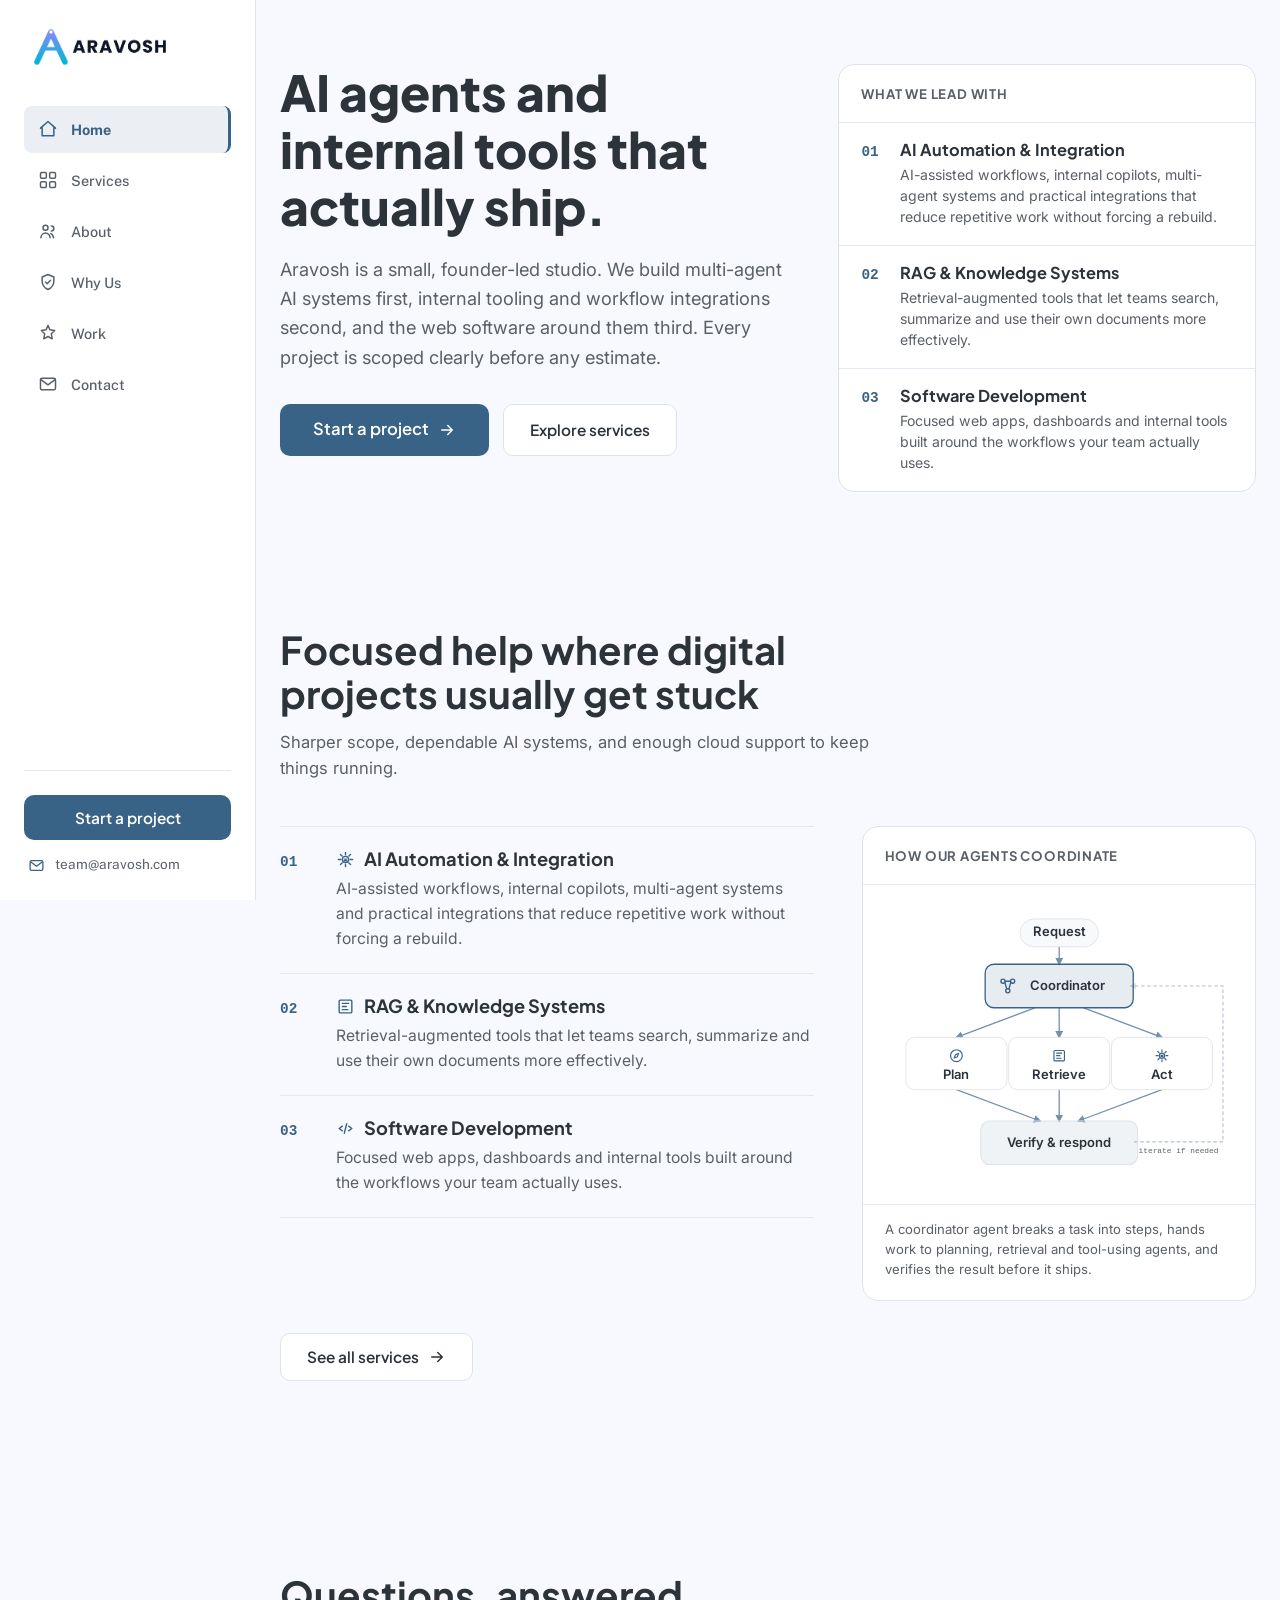
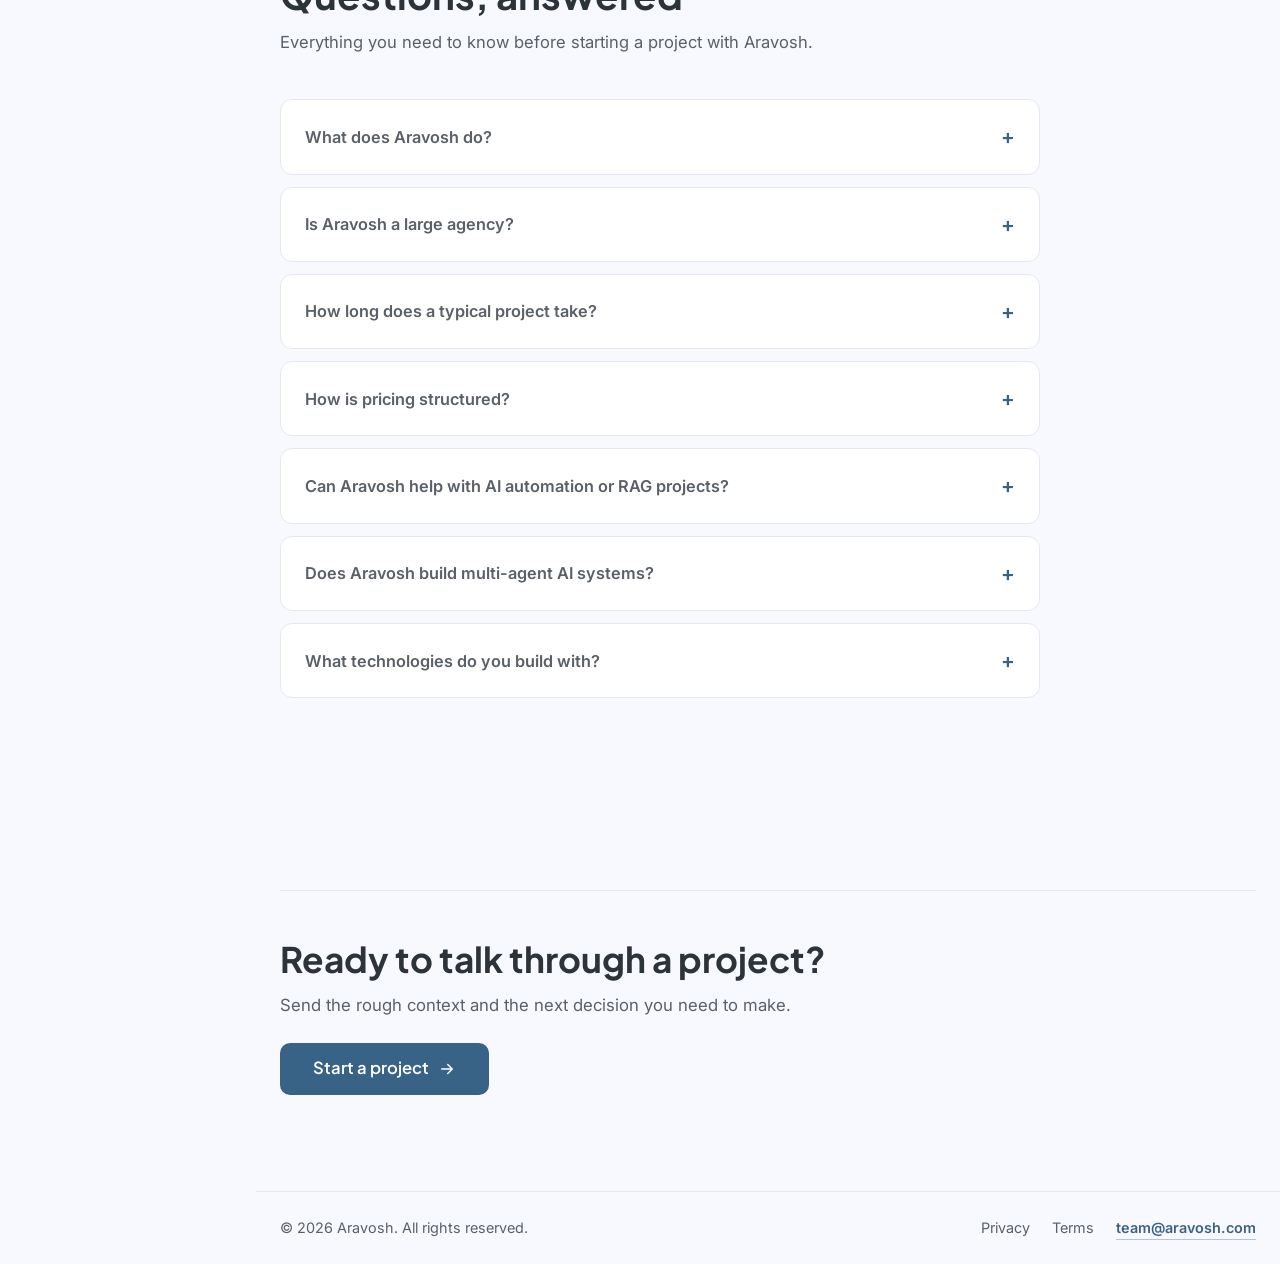
<file: index.html>
<!DOCTYPE html>
<html lang="en">
<head>
  <meta charset="UTF-8" />
  <meta name="viewport" content="width=device-width, initial-scale=1.0" />
  <title>Aravosh | Software, AI Automation & Digital Solutions</title>
  <meta name="description" content="Aravosh helps teams scope, design, build and launch practical web products, AI automations, multi-agent systems, dashboards and cloud-backed tools." />
  <meta name="robots" content="index, follow, max-image-preview:large" />
  <link rel="canonical" href="https://aravosh.com/" />
  <meta name="theme-color" content="#f8f9fe" />
  <meta name="color-scheme" content="light" />
  <meta name="google-site-verification" content="GOOGLE_SITE_VERIFICATION_TOKEN" />

  <link rel="icon" href="/assets/favicon.svg" type="image/svg+xml" />
  <link rel="icon" href="/assets/favicon-32.png" sizes="32x32" type="image/png" />
  <link rel="icon" href="/assets/favicon-48.png" sizes="48x48" type="image/png" />
  <link rel="icon" href="/assets/favicon-96.png" sizes="96x96" type="image/png" />
  <link rel="apple-touch-icon" href="/assets/apple-touch-icon.png" />
  <link rel="manifest" href="/assets/site.webmanifest" />

  <meta property="og:type" content="website" />
  <meta property="og:site_name" content="Aravosh" />
  <meta property="og:locale" content="en_US" />
  <meta property="og:title" content="Aravosh | Software, AI Automation & Digital Solutions" />
  <meta property="og:description" content="Aravosh helps teams scope, design, build and launch practical web products, AI automations, multi-agent systems, dashboards and cloud-backed tools." />
  <meta property="og:url" content="https://aravosh.com/" />
  <meta property="og:image" content="https://aravosh.com/assets/og-image.png" />
  <meta property="og:image:alt" content="Aravosh: technology and digital solutions" />
  <meta property="og:image:width" content="1200" />
  <meta property="og:image:height" content="630" />
  <meta name="twitter:card" content="summary_large_image" />
  <meta name="twitter:title" content="Aravosh | Software, AI Automation & Digital Solutions" />
  <meta name="twitter:description" content="Aravosh helps teams scope, design, build and launch practical web products, AI automations, multi-agent systems, dashboards and cloud-backed tools." />
  <meta name="twitter:image" content="https://aravosh.com/assets/og-image.png" />

  <link rel="preconnect" href="https://fonts.googleapis.com" />
  <link rel="preconnect" href="https://fonts.gstatic.com" crossorigin />
  <link href="https://fonts.googleapis.com/css2?family=Plus+Jakarta+Sans:wght@400;500;600;700;800;900&family=Inter:wght@400;450;500;600;700&family=Public+Sans:wght@400;500;600;700&display=swap" rel="stylesheet" />
  <link rel="stylesheet" href="/styles.css?v=20260621-4" />

  <script type="application/ld+json">
  {"@context":"https://schema.org","@graph":[{"@type":["Organization","ProfessionalService"],"@id":"https://aravosh.com/#org","name":"Aravosh","alternateName":"Aravosh Technologies","url":"https://aravosh.com/","logo":{"@type":"ImageObject","url":"https://aravosh.com/assets/light-logo.jpeg"},"image":"https://aravosh.com/assets/og-image.png","description":"Aravosh is an early-stage technology studio for practical software, AI automation, product design, cloud delivery and technical strategy.","disambiguatingDescription":"Aravosh is a technology studio brand, spelled A-R-A-V-O-S-H, and is not affiliated with any similarly named individual or consulting firm.","slogan":"Practical software, scoped honestly and built with care.","email":"team@aravosh.com","areaServed":"Remote","knowsAbout":["Software Development","Web Development","Product Design","UX","AI Automation","AI Integration","Multi-Agent Systems","AI Agents","Agent Orchestration","Retrieval-Augmented Generation","RAG","Cloud","DevOps","Technical Strategy"],"sameAs":["https://www.linkedin.com/company/aravosh","https://x.com/aravosh","https://www.instagram.com/aravosh"],"contactPoint":{"@type":"ContactPoint","email":"team@aravosh.com","contactType":"customer service","availableLanguage":"English"},"hasOfferCatalog":{"@type":"OfferCatalog","name":"Technology services","itemListElement":[{"@type":"Offer","itemOffered":{"@type":"Service","@id":"https://aravosh.com/services#ai","name":"AI Automation & Integration","description":"AI-assisted workflows, internal copilots, multi-agent systems and practical integrations that reduce repetitive work without forcing a rebuild.","provider":{"@id":"https://aravosh.com/#org"}}},{"@type":"Offer","itemOffered":{"@type":"Service","@id":"https://aravosh.com/services#rag","name":"RAG & Knowledge Systems","description":"Retrieval-augmented tools that let teams search, summarize and use their own documents more effectively.","provider":{"@id":"https://aravosh.com/#org"}}},{"@type":"Offer","itemOffered":{"@type":"Service","@id":"https://aravosh.com/services#dev","name":"Software Development","description":"Focused web apps, dashboards and internal tools built around the workflows your team actually uses.","provider":{"@id":"https://aravosh.com/#org"}}},{"@type":"Offer","itemOffered":{"@type":"Service","@id":"https://aravosh.com/services#design","name":"Product Design & UX","description":"Clear interfaces, prototypes and user flows before the build gets expensive.","provider":{"@id":"https://aravosh.com/#org"}}},{"@type":"Offer","itemOffered":{"@type":"Service","@id":"https://aravosh.com/services#cloud","name":"Cloud & DevOps","description":"Deployment, monitoring and automation for projects that need to be easier to run after launch.","provider":{"@id":"https://aravosh.com/#org"}}},{"@type":"Offer","itemOffered":{"@type":"Service","@id":"https://aravosh.com/services#strategy","name":"Consulting & Strategy","description":"Technical scoping, architecture reviews and practical roadmaps before you commit to a direction.","provider":{"@id":"https://aravosh.com/#org"}}}]}},{"@type":"WebSite","@id":"https://aravosh.com/#website","url":"https://aravosh.com/","name":"Aravosh","description":"Technology, AI automation and digital solutions for ambitious businesses.","publisher":{"@id":"https://aravosh.com/#org"},"inLanguage":"en"},{"@type":"WebPage","@id":"https://aravosh.com/#webpage","url":"https://aravosh.com/","name":"Aravosh | Software, AI Automation & Digital Solutions","description":"Aravosh helps teams scope, design, build and launch practical web products, AI automations, multi-agent systems, dashboards and cloud-backed tools.","isPartOf":{"@id":"https://aravosh.com/#website"},"about":{"@id":"https://aravosh.com/#org"},"inLanguage":"en"},{"@type":"FAQPage","@id":"https://aravosh.com/#faq","mainEntity":[{"@type":"Question","name":"What does Aravosh do?","acceptedAnswer":{"@type":"Answer","text":"Aravosh is an early-stage technology studio that builds practical software, AI automation, product design, cloud delivery and technical strategy for teams that need a clearly scoped project done well."}},{"@type":"Question","name":"Is Aravosh a large agency?","acceptedAnswer":{"@type":"Answer","text":"No. Aravosh is a small, early-stage studio, not a large agency with a long client roster. Projects get founder-led attention rather than being handed off to a big account team."}},{"@type":"Question","name":"How long does a typical project take?","acceptedAnswer":{"@type":"Answer","text":"It depends on scope: a small MVP can launch in under a month, a standard build typically runs two to three months, and larger engagements are scoped as ongoing, phased work."}},{"@type":"Question","name":"How is pricing structured?","acceptedAnswer":{"@type":"Answer","text":"There's no fixed price list. After an initial conversation about scope, timeline and constraints, we follow up with a clear, tailored estimate rather than a generic quote."}},{"@type":"Question","name":"Can Aravosh help with AI automation or RAG projects?","acceptedAnswer":{"@type":"Answer","text":"Yes. We build AI-assisted workflows, internal copilots and retrieval-augmented (RAG) tools that connect models to your documents, CRMs and internal processes."}},{"@type":"Question","name":"Does Aravosh build multi-agent AI systems?","acceptedAnswer":{"@type":"Answer","text":"Yes. We design and build multi-agent systems (coordinated AI agents that plan, hand off tasks and use tools together) for workflows like research, support triage and multi-step operations automation."}},{"@type":"Question","name":"What technologies do you build with?","acceptedAnswer":{"@type":"Answer","text":"Our core stack includes Next.js/React and TypeScript on the frontend, Node.js and Python/FastAPI on the backend, PostgreSQL, vector search and LLM integrations for AI work, and AWS with Docker, Kubernetes and Terraform for cloud and DevOps."}}]}]}
  </script>
</head>
<body>
  <div class="scroll-progress" id="progress" aria-hidden="true"></div>
  <a href="#main" class="skip-link">Skip to content</a>
  <div class="app">

    <aside class="sidebar" id="sidebar" aria-label="Primary">
      <div class="sidebar-head">
        <a href="/" class="brand" aria-label="Aravosh, home">
          <img src="/assets/light-logo.jpeg" alt="Aravosh" class="brand-logo" width="1500" height="390" />
        </a>
      </div>
      <nav class="side-nav" aria-label="Pages">
        <a href="/" class="active" aria-current="page">
          <svg class="side-ico" viewBox="0 0 24 24" aria-hidden="true"><path d="M3 11l9-8 9 8M5 10v10h14V10"/></svg>
          <span>Home</span>
        </a>
        <a href="/services">
          <svg class="side-ico" viewBox="0 0 24 24" aria-hidden="true"><rect x="3" y="3" width="7" height="7" rx="1.5"/><rect x="14" y="3" width="7" height="7" rx="1.5"/><rect x="3" y="14" width="7" height="7" rx="1.5"/><rect x="14" y="14" width="7" height="7" rx="1.5"/></svg>
          <span>Services</span>
        </a>
        <a href="/about">
          <svg class="side-ico" viewBox="0 0 24 24" aria-hidden="true"><circle cx="9" cy="8" r="3"/><path d="M3.5 20a5.5 5.5 0 0111 0M16 6a3 3 0 010 6M18.5 20a5.5 5.5 0 00-3-4.9"/></svg>
          <span>About</span>
        </a>
        <a href="/why">
          <svg class="side-ico" viewBox="0 0 24 24" aria-hidden="true"><path d="M12 3l7 3v5c0 4.5-3 8-7 10-4-2-7-5.5-7-10V6z"/><path d="M9 12l2 2 4-4"/></svg>
          <span>Why Us</span>
        </a>
        <a href="/work">
          <svg class="side-ico" viewBox="0 0 24 24" aria-hidden="true"><path d="M12 3l2.4 5.2L20 9l-4 4 1 6-5-2.8L7 19l1-6-4-4 5.6-.8z"/></svg>
          <span>Work</span>
        </a>
        <a href="/contact">
          <svg class="side-ico" viewBox="0 0 24 24" aria-hidden="true"><rect x="3" y="5" width="18" height="14" rx="2"/><path d="M4 7l8 6 8-6"/></svg>
          <span>Contact</span>
        </a>
      </nav>
      <div class="sidebar-foot">
        <a href="/contact" class="btn btn-primary btn-block">Start a project</a>
        <a href="mailto:team@aravosh.com" class="sidebar-mail">
          <svg class="side-ico" viewBox="0 0 24 24" aria-hidden="true"><rect x="3" y="5" width="18" height="14" rx="2"/><path d="M4 7l8 6 8-6"/></svg>
          team@aravosh.com
        </a>
      </div>
    </aside>
    <div class="content">

      <header class="topbar" data-header>
        <button class="nav-toggle" id="navToggle" aria-label="Open menu" aria-controls="sidebar" aria-expanded="false">
          <span></span><span></span><span></span>
        </button>
        <a href="/" class="brand brand-mobile" aria-label="Aravosh, home">
          <img src="/assets/light-logo.jpeg" alt="Aravosh" class="brand-logo" width="1500" height="390" />
        </a>
        <a href="/contact" class="btn btn-primary topbar-cta">Get in touch</a>
      </header>
      <main id="main">
        <section class="hero">
          <div class="container hero-inner hero-split">
            <div class="hero-copy">
              <h1>AI agents and internal tools that actually ship.</h1>
              <p class="hero-sub">Aravosh is a small, founder-led studio. We build multi-agent AI systems first, internal tooling and workflow integrations second, and the web software around them third. Every project is scoped clearly before any estimate.</p>
              <div class="hero-actions">
                <a href="/contact" class="btn btn-primary btn-cta">Start a project <svg class="icon" viewBox="0 0 24 24" aria-hidden="true"><path d="M5 12h14M13 6l6 6-6 6"/></svg></a>
                <a href="/services" class="btn btn-ghost">Explore services</a>
              </div>
            </div>
            <div class="priority-panel" aria-label="What Aravosh works on, in priority order">
              <div class="priority-panel-head">What we lead with</div>
              <div class="priority-row">
                <span class="priority-rank">01</span>
                <div>
                  <h3>AI Automation &amp; Integration</h3>
                  <p>AI-assisted workflows, internal copilots, multi-agent systems and practical integrations that reduce repetitive work without forcing a rebuild.</p>
                </div>
              </div>
              <div class="priority-row">
                <span class="priority-rank">02</span>
                <div>
                  <h3>RAG &amp; Knowledge Systems</h3>
                  <p>Retrieval-augmented tools that let teams search, summarize and use their own documents more effectively.</p>
                </div>
              </div>
              <div class="priority-row">
                <span class="priority-rank">03</span>
                <div>
                  <h3>Software Development</h3>
                  <p>Focused web apps, dashboards and internal tools built around the workflows your team actually uses.</p>
                </div>
              </div>
            </div>
          </div>
        </section>
        <section class="section">
          <div class="container">
            <header class="section-head">
              <h2>Focused help where digital projects usually get stuck</h2>
              <p>Sharper scope, dependable AI systems, and enough cloud support to keep things running.</p>
            </header>
            <div class="service-split">
              <div class="service-list">
          <div class="service-row">
            <span class="service-rank" aria-hidden="true">01</span>
            <div>
              <h3><svg viewBox="0 0 24 24" aria-hidden="true"><path d="M12 3v3M12 18v3M3 12h3M18 12h3M5.6 5.6l2.1 2.1M16.3 16.3l2.1 2.1M18.4 5.6l-2.1 2.1M7.7 16.3l-2.1 2.1"/><circle cx="12" cy="12" r="4"/><path d="M10.5 11.5h3M10.5 13.5h3"/></svg> AI Automation &amp; Integration</h3>
              <p>AI-assisted workflows, internal copilots, multi-agent systems and practical integrations that reduce repetitive work without forcing a rebuild.</p>
            </div>
          </div>
          <div class="service-row">
            <span class="service-rank" aria-hidden="true">02</span>
            <div>
              <h3><svg viewBox="0 0 24 24" aria-hidden="true"><path d="M4 5.5C4 4.7 4.7 4 5.5 4h13c.8 0 1.5.7 1.5 1.5v13c0 .8-.7 1.5-1.5 1.5h-13C4.7 20 4 19.3 4 18.5z"/><path d="M8 8h8M8 12h5M8 16h7"/></svg> RAG &amp; Knowledge Systems</h3>
              <p>Retrieval-augmented tools that let teams search, summarize and use their own documents more effectively.</p>
            </div>
          </div>
          <div class="service-row">
            <span class="service-rank" aria-hidden="true">03</span>
            <div>
              <h3><svg viewBox="0 0 24 24" aria-hidden="true"><path d="M8 9l-4 3 4 3M16 9l4 3-4 3M13.5 6l-3 12"/></svg> Software Development</h3>
              <p>Focused web apps, dashboards and internal tools built around the workflows your team actually uses.</p>
            </div>
          </div>
        </div>
              <figure class="priority-panel agent-diagram">
            <div class="priority-panel-head">How our agents coordinate</div>
            <div class="agent-diagram-body">
              <svg viewBox="0 0 400 320" aria-hidden="true">
                <defs>
                  <marker id="diagramArrow" viewBox="0 0 10 10" refX="8" refY="5" markerWidth="6" markerHeight="6" orient="auto-start-reverse">
                    <path d="M0,0 L10,5 L0,10 z" fill="var(--accent)" />
                  </marker>
                  <marker id="diagramArrowSoft" viewBox="0 0 10 10" refX="8" refY="5" markerWidth="6" markerHeight="6" orient="auto-start-reverse">
                    <path d="M0,0 L10,5 L0,10 z" fill="var(--accent)" opacity="0.5" />
                  </marker>
                </defs>

                <path d="M200,48 L200,68" class="diagram-edge" marker-end="url(#diagramArrow)" />
                <path d="M172,118 L82,152" class="diagram-edge" marker-end="url(#diagramArrow)" />
                <path d="M200,118 L200,152" class="diagram-edge" marker-end="url(#diagramArrow)" />
                <path d="M228,118 L318,152" class="diagram-edge" marker-end="url(#diagramArrow)" />
                <path d="M82,212 L178,248" class="diagram-edge" marker-end="url(#diagramArrow)" />
                <path d="M200,212 L200,248" class="diagram-edge" marker-end="url(#diagramArrow)" />
                <path d="M318,212 L222,248" class="diagram-edge" marker-end="url(#diagramArrow)" />
                <polyline points="286,272 388,272 388,93 282,93" class="diagram-edge-feedback" marker-end="url(#diagramArrowSoft)" />
                <text x="337" y="285" class="diagram-tag" text-anchor="middle">iterate if needed</text>

                <rect x="155" y="16" width="90" height="32" rx="16" class="diagram-node diagram-node-request" />
                <text x="200" y="36" class="diagram-label" text-anchor="middle">Request</text>

                <rect x="115" y="68" width="170" height="50" rx="10" class="diagram-node diagram-node-primary" />
                <svg x="130" y="82" width="22" height="22" viewBox="0 0 24 24" class="diagram-icon"><circle cx="6" cy="6" r="2.6"/><circle cx="18" cy="6" r="2.6"/><circle cx="12" cy="18" r="2.6"/><path d="M8.3 7.4L10.4 15M15.7 7.4L13.6 15M8.6 6H15.4"/></svg>
                <text x="210" y="98" class="diagram-label" text-anchor="middle">Coordinator</text>

                <rect x="24" y="152" width="116" height="60" rx="10" class="diagram-node" />
                <svg x="73" y="164" width="18" height="18" viewBox="0 0 24 24" class="diagram-icon"><circle cx="12" cy="12" r="9"/><path d="M15.5 8.5l-2 5-5 2 2-5z"/></svg>
                <text x="82" y="200" class="diagram-label" text-anchor="middle">Plan</text>

                <rect x="142" y="152" width="116" height="60" rx="10" class="diagram-node" />
                <svg x="191" y="164" width="18" height="18" viewBox="0 0 24 24" class="diagram-icon"><path d="M4 5.5C4 4.7 4.7 4 5.5 4h13c.8 0 1.5.7 1.5 1.5v13c0 .8-.7 1.5-1.5 1.5h-13C4.7 20 4 19.3 4 18.5z"/><path d="M8 8h8M8 12h5M8 16h7"/></svg>
                <text x="200" y="200" class="diagram-label" text-anchor="middle">Retrieve</text>

                <rect x="260" y="152" width="116" height="60" rx="10" class="diagram-node" />
                <svg x="309" y="164" width="18" height="18" viewBox="0 0 24 24" class="diagram-icon"><path d="M12 3v3M12 18v3M3 12h3M18 12h3M5.6 5.6l2.1 2.1M16.3 16.3l2.1 2.1M18.4 5.6l-2.1 2.1M7.7 16.3l-2.1 2.1"/><circle cx="12" cy="12" r="4"/><path d="M10.5 11.5h3M10.5 13.5h3"/></svg>
                <text x="318" y="200" class="diagram-label" text-anchor="middle">Act</text>

                <rect x="110" y="248" width="180" height="50" rx="10" class="diagram-node diagram-node-verify" />
                <text x="200" y="278" class="diagram-label" text-anchor="middle">Verify &amp; respond</text>
              </svg>
            </div>
            <figcaption class="agent-diagram-caption">A coordinator agent breaks a task into steps, hands work to planning, retrieval and tool-using agents, and verifies the result before it ships.</figcaption>
          </figure>
            </div>
            <div class="center-row">
              <a href="/services" class="btn btn-ghost">See all services <svg class="icon" viewBox="0 0 24 24" aria-hidden="true"><path d="M5 12h14M13 6l6 6-6 6"/></svg></a>
            </div>
          </div>
        </section>
        <section class="section faq-section">
          <div class="container">
            <header class="section-head">
              <h2>Questions, answered</h2>
              <p>Everything you need to know before starting a project with Aravosh.</p>
            </header>
            <div class="faq-list">
              <details class="faq-item">
                <summary>What does Aravosh do?</summary>
                <p>Aravosh is an early-stage technology studio that builds practical software, AI automation, product design, cloud delivery and technical strategy for teams that need a clearly scoped project done well.</p>
              </details>
              <details class="faq-item">
                <summary>Is Aravosh a large agency?</summary>
                <p>No. Aravosh is a small, early-stage studio, not a large agency with a long client roster. Projects get founder-led attention rather than being handed off to a big account team.</p>
              </details>
              <details class="faq-item">
                <summary>How long does a typical project take?</summary>
                <p>It depends on scope: a small MVP can launch in under a month, a standard build typically runs two to three months, and larger engagements are scoped as ongoing, phased work.</p>
              </details>
              <details class="faq-item">
                <summary>How is pricing structured?</summary>
                <p>There's no fixed price list. After an initial conversation about scope, timeline and constraints, we follow up with a clear, tailored estimate rather than a generic quote.</p>
              </details>
              <details class="faq-item">
                <summary>Can Aravosh help with AI automation or RAG projects?</summary>
                <p>Yes. We build AI-assisted workflows, internal copilots and retrieval-augmented (RAG) tools that connect models to your documents, CRMs and internal processes.</p>
              </details>
              <details class="faq-item">
                <summary>Does Aravosh build multi-agent AI systems?</summary>
                <p>Yes. We design and build multi-agent systems (coordinated AI agents that plan, hand off tasks and use tools together) for workflows like research, support triage and multi-step operations automation.</p>
              </details>
              <details class="faq-item">
                <summary>What technologies do you build with?</summary>
                <p>Our core stack includes Next.js/React and TypeScript on the frontend, Node.js and Python/FastAPI on the backend, PostgreSQL, vector search and LLM integrations for AI work, and AWS with Docker, Kubernetes and Terraform for cloud and DevOps.</p>
              </details>
            </div>
          </div>
        </section>
        <div class="container">
          <section class="section">
          <div class="cta">
            <h2>Ready to talk through a project?</h2>
            <p>Send the rough context and the next decision you need to make.</p>
            <a href="/contact" class="btn btn-primary btn-cta">Start a project
              <svg class="icon" viewBox="0 0 24 24" aria-hidden="true"><path d="M5 12h14M13 6l6 6-6 6"/></svg></a>
          </div>
        </section>
        </div>
      </main>

      <footer class="app-footer">
        <span>&copy; <span id="year"></span> Aravosh. All rights reserved.</span>
        <nav class="footer-legal" aria-label="Legal">
          <a href="/privacy">Privacy</a>
          <a href="/terms">Terms</a>
          <a href="mailto:team@aravosh.com" class="email-link">team@aravosh.com</a>
        </nav>
      </footer>
    </div>
  </div>
  <div class="sidebar-backdrop" id="backdrop" hidden></div>
  <script src="/script.js" defer></script>
</body>
</html>
</file>
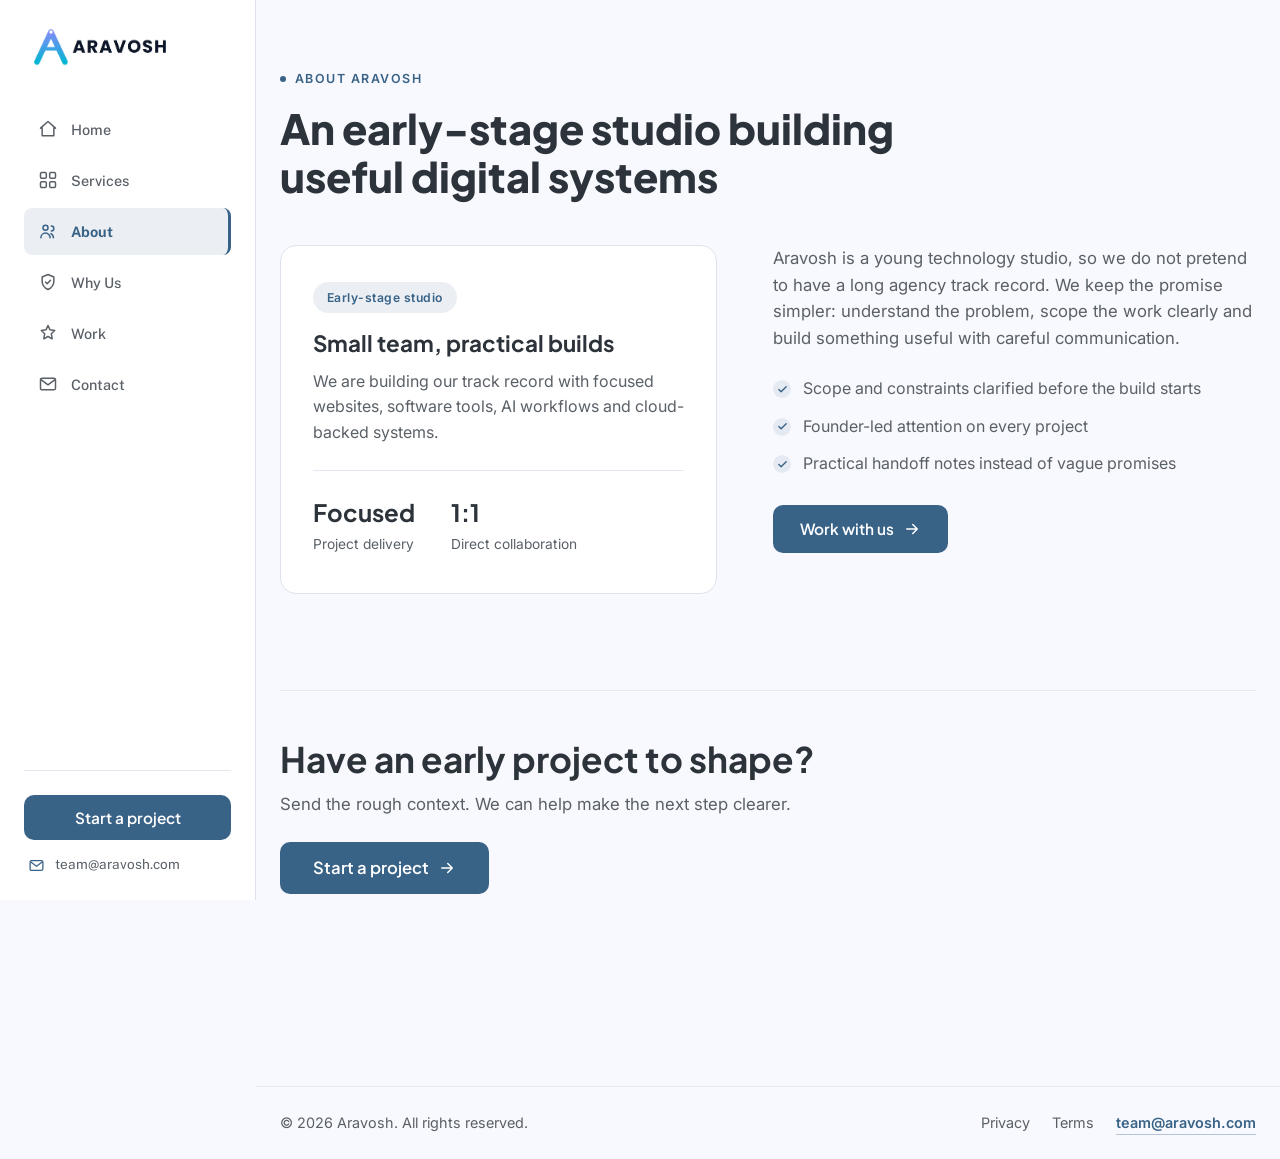
<file: about.html>
<!DOCTYPE html>
<html lang="en">
<head>
  <meta charset="UTF-8" />
  <meta name="viewport" content="width=device-width, initial-scale=1.0" />
  <title>About | Aravosh</title>
  <meta name="description" content="Aravosh is an early-stage technology studio building practical software, AI workflows and digital systems." />
  <meta name="robots" content="index, follow, max-image-preview:large" />
  <link rel="canonical" href="https://aravosh.com/about" />
  <meta name="theme-color" content="#f8f9fe" />
  <meta name="color-scheme" content="light" />
  <meta name="google-site-verification" content="GOOGLE_SITE_VERIFICATION_TOKEN" />

  <link rel="icon" href="/assets/favicon.svg" type="image/svg+xml" />
  <link rel="icon" href="/assets/favicon-32.png" sizes="32x32" type="image/png" />
  <link rel="icon" href="/assets/favicon-48.png" sizes="48x48" type="image/png" />
  <link rel="icon" href="/assets/favicon-96.png" sizes="96x96" type="image/png" />
  <link rel="apple-touch-icon" href="/assets/apple-touch-icon.png" />
  <link rel="manifest" href="/assets/site.webmanifest" />

  <meta property="og:type" content="website" />
  <meta property="og:site_name" content="Aravosh" />
  <meta property="og:locale" content="en_US" />
  <meta property="og:title" content="About | Aravosh" />
  <meta property="og:description" content="Aravosh is an early-stage technology studio building practical software, AI workflows and digital systems." />
  <meta property="og:url" content="https://aravosh.com/about" />
  <meta property="og:image" content="https://aravosh.com/assets/og-image.png" />
  <meta property="og:image:alt" content="Aravosh: technology and digital solutions" />
  <meta property="og:image:width" content="1200" />
  <meta property="og:image:height" content="630" />
  <meta name="twitter:card" content="summary_large_image" />
  <meta name="twitter:title" content="About | Aravosh" />
  <meta name="twitter:description" content="Aravosh is an early-stage technology studio building practical software, AI workflows and digital systems." />
  <meta name="twitter:image" content="https://aravosh.com/assets/og-image.png" />

  <link rel="preconnect" href="https://fonts.googleapis.com" />
  <link rel="preconnect" href="https://fonts.gstatic.com" crossorigin />
  <link href="https://fonts.googleapis.com/css2?family=Plus+Jakarta+Sans:wght@400;500;600;700;800;900&family=Inter:wght@400;450;500;600;700&family=Public+Sans:wght@400;500;600;700&display=swap" rel="stylesheet" />
  <link rel="stylesheet" href="/styles.css?v=20260621-4" />

  <script type="application/ld+json">
  {"@context":"https://schema.org","@graph":[{"@type":["Organization","ProfessionalService"],"@id":"https://aravosh.com/#org","name":"Aravosh","alternateName":"Aravosh Technologies","url":"https://aravosh.com/","logo":{"@type":"ImageObject","url":"https://aravosh.com/assets/light-logo.jpeg"},"image":"https://aravosh.com/assets/og-image.png","description":"Aravosh is an early-stage technology studio for practical software, AI automation, product design, cloud delivery and technical strategy.","disambiguatingDescription":"Aravosh is a technology studio brand, spelled A-R-A-V-O-S-H, and is not affiliated with any similarly named individual or consulting firm.","slogan":"Practical software, scoped honestly and built with care.","email":"team@aravosh.com","areaServed":"Remote","knowsAbout":["Software Development","Web Development","Product Design","UX","AI Automation","AI Integration","Multi-Agent Systems","AI Agents","Agent Orchestration","Retrieval-Augmented Generation","RAG","Cloud","DevOps","Technical Strategy"],"sameAs":["https://www.linkedin.com/company/aravosh","https://x.com/aravosh","https://www.instagram.com/aravosh"],"contactPoint":{"@type":"ContactPoint","email":"team@aravosh.com","contactType":"customer service","availableLanguage":"English"},"hasOfferCatalog":{"@type":"OfferCatalog","name":"Technology services","itemListElement":[{"@type":"Offer","itemOffered":{"@type":"Service","@id":"https://aravosh.com/services#ai","name":"AI Automation & Integration","description":"AI-assisted workflows, internal copilots, multi-agent systems and practical integrations that reduce repetitive work without forcing a rebuild.","provider":{"@id":"https://aravosh.com/#org"}}},{"@type":"Offer","itemOffered":{"@type":"Service","@id":"https://aravosh.com/services#rag","name":"RAG & Knowledge Systems","description":"Retrieval-augmented tools that let teams search, summarize and use their own documents more effectively.","provider":{"@id":"https://aravosh.com/#org"}}},{"@type":"Offer","itemOffered":{"@type":"Service","@id":"https://aravosh.com/services#dev","name":"Software Development","description":"Focused web apps, dashboards and internal tools built around the workflows your team actually uses.","provider":{"@id":"https://aravosh.com/#org"}}},{"@type":"Offer","itemOffered":{"@type":"Service","@id":"https://aravosh.com/services#design","name":"Product Design & UX","description":"Clear interfaces, prototypes and user flows before the build gets expensive.","provider":{"@id":"https://aravosh.com/#org"}}},{"@type":"Offer","itemOffered":{"@type":"Service","@id":"https://aravosh.com/services#cloud","name":"Cloud & DevOps","description":"Deployment, monitoring and automation for projects that need to be easier to run after launch.","provider":{"@id":"https://aravosh.com/#org"}}},{"@type":"Offer","itemOffered":{"@type":"Service","@id":"https://aravosh.com/services#strategy","name":"Consulting & Strategy","description":"Technical scoping, architecture reviews and practical roadmaps before you commit to a direction.","provider":{"@id":"https://aravosh.com/#org"}}}]}},{"@type":"WebSite","@id":"https://aravosh.com/#website","url":"https://aravosh.com/","name":"Aravosh","description":"Technology, AI automation and digital solutions for ambitious businesses.","publisher":{"@id":"https://aravosh.com/#org"},"inLanguage":"en"},{"@type":"WebPage","@id":"https://aravosh.com/about#webpage","url":"https://aravosh.com/about","name":"About | Aravosh","description":"Aravosh is an early-stage technology studio building practical software, AI workflows and digital systems.","isPartOf":{"@id":"https://aravosh.com/#website"},"about":{"@id":"https://aravosh.com/#org"},"inLanguage":"en"},{"@type":"BreadcrumbList","itemListElement":[{"@type":"ListItem","position":1,"name":"Home","item":"https://aravosh.com/"},{"@type":"ListItem","position":2,"name":"About","item":"https://aravosh.com/about"}]}]}
  </script>
</head>
<body>
  <div class="scroll-progress" id="progress" aria-hidden="true"></div>
  <a href="#main" class="skip-link">Skip to content</a>
  <div class="app">

    <aside class="sidebar" id="sidebar" aria-label="Primary">
      <div class="sidebar-head">
        <a href="/" class="brand" aria-label="Aravosh, home">
          <img src="/assets/light-logo.jpeg" alt="Aravosh" class="brand-logo" width="1500" height="390" />
        </a>
      </div>
      <nav class="side-nav" aria-label="Pages">
        <a href="/">
          <svg class="side-ico" viewBox="0 0 24 24" aria-hidden="true"><path d="M3 11l9-8 9 8M5 10v10h14V10"/></svg>
          <span>Home</span>
        </a>
        <a href="/services">
          <svg class="side-ico" viewBox="0 0 24 24" aria-hidden="true"><rect x="3" y="3" width="7" height="7" rx="1.5"/><rect x="14" y="3" width="7" height="7" rx="1.5"/><rect x="3" y="14" width="7" height="7" rx="1.5"/><rect x="14" y="14" width="7" height="7" rx="1.5"/></svg>
          <span>Services</span>
        </a>
        <a href="/about" class="active" aria-current="page">
          <svg class="side-ico" viewBox="0 0 24 24" aria-hidden="true"><circle cx="9" cy="8" r="3"/><path d="M3.5 20a5.5 5.5 0 0111 0M16 6a3 3 0 010 6M18.5 20a5.5 5.5 0 00-3-4.9"/></svg>
          <span>About</span>
        </a>
        <a href="/why">
          <svg class="side-ico" viewBox="0 0 24 24" aria-hidden="true"><path d="M12 3l7 3v5c0 4.5-3 8-7 10-4-2-7-5.5-7-10V6z"/><path d="M9 12l2 2 4-4"/></svg>
          <span>Why Us</span>
        </a>
        <a href="/work">
          <svg class="side-ico" viewBox="0 0 24 24" aria-hidden="true"><path d="M12 3l2.4 5.2L20 9l-4 4 1 6-5-2.8L7 19l1-6-4-4 5.6-.8z"/></svg>
          <span>Work</span>
        </a>
        <a href="/contact">
          <svg class="side-ico" viewBox="0 0 24 24" aria-hidden="true"><rect x="3" y="5" width="18" height="14" rx="2"/><path d="M4 7l8 6 8-6"/></svg>
          <span>Contact</span>
        </a>
      </nav>
      <div class="sidebar-foot">
        <a href="/contact" class="btn btn-primary btn-block">Start a project</a>
        <a href="mailto:team@aravosh.com" class="sidebar-mail">
          <svg class="side-ico" viewBox="0 0 24 24" aria-hidden="true"><rect x="3" y="5" width="18" height="14" rx="2"/><path d="M4 7l8 6 8-6"/></svg>
          team@aravosh.com
        </a>
      </div>
    </aside>
    <div class="content">

      <header class="topbar" data-header>
        <button class="nav-toggle" id="navToggle" aria-label="Open menu" aria-controls="sidebar" aria-expanded="false">
          <span></span><span></span><span></span>
        </button>
        <a href="/" class="brand brand-mobile" aria-label="Aravosh, home">
          <img src="/assets/light-logo.jpeg" alt="Aravosh" class="brand-logo" width="1500" height="390" />
        </a>
        <a href="/contact" class="btn btn-primary topbar-cta">Get in touch</a>
      </header>
      <main id="main">
        <div class="page container">
          <header class="page-head">
          <span class="eyebrow"><span class="eyebrow-dot"></span> About Aravosh</span>
          <h1>An early-stage studio building useful digital systems</h1>
          
        </header>
          <div class="about-inner">
            <div class="about-media">
              <div class="about-card">
                <span class="about-chip">Early-stage studio</span>
                <h3>Small team, practical builds</h3>
                <p>We are building our track record with focused websites, software tools, AI workflows and cloud-backed systems.</p>
                <div class="about-card-stats">
                  <div><strong>Focused</strong><span>Project delivery</span></div>
                  <div><strong>1:1</strong><span>Direct collaboration</span></div>
                </div>
              </div>
            </div>
            <div class="about-text">
              <p>Aravosh is a young technology studio, so we do not pretend to have a long agency track record. We keep the promise simpler: understand the problem, scope the work clearly and build something useful with careful communication.</p>
              <ul class="check-list">
                <li>Scope and constraints clarified before the build starts</li>
                <li>Founder-led attention on every project</li>
                <li>Practical handoff notes instead of vague promises</li>
              </ul>
              <a href="/contact" class="btn btn-primary">Work with us <svg class="icon" viewBox="0 0 24 24" aria-hidden="true"><path d="M5 12h14M13 6l6 6-6 6"/></svg></a>
            </div>
          </div>
          <section class="section">
          <div class="cta">
            <h2>Have an early project to shape?</h2>
            <p>Send the rough context. We can help make the next step clearer.</p>
            <a href="/contact" class="btn btn-primary btn-cta">Start a project
              <svg class="icon" viewBox="0 0 24 24" aria-hidden="true"><path d="M5 12h14M13 6l6 6-6 6"/></svg></a>
          </div>
        </section>
        </div>
      </main>

      <footer class="app-footer">
        <span>&copy; <span id="year"></span> Aravosh. All rights reserved.</span>
        <nav class="footer-legal" aria-label="Legal">
          <a href="/privacy">Privacy</a>
          <a href="/terms">Terms</a>
          <a href="mailto:team@aravosh.com" class="email-link">team@aravosh.com</a>
        </nav>
      </footer>
    </div>
  </div>
  <div class="sidebar-backdrop" id="backdrop" hidden></div>
  <script src="/script.js" defer></script>
</body>
</html>
</file>
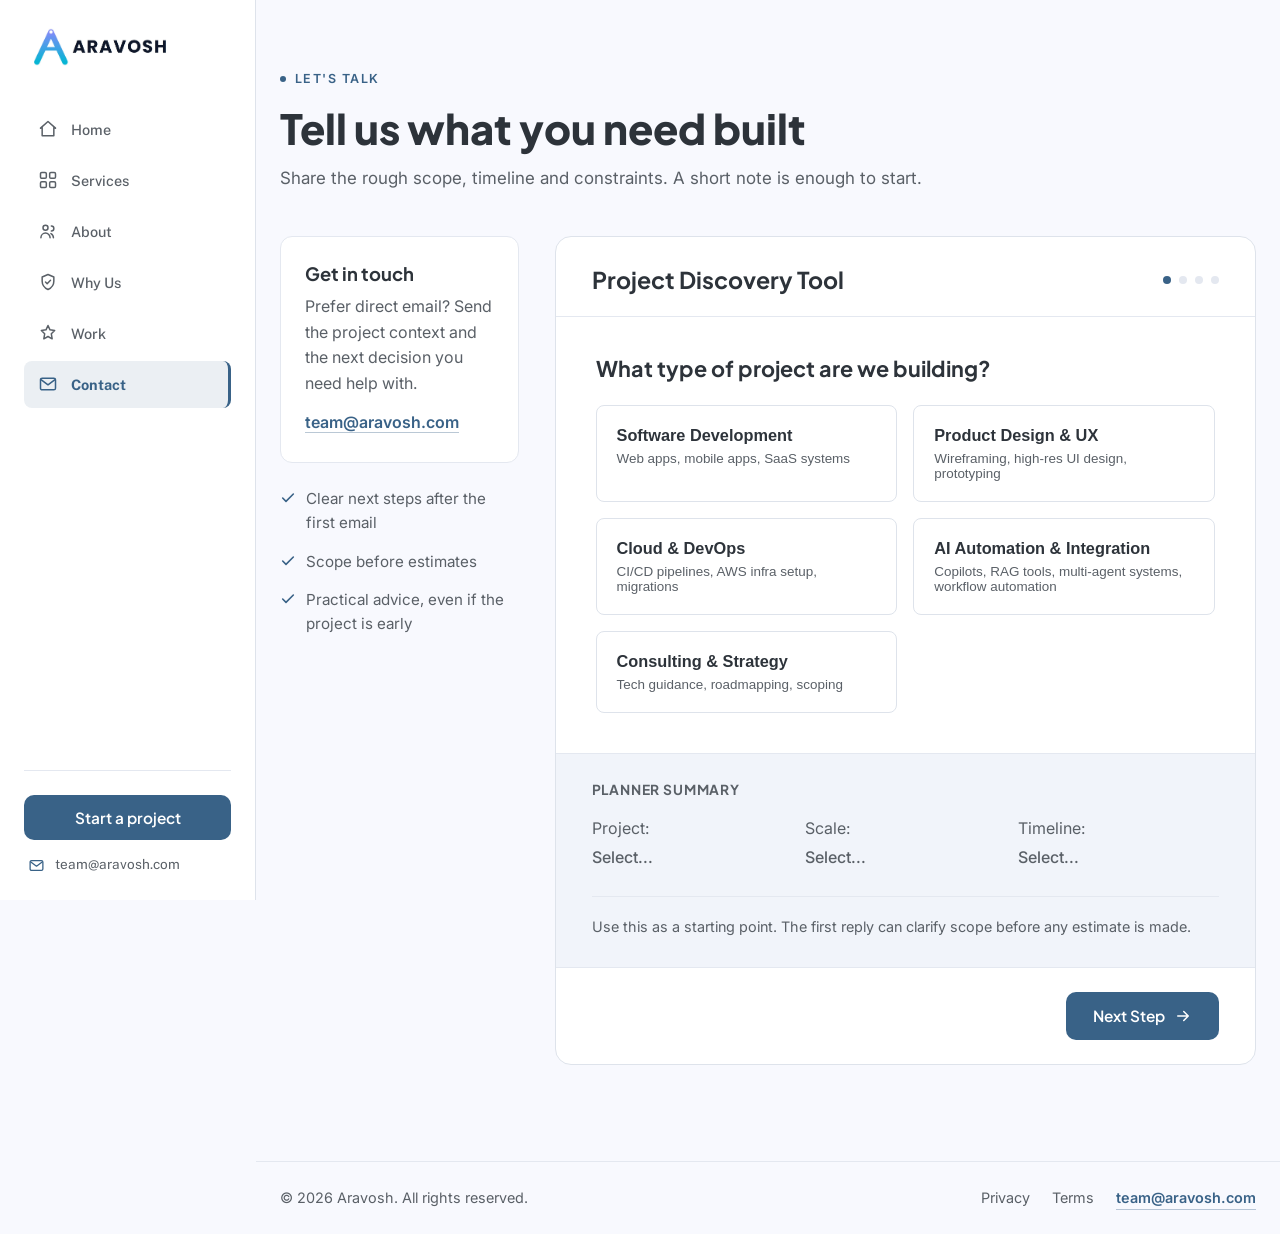
<file: contact.html>
<!DOCTYPE html>
<html lang="en">
<head>
  <meta charset="UTF-8" />
  <meta name="viewport" content="width=device-width, initial-scale=1.0" />
  <title>Contact | Aravosh</title>
  <meta name="description" content="Tell Aravosh what you need built, automated, integrated, scoped or cleaned up." />
  <meta name="robots" content="index, follow, max-image-preview:large" />
  <link rel="canonical" href="https://aravosh.com/contact" />
  <meta name="theme-color" content="#f8f9fe" />
  <meta name="color-scheme" content="light" />
  <meta name="google-site-verification" content="GOOGLE_SITE_VERIFICATION_TOKEN" />

  <link rel="icon" href="/assets/favicon.svg" type="image/svg+xml" />
  <link rel="icon" href="/assets/favicon-32.png" sizes="32x32" type="image/png" />
  <link rel="icon" href="/assets/favicon-48.png" sizes="48x48" type="image/png" />
  <link rel="icon" href="/assets/favicon-96.png" sizes="96x96" type="image/png" />
  <link rel="apple-touch-icon" href="/assets/apple-touch-icon.png" />
  <link rel="manifest" href="/assets/site.webmanifest" />

  <meta property="og:type" content="website" />
  <meta property="og:site_name" content="Aravosh" />
  <meta property="og:locale" content="en_US" />
  <meta property="og:title" content="Contact | Aravosh" />
  <meta property="og:description" content="Tell Aravosh what you need built, automated, integrated, scoped or cleaned up." />
  <meta property="og:url" content="https://aravosh.com/contact" />
  <meta property="og:image" content="https://aravosh.com/assets/og-image.png" />
  <meta property="og:image:alt" content="Aravosh: technology and digital solutions" />
  <meta property="og:image:width" content="1200" />
  <meta property="og:image:height" content="630" />
  <meta name="twitter:card" content="summary_large_image" />
  <meta name="twitter:title" content="Contact | Aravosh" />
  <meta name="twitter:description" content="Tell Aravosh what you need built, automated, integrated, scoped or cleaned up." />
  <meta name="twitter:image" content="https://aravosh.com/assets/og-image.png" />

  <link rel="preconnect" href="https://fonts.googleapis.com" />
  <link rel="preconnect" href="https://fonts.gstatic.com" crossorigin />
  <link href="https://fonts.googleapis.com/css2?family=Plus+Jakarta+Sans:wght@400;500;600;700;800;900&family=Inter:wght@400;450;500;600;700&family=Public+Sans:wght@400;500;600;700&display=swap" rel="stylesheet" />
  <link rel="stylesheet" href="/styles.css?v=20260621-4" />

  <script type="application/ld+json">
  {"@context":"https://schema.org","@graph":[{"@type":["Organization","ProfessionalService"],"@id":"https://aravosh.com/#org","name":"Aravosh","alternateName":"Aravosh Technologies","url":"https://aravosh.com/","logo":{"@type":"ImageObject","url":"https://aravosh.com/assets/light-logo.jpeg"},"image":"https://aravosh.com/assets/og-image.png","description":"Aravosh is an early-stage technology studio for practical software, AI automation, product design, cloud delivery and technical strategy.","disambiguatingDescription":"Aravosh is a technology studio brand, spelled A-R-A-V-O-S-H, and is not affiliated with any similarly named individual or consulting firm.","slogan":"Practical software, scoped honestly and built with care.","email":"team@aravosh.com","areaServed":"Remote","knowsAbout":["Software Development","Web Development","Product Design","UX","AI Automation","AI Integration","Multi-Agent Systems","AI Agents","Agent Orchestration","Retrieval-Augmented Generation","RAG","Cloud","DevOps","Technical Strategy"],"sameAs":["https://www.linkedin.com/company/aravosh","https://x.com/aravosh","https://www.instagram.com/aravosh"],"contactPoint":{"@type":"ContactPoint","email":"team@aravosh.com","contactType":"customer service","availableLanguage":"English"},"hasOfferCatalog":{"@type":"OfferCatalog","name":"Technology services","itemListElement":[{"@type":"Offer","itemOffered":{"@type":"Service","@id":"https://aravosh.com/services#ai","name":"AI Automation & Integration","description":"AI-assisted workflows, internal copilots, multi-agent systems and practical integrations that reduce repetitive work without forcing a rebuild.","provider":{"@id":"https://aravosh.com/#org"}}},{"@type":"Offer","itemOffered":{"@type":"Service","@id":"https://aravosh.com/services#rag","name":"RAG & Knowledge Systems","description":"Retrieval-augmented tools that let teams search, summarize and use their own documents more effectively.","provider":{"@id":"https://aravosh.com/#org"}}},{"@type":"Offer","itemOffered":{"@type":"Service","@id":"https://aravosh.com/services#dev","name":"Software Development","description":"Focused web apps, dashboards and internal tools built around the workflows your team actually uses.","provider":{"@id":"https://aravosh.com/#org"}}},{"@type":"Offer","itemOffered":{"@type":"Service","@id":"https://aravosh.com/services#design","name":"Product Design & UX","description":"Clear interfaces, prototypes and user flows before the build gets expensive.","provider":{"@id":"https://aravosh.com/#org"}}},{"@type":"Offer","itemOffered":{"@type":"Service","@id":"https://aravosh.com/services#cloud","name":"Cloud & DevOps","description":"Deployment, monitoring and automation for projects that need to be easier to run after launch.","provider":{"@id":"https://aravosh.com/#org"}}},{"@type":"Offer","itemOffered":{"@type":"Service","@id":"https://aravosh.com/services#strategy","name":"Consulting & Strategy","description":"Technical scoping, architecture reviews and practical roadmaps before you commit to a direction.","provider":{"@id":"https://aravosh.com/#org"}}}]}},{"@type":"WebSite","@id":"https://aravosh.com/#website","url":"https://aravosh.com/","name":"Aravosh","description":"Technology, AI automation and digital solutions for ambitious businesses.","publisher":{"@id":"https://aravosh.com/#org"},"inLanguage":"en"},{"@type":"WebPage","@id":"https://aravosh.com/contact#webpage","url":"https://aravosh.com/contact","name":"Contact | Aravosh","description":"Tell Aravosh what you need built, automated, integrated, scoped or cleaned up.","isPartOf":{"@id":"https://aravosh.com/#website"},"about":{"@id":"https://aravosh.com/#org"},"inLanguage":"en"},{"@type":"BreadcrumbList","itemListElement":[{"@type":"ListItem","position":1,"name":"Home","item":"https://aravosh.com/"},{"@type":"ListItem","position":2,"name":"Contact","item":"https://aravosh.com/contact"}]}]}
  </script>
</head>
<body>
  <div class="scroll-progress" id="progress" aria-hidden="true"></div>
  <a href="#main" class="skip-link">Skip to content</a>
  <div class="app">

    <aside class="sidebar" id="sidebar" aria-label="Primary">
      <div class="sidebar-head">
        <a href="/" class="brand" aria-label="Aravosh, home">
          <img src="/assets/light-logo.jpeg" alt="Aravosh" class="brand-logo" width="1500" height="390" />
        </a>
      </div>
      <nav class="side-nav" aria-label="Pages">
        <a href="/">
          <svg class="side-ico" viewBox="0 0 24 24" aria-hidden="true"><path d="M3 11l9-8 9 8M5 10v10h14V10"/></svg>
          <span>Home</span>
        </a>
        <a href="/services">
          <svg class="side-ico" viewBox="0 0 24 24" aria-hidden="true"><rect x="3" y="3" width="7" height="7" rx="1.5"/><rect x="14" y="3" width="7" height="7" rx="1.5"/><rect x="3" y="14" width="7" height="7" rx="1.5"/><rect x="14" y="14" width="7" height="7" rx="1.5"/></svg>
          <span>Services</span>
        </a>
        <a href="/about">
          <svg class="side-ico" viewBox="0 0 24 24" aria-hidden="true"><circle cx="9" cy="8" r="3"/><path d="M3.5 20a5.5 5.5 0 0111 0M16 6a3 3 0 010 6M18.5 20a5.5 5.5 0 00-3-4.9"/></svg>
          <span>About</span>
        </a>
        <a href="/why">
          <svg class="side-ico" viewBox="0 0 24 24" aria-hidden="true"><path d="M12 3l7 3v5c0 4.5-3 8-7 10-4-2-7-5.5-7-10V6z"/><path d="M9 12l2 2 4-4"/></svg>
          <span>Why Us</span>
        </a>
        <a href="/work">
          <svg class="side-ico" viewBox="0 0 24 24" aria-hidden="true"><path d="M12 3l2.4 5.2L20 9l-4 4 1 6-5-2.8L7 19l1-6-4-4 5.6-.8z"/></svg>
          <span>Work</span>
        </a>
        <a href="/contact" class="active" aria-current="page">
          <svg class="side-ico" viewBox="0 0 24 24" aria-hidden="true"><rect x="3" y="5" width="18" height="14" rx="2"/><path d="M4 7l8 6 8-6"/></svg>
          <span>Contact</span>
        </a>
      </nav>
      <div class="sidebar-foot">
        <a href="/contact" class="btn btn-primary btn-block">Start a project</a>
        <a href="mailto:team@aravosh.com" class="sidebar-mail">
          <svg class="side-ico" viewBox="0 0 24 24" aria-hidden="true"><rect x="3" y="5" width="18" height="14" rx="2"/><path d="M4 7l8 6 8-6"/></svg>
          team@aravosh.com
        </a>
      </div>
    </aside>
    <div class="content">

      <header class="topbar" data-header>
        <button class="nav-toggle" id="navToggle" aria-label="Open menu" aria-controls="sidebar" aria-expanded="false">
          <span></span><span></span><span></span>
        </button>
        <a href="/" class="brand brand-mobile" aria-label="Aravosh, home">
          <img src="/assets/light-logo.jpeg" alt="Aravosh" class="brand-logo" width="1500" height="390" />
        </a>
        <a href="/contact" class="btn btn-primary topbar-cta">Get in touch</a>
      </header>
      <main id="main">
        <div class="page container">
          <header class="page-head">
          <span class="eyebrow"><span class="eyebrow-dot"></span> Let's talk</span>
          <h1>Tell us what you need built</h1>
          <p>Share the rough scope, timeline and constraints. A short note is enough to start.</p>
        </header>
          <div class="contact-grid">
            <aside class="contact-info">
              <div class="info-card">
                <h3>Get in touch</h3>
                <p>Prefer direct email? Send the project context and the next decision you need help with.</p>
                <a href="mailto:team@aravosh.com" class="email-link">team@aravosh.com</a>
              </div>
              <ul class="info-list">
                <li><svg viewBox="0 0 24 24" aria-hidden="true"><path d="M20 6L9 17l-5-5"/></svg> Clear next steps after the first email</li>
                <li><svg viewBox="0 0 24 24" aria-hidden="true"><path d="M20 6L9 17l-5-5"/></svg> Scope before estimates</li>
                <li><svg viewBox="0 0 24 24" aria-hidden="true"><path d="M20 6L9 17l-5-5"/></svg> Practical advice, even if the project is early</li>
              </ul>
            </aside>
            
            <div class="contact-form-wrap">
              <!-- Interactive Planner Stepper -->
              <div class="planner-card" id="projectPlanner">
                <div class="planner-header">
                  <h3>Project Discovery Tool</h3>
                  <div class="planner-steps">
                    <div class="planner-step-dot active" data-dot="1"></div>
                    <div class="planner-step-dot" data-dot="2"></div>
                    <div class="planner-step-dot" data-dot="3"></div>
                    <div class="planner-step-dot" data-dot="4"></div>
                  </div>
                </div>
                
                <div class="planner-body">
                  <div class="planner-panels">
                    <!-- Step 1 -->
                    <div class="planner-panel active" data-step="1">
                      <h4>What type of project are we building?</h4>
                      <div class="planner-options">
                        <button type="button" class="planner-option-btn" data-value="dev" aria-pressed="false">
                          <span>Software Development</span>
                          <small>Web apps, mobile apps, SaaS systems</small>
                        </button>
                        <button type="button" class="planner-option-btn" data-value="design" aria-pressed="false">
                          <span>Product Design &amp; UX</span>
                          <small>Wireframing, high-res UI design, prototyping</small>
                        </button>
                        <button type="button" class="planner-option-btn" data-value="cloud" aria-pressed="false">
                          <span>Cloud &amp; DevOps</span>
                          <small>CI/CD pipelines, AWS infra setup, migrations</small>
                        </button>
                        <button type="button" class="planner-option-btn" data-value="ai" aria-pressed="false">
                          <span>AI Automation &amp; Integration</span>
                          <small>Copilots, RAG tools, multi-agent systems, workflow automation</small>
                        </button>
                        <button type="button" class="planner-option-btn" data-value="strategy" aria-pressed="false">
                          <span>Consulting &amp; Strategy</span>
                          <small>Tech guidance, roadmapping, scoping</small>
                        </button>
                      </div>
                    </div>
                    
                    <!-- Step 2 -->
                    <div class="planner-panel" data-step="2">
                      <h4>What is the scale of the engagement?</h4>
                      <div class="planner-options">
                        <button type="button" class="planner-option-btn" data-value="mvp" aria-pressed="false">
                          <span>MVP / Small Scale</span>
                          <small>Basic launch, single platform, essential features</small>
                        </button>
                        <button type="button" class="planner-option-btn" data-value="medium" aria-pressed="false">
                          <span>Multi-feature Build</span>
                          <small>Several workflows, integrations or dashboards</small>
                        </button>
                        <button type="button" class="planner-option-btn" data-value="enterprise" aria-pressed="false">
                          <span>Enterprise / Full Stack</span>
                          <small>Scalable systems, high security, advanced workflows</small>
                        </button>
                      </div>
                    </div>
                    
                    <!-- Step 3 -->
                    <div class="planner-panel" data-step="3">
                      <h4>What is your target timeline?</h4>
                      <div class="planner-options">
                        <button type="button" class="planner-option-btn" data-value="fast" aria-pressed="false">
                          <span>Fast-Track</span>
                          <small>Urgent launch, less than 1 month</small>
                        </button>
                        <button type="button" class="planner-option-btn" data-value="standard" aria-pressed="false">
                          <span>Standard Delivery</span>
                          <small>Typical cycle, 2 to 3 months</small>
                        </button>
                        <button type="button" class="planner-option-btn" data-value="flexible" aria-pressed="false">
                          <span>Flexible</span>
                          <small>Ongoing engagement, adaptive phases</small>
                        </button>
                      </div>
                    </div>
                    
                    <!-- Step 4 -->
                    <div class="planner-panel" data-step="4">
                      <h4>Let's wrap up your request</h4>
                      <form id="contactForm" class="form" action="https://api.web3forms.com/submit" method="POST" novalidate>
                        <input type="hidden" name="access_key" value="41492813-7c57-4220-a958-fddb3a9dc7a1" />
                        <input type="hidden" name="subject" value="New enquiry from the Aravosh website" />
                        <input type="hidden" name="from_name" value="Aravosh Website" />
                        <input type="hidden" id="plannerDetails" name="planner_details" value="" />
                        <input type="checkbox" name="botcheck" class="hp" tabindex="-1" autocomplete="off" aria-hidden="true" />
                        
                        <div class="field">
                          <label for="name">Name <span class="req" aria-hidden="true">*</span></label>
                          <input id="name" name="name" type="text" autocomplete="name" required aria-required="true" aria-describedby="err-name" placeholder="Jane Doe…" />
                          <p class="field-error" id="err-name">Please enter your name.</p>
                        </div>
                        <div class="field">
                          <label for="email">Email <span class="req" aria-hidden="true">*</span></label>
                          <input id="email" name="email" type="email" autocomplete="email" spellcheck="false" required aria-required="true" aria-describedby="err-email" placeholder="jane@company.com…" />
                          <p class="field-error" id="err-email">Please enter a valid email address.</p>
                        </div>
                        <div class="field">
                          <label for="message">Anything else we should know? <span class="req" aria-hidden="true">*</span></label>
                          <textarea id="message" name="message" rows="3" required aria-required="true" aria-describedby="err-message" placeholder="Current site, dashboard, AI workflow, migration…"></textarea>
                          <p class="field-error" id="err-message">Please add a short note about your project.</p>
                        </div>
                        <div class="form-status" id="formStatus" role="status" aria-live="polite"></div>
                      </form>
                    </div>
                  </div>
                  
                  <!-- Summary Sidebar Widget -->
                  <div class="planner-summary-panel">
                    <div class="summary-widget">
                      <h4>Planner Summary</h4>
                      <div class="summary-list">
                        <div class="summary-item">
                          <span>Project:</span>
                          <strong id="sumService">Select...</strong>
                        </div>
                        <div class="summary-item">
                          <span>Scale:</span>
                          <strong id="sumScale">Select...</strong>
                        </div>
                        <div class="summary-item">
                          <span>Timeline:</span>
                          <strong id="sumTimeline">Select...</strong>
                        </div>
                      </div>
                    </div>
                    <p class="summary-note">Use this as a starting point. The first reply can clarify scope before any estimate is made.</p>
                  </div>
                </div>
                <p class="planner-step-error" id="plannerStepError" role="alert"></p>

                <div class="planner-footer">
                  <button type="button" class="btn btn-ghost" id="plannerBack">Back</button>
                  <div class="planner-nav">
                    <button type="button" class="btn btn-primary" id="plannerNext">Next Step <svg class="icon" viewBox="0 0 24 24" aria-hidden="true"><path d="M5 12h14M13 6l6 6-6 6"/></svg></button>
                    <button type="submit" form="contactForm" class="btn btn-primary" id="plannerSubmit" style="display:none">
                      <span class="btn-label">Submit Inquiry</span>
                      <svg class="icon" viewBox="0 0 24 24" aria-hidden="true"><path d="M5 12h14M13 6l6 6-6 6"/></svg>
                    </button>
                  </div>
                </div>
              </div>
            </div>
          </div>
        </div>
      </main>

      <footer class="app-footer">
        <span>&copy; <span id="year"></span> Aravosh. All rights reserved.</span>
        <nav class="footer-legal" aria-label="Legal">
          <a href="/privacy">Privacy</a>
          <a href="/terms">Terms</a>
          <a href="mailto:team@aravosh.com" class="email-link">team@aravosh.com</a>
        </nav>
      </footer>
    </div>
  </div>
  <div class="sidebar-backdrop" id="backdrop" hidden></div>
  <script src="/script.js" defer></script>
</body>
</html>
</file>
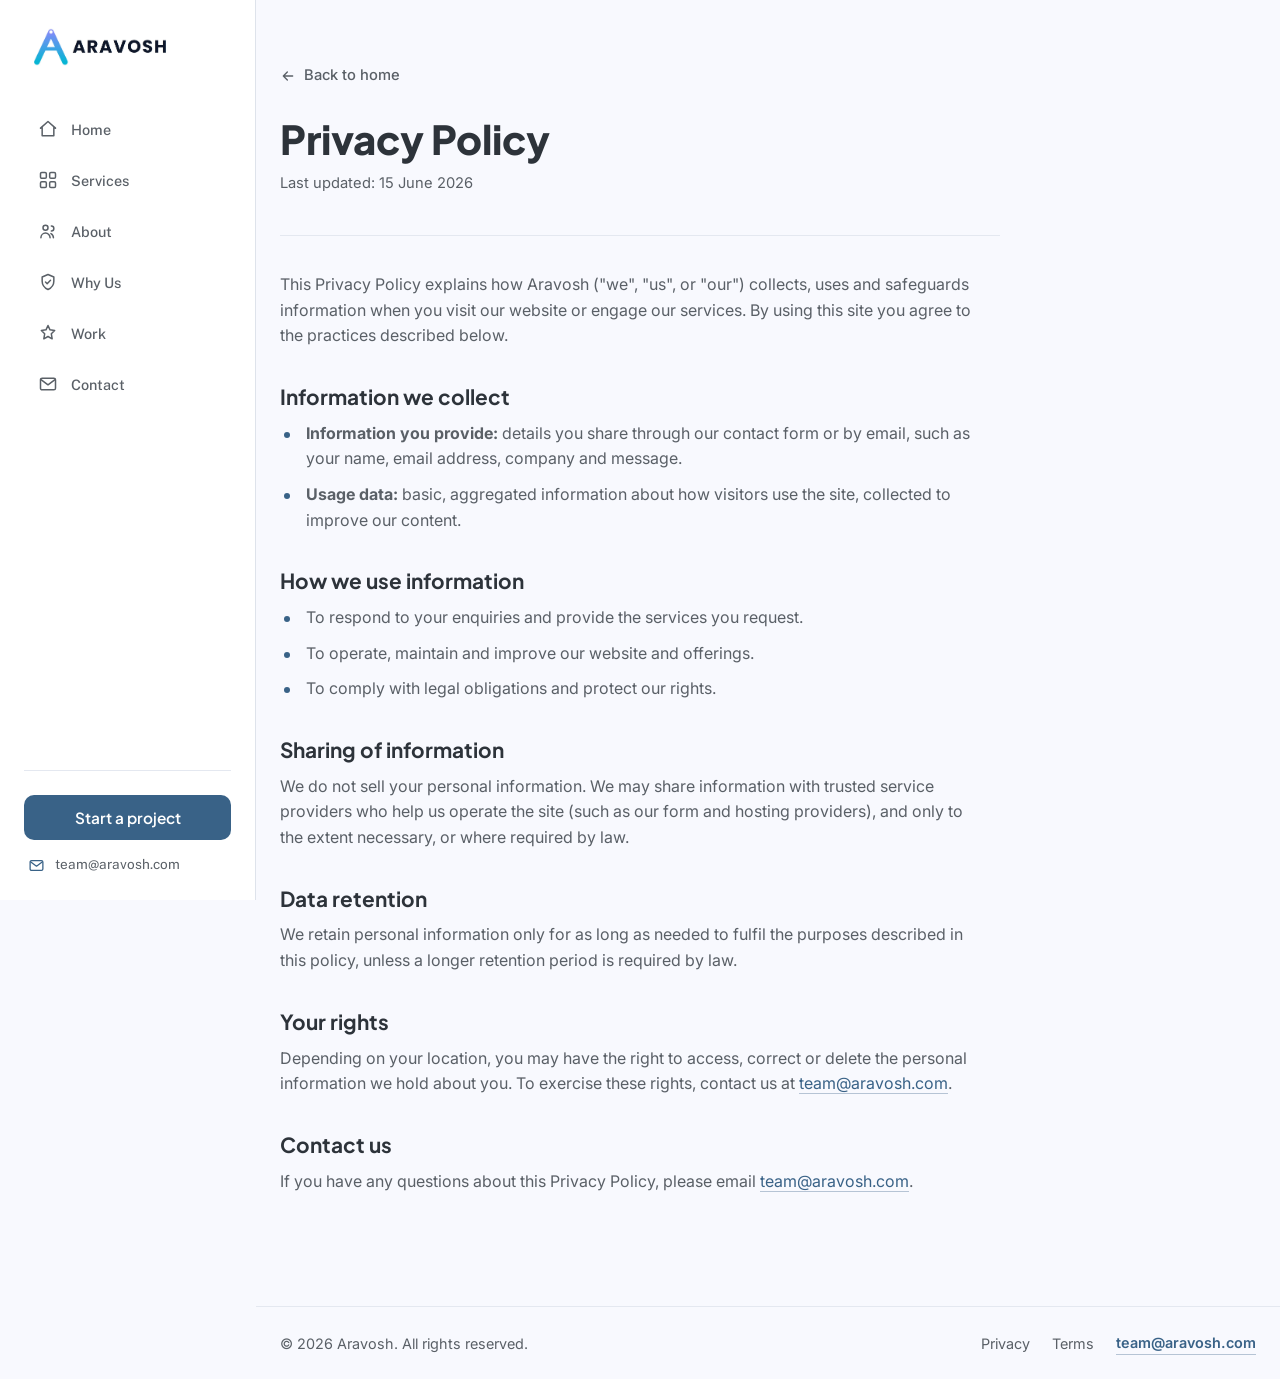
<file: privacy.html>
<!DOCTYPE html>
<html lang="en">
<head>
  <meta charset="UTF-8" />
  <meta name="viewport" content="width=device-width, initial-scale=1.0" />
  <title>Privacy Policy | Aravosh</title>
  <meta name="description" content="How Aravosh collects, uses and protects your information." />
  <meta name="robots" content="index, follow, max-image-preview:large" />
  <link rel="canonical" href="https://aravosh.com/privacy" />
  <meta name="theme-color" content="#f8f9fe" />
  <meta name="color-scheme" content="light" />
  <meta name="google-site-verification" content="GOOGLE_SITE_VERIFICATION_TOKEN" />

  <link rel="icon" href="/assets/favicon.svg" type="image/svg+xml" />
  <link rel="icon" href="/assets/favicon-32.png" sizes="32x32" type="image/png" />
  <link rel="icon" href="/assets/favicon-48.png" sizes="48x48" type="image/png" />
  <link rel="icon" href="/assets/favicon-96.png" sizes="96x96" type="image/png" />
  <link rel="apple-touch-icon" href="/assets/apple-touch-icon.png" />
  <link rel="manifest" href="/assets/site.webmanifest" />

  <meta property="og:type" content="website" />
  <meta property="og:site_name" content="Aravosh" />
  <meta property="og:locale" content="en_US" />
  <meta property="og:title" content="Privacy Policy | Aravosh" />
  <meta property="og:description" content="How Aravosh collects, uses and protects your information." />
  <meta property="og:url" content="https://aravosh.com/privacy" />
  <meta property="og:image" content="https://aravosh.com/assets/og-image.png" />
  <meta property="og:image:alt" content="Aravosh: technology and digital solutions" />
  <meta property="og:image:width" content="1200" />
  <meta property="og:image:height" content="630" />
  <meta name="twitter:card" content="summary_large_image" />
  <meta name="twitter:title" content="Privacy Policy | Aravosh" />
  <meta name="twitter:description" content="How Aravosh collects, uses and protects your information." />
  <meta name="twitter:image" content="https://aravosh.com/assets/og-image.png" />

  <link rel="preconnect" href="https://fonts.googleapis.com" />
  <link rel="preconnect" href="https://fonts.gstatic.com" crossorigin />
  <link href="https://fonts.googleapis.com/css2?family=Plus+Jakarta+Sans:wght@400;500;600;700;800;900&family=Inter:wght@400;450;500;600;700&family=Public+Sans:wght@400;500;600;700&display=swap" rel="stylesheet" />
  <link rel="stylesheet" href="/styles.css?v=20260621-4" />

  <script type="application/ld+json">
  {"@context":"https://schema.org","@graph":[{"@type":["Organization","ProfessionalService"],"@id":"https://aravosh.com/#org","name":"Aravosh","alternateName":"Aravosh Technologies","url":"https://aravosh.com/","logo":{"@type":"ImageObject","url":"https://aravosh.com/assets/light-logo.jpeg"},"image":"https://aravosh.com/assets/og-image.png","description":"Aravosh is an early-stage technology studio for practical software, AI automation, product design, cloud delivery and technical strategy.","disambiguatingDescription":"Aravosh is a technology studio brand, spelled A-R-A-V-O-S-H, and is not affiliated with any similarly named individual or consulting firm.","slogan":"Practical software, scoped honestly and built with care.","email":"team@aravosh.com","areaServed":"Remote","knowsAbout":["Software Development","Web Development","Product Design","UX","AI Automation","AI Integration","Multi-Agent Systems","AI Agents","Agent Orchestration","Retrieval-Augmented Generation","RAG","Cloud","DevOps","Technical Strategy"],"sameAs":["https://www.linkedin.com/company/aravosh","https://x.com/aravosh","https://www.instagram.com/aravosh"],"contactPoint":{"@type":"ContactPoint","email":"team@aravosh.com","contactType":"customer service","availableLanguage":"English"},"hasOfferCatalog":{"@type":"OfferCatalog","name":"Technology services","itemListElement":[{"@type":"Offer","itemOffered":{"@type":"Service","@id":"https://aravosh.com/services#ai","name":"AI Automation & Integration","description":"AI-assisted workflows, internal copilots, multi-agent systems and practical integrations that reduce repetitive work without forcing a rebuild.","provider":{"@id":"https://aravosh.com/#org"}}},{"@type":"Offer","itemOffered":{"@type":"Service","@id":"https://aravosh.com/services#rag","name":"RAG & Knowledge Systems","description":"Retrieval-augmented tools that let teams search, summarize and use their own documents more effectively.","provider":{"@id":"https://aravosh.com/#org"}}},{"@type":"Offer","itemOffered":{"@type":"Service","@id":"https://aravosh.com/services#dev","name":"Software Development","description":"Focused web apps, dashboards and internal tools built around the workflows your team actually uses.","provider":{"@id":"https://aravosh.com/#org"}}},{"@type":"Offer","itemOffered":{"@type":"Service","@id":"https://aravosh.com/services#design","name":"Product Design & UX","description":"Clear interfaces, prototypes and user flows before the build gets expensive.","provider":{"@id":"https://aravosh.com/#org"}}},{"@type":"Offer","itemOffered":{"@type":"Service","@id":"https://aravosh.com/services#cloud","name":"Cloud & DevOps","description":"Deployment, monitoring and automation for projects that need to be easier to run after launch.","provider":{"@id":"https://aravosh.com/#org"}}},{"@type":"Offer","itemOffered":{"@type":"Service","@id":"https://aravosh.com/services#strategy","name":"Consulting & Strategy","description":"Technical scoping, architecture reviews and practical roadmaps before you commit to a direction.","provider":{"@id":"https://aravosh.com/#org"}}}]}},{"@type":"WebSite","@id":"https://aravosh.com/#website","url":"https://aravosh.com/","name":"Aravosh","description":"Technology, AI automation and digital solutions for ambitious businesses.","publisher":{"@id":"https://aravosh.com/#org"},"inLanguage":"en"},{"@type":"WebPage","@id":"https://aravosh.com/privacy#webpage","url":"https://aravosh.com/privacy","name":"Privacy Policy | Aravosh","description":"How Aravosh collects, uses and protects your information.","isPartOf":{"@id":"https://aravosh.com/#website"},"about":{"@id":"https://aravosh.com/#org"},"inLanguage":"en"},{"@type":"BreadcrumbList","itemListElement":[{"@type":"ListItem","position":1,"name":"Home","item":"https://aravosh.com/"},{"@type":"ListItem","position":2,"name":"Privacy Policy","item":"https://aravosh.com/privacy"}]}]}
  </script>
</head>
<body>
  <div class="scroll-progress" id="progress" aria-hidden="true"></div>
  <a href="#main" class="skip-link">Skip to content</a>
  <div class="app">

    <aside class="sidebar" id="sidebar" aria-label="Primary">
      <div class="sidebar-head">
        <a href="/" class="brand" aria-label="Aravosh, home">
          <img src="/assets/light-logo.jpeg" alt="Aravosh" class="brand-logo" width="1500" height="390" />
        </a>
      </div>
      <nav class="side-nav" aria-label="Pages">
        <a href="/">
          <svg class="side-ico" viewBox="0 0 24 24" aria-hidden="true"><path d="M3 11l9-8 9 8M5 10v10h14V10"/></svg>
          <span>Home</span>
        </a>
        <a href="/services">
          <svg class="side-ico" viewBox="0 0 24 24" aria-hidden="true"><rect x="3" y="3" width="7" height="7" rx="1.5"/><rect x="14" y="3" width="7" height="7" rx="1.5"/><rect x="3" y="14" width="7" height="7" rx="1.5"/><rect x="14" y="14" width="7" height="7" rx="1.5"/></svg>
          <span>Services</span>
        </a>
        <a href="/about">
          <svg class="side-ico" viewBox="0 0 24 24" aria-hidden="true"><circle cx="9" cy="8" r="3"/><path d="M3.5 20a5.5 5.5 0 0111 0M16 6a3 3 0 010 6M18.5 20a5.5 5.5 0 00-3-4.9"/></svg>
          <span>About</span>
        </a>
        <a href="/why">
          <svg class="side-ico" viewBox="0 0 24 24" aria-hidden="true"><path d="M12 3l7 3v5c0 4.5-3 8-7 10-4-2-7-5.5-7-10V6z"/><path d="M9 12l2 2 4-4"/></svg>
          <span>Why Us</span>
        </a>
        <a href="/work">
          <svg class="side-ico" viewBox="0 0 24 24" aria-hidden="true"><path d="M12 3l2.4 5.2L20 9l-4 4 1 6-5-2.8L7 19l1-6-4-4 5.6-.8z"/></svg>
          <span>Work</span>
        </a>
        <a href="/contact">
          <svg class="side-ico" viewBox="0 0 24 24" aria-hidden="true"><rect x="3" y="5" width="18" height="14" rx="2"/><path d="M4 7l8 6 8-6"/></svg>
          <span>Contact</span>
        </a>
      </nav>
      <div class="sidebar-foot">
        <a href="/contact" class="btn btn-primary btn-block">Start a project</a>
        <a href="mailto:team@aravosh.com" class="sidebar-mail">
          <svg class="side-ico" viewBox="0 0 24 24" aria-hidden="true"><rect x="3" y="5" width="18" height="14" rx="2"/><path d="M4 7l8 6 8-6"/></svg>
          team@aravosh.com
        </a>
      </div>
    </aside>
    <div class="content">

      <header class="topbar" data-header>
        <button class="nav-toggle" id="navToggle" aria-label="Open menu" aria-controls="sidebar" aria-expanded="false">
          <span></span><span></span><span></span>
        </button>
        <a href="/" class="brand brand-mobile" aria-label="Aravosh, home">
          <img src="/assets/light-logo.jpeg" alt="Aravosh" class="brand-logo" width="1500" height="390" />
        </a>
        <a href="/contact" class="btn btn-primary topbar-cta">Get in touch</a>
      </header>
      <main id="main">
        <div class="page container">
          <a href="/" class="back-link"><svg class="icon" viewBox="0 0 24 24" aria-hidden="true"><path d="M19 12H5M11 6l-6 6 6 6"/></svg> Back to home</a>
          <article class="legal">
            <header class="legal-header"><h1>Privacy Policy</h1><p class="legal-meta">Last updated: 15 June 2026</p></header>
            <p>This Privacy Policy explains how Aravosh ("we", "us", or "our") collects, uses and safeguards information when you visit our website or engage our services. By using this site you agree to the practices described below.</p>
            <h2>Information we collect</h2>
            <ul><li><strong>Information you provide:</strong> details you share through our contact form or by email, such as your name, email address, company and message.</li><li><strong>Usage data:</strong> basic, aggregated information about how visitors use the site, collected to improve our content.</li></ul>
            <h2>How we use information</h2>
            <ul><li>To respond to your enquiries and provide the services you request.</li><li>To operate, maintain and improve our website and offerings.</li><li>To comply with legal obligations and protect our rights.</li></ul>
            <h2>Sharing of information</h2>
            <p>We do not sell your personal information. We may share information with trusted service providers who help us operate the site (such as our form and hosting providers), and only to the extent necessary, or where required by law.</p>
            <h2>Data retention</h2>
            <p>We retain personal information only for as long as needed to fulfil the purposes described in this policy, unless a longer retention period is required by law.</p>
            <h2>Your rights</h2>
            <p>Depending on your location, you may have the right to access, correct or delete the personal information we hold about you. To exercise these rights, contact us at <a href="mailto:team@aravosh.com">team@aravosh.com</a>.</p>
            <h2>Contact us</h2>
            <p>If you have any questions about this Privacy Policy, please email <a href="mailto:team@aravosh.com">team@aravosh.com</a>.</p>
          </article>
        </div>
      </main>

      <footer class="app-footer">
        <span>&copy; <span id="year"></span> Aravosh. All rights reserved.</span>
        <nav class="footer-legal" aria-label="Legal">
          <a href="/privacy">Privacy</a>
          <a href="/terms">Terms</a>
          <a href="mailto:team@aravosh.com" class="email-link">team@aravosh.com</a>
        </nav>
      </footer>
    </div>
  </div>
  <div class="sidebar-backdrop" id="backdrop" hidden></div>
  <script src="/script.js" defer></script>
</body>
</html>
</file>
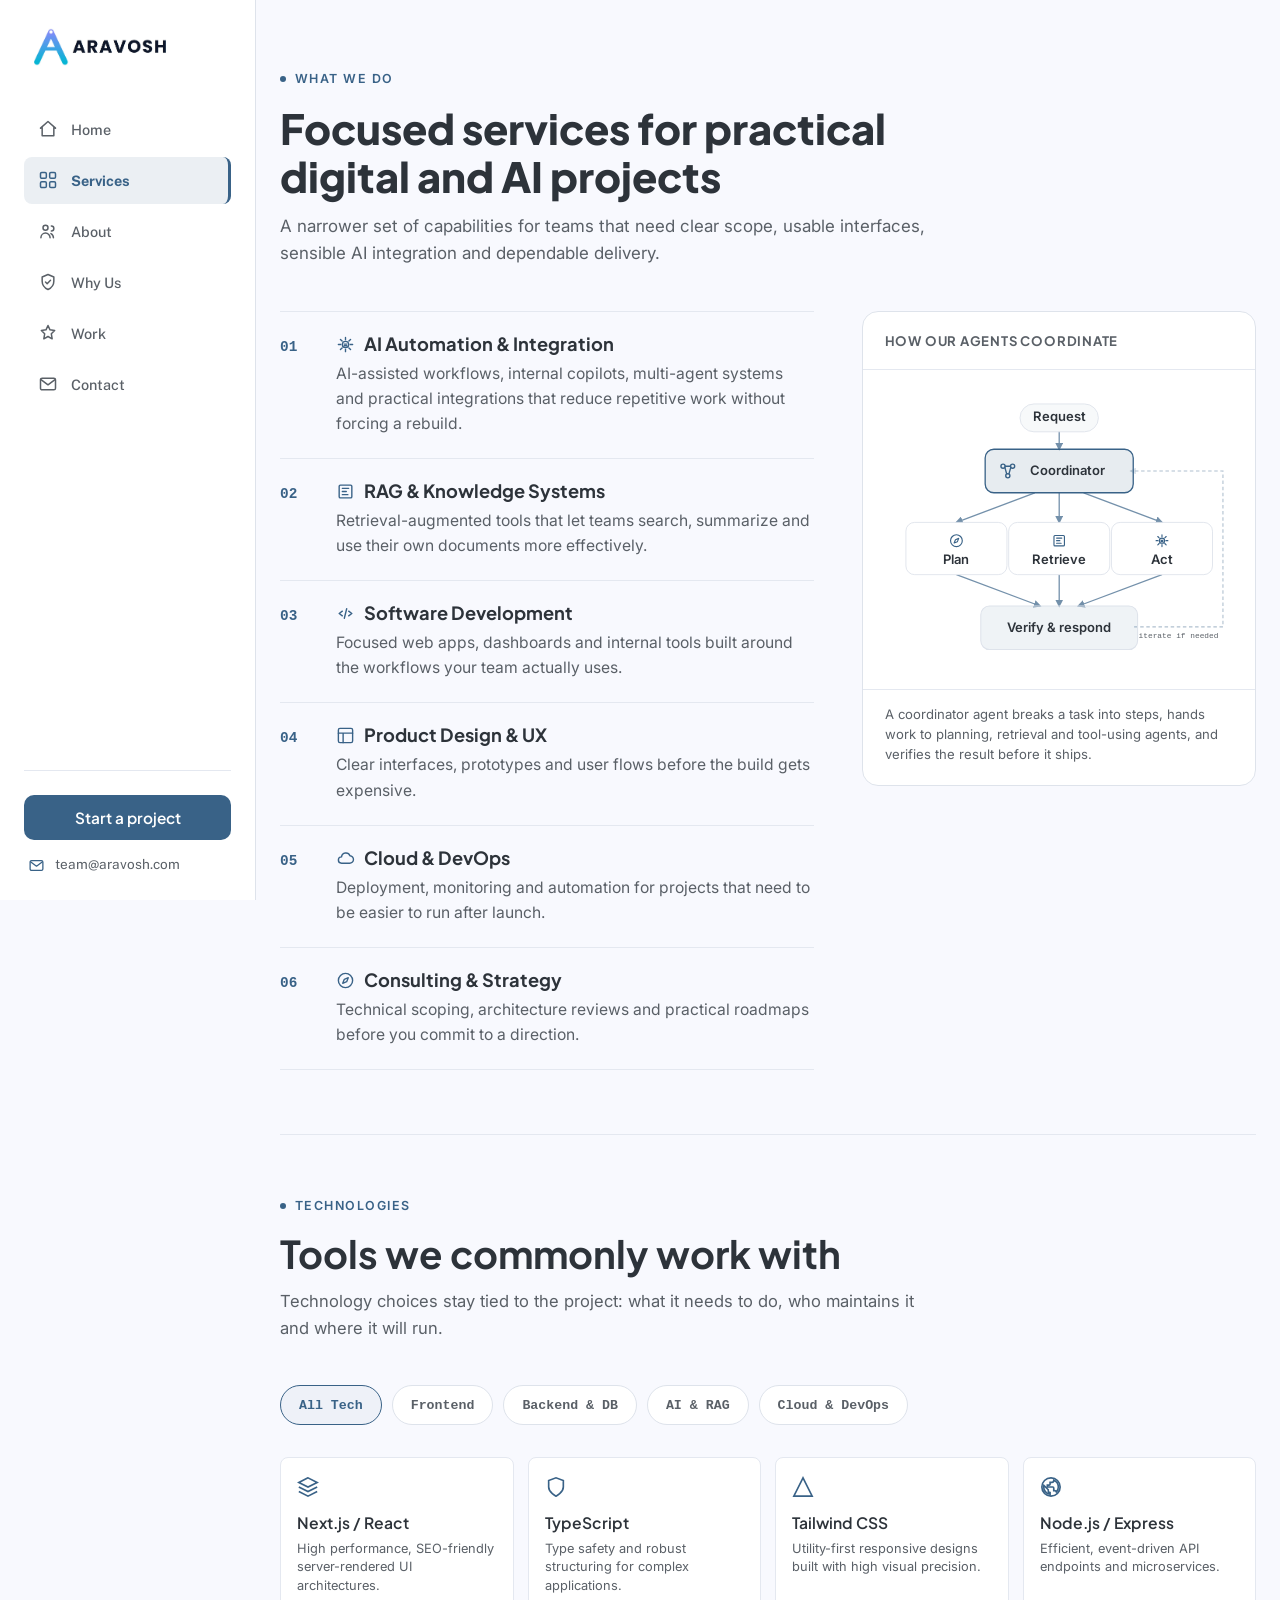
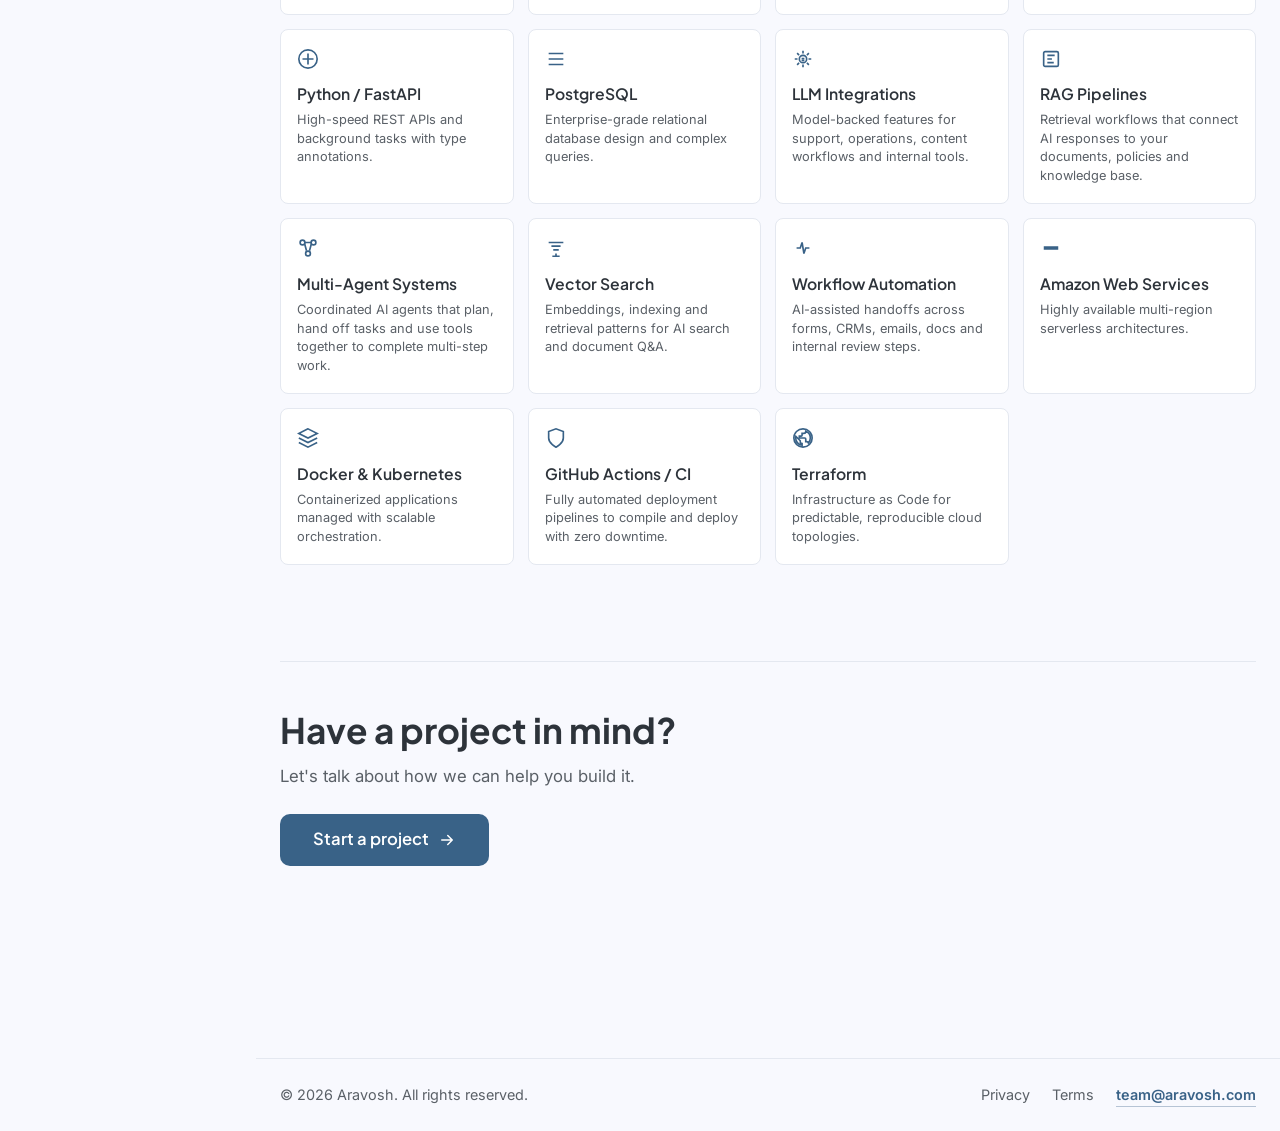
<file: services.html>
<!DOCTYPE html>
<html lang="en">
<head>
  <meta charset="UTF-8" />
  <meta name="viewport" content="width=device-width, initial-scale=1.0" />
  <title>Services | Aravosh</title>
  <meta name="description" content="Software development, AI automation, multi-agent systems, product design, cloud delivery and technical strategy from Aravosh." />
  <meta name="robots" content="index, follow, max-image-preview:large" />
  <link rel="canonical" href="https://aravosh.com/services" />
  <meta name="theme-color" content="#f8f9fe" />
  <meta name="color-scheme" content="light" />
  <meta name="google-site-verification" content="GOOGLE_SITE_VERIFICATION_TOKEN" />

  <link rel="icon" href="/assets/favicon.svg" type="image/svg+xml" />
  <link rel="icon" href="/assets/favicon-32.png" sizes="32x32" type="image/png" />
  <link rel="icon" href="/assets/favicon-48.png" sizes="48x48" type="image/png" />
  <link rel="icon" href="/assets/favicon-96.png" sizes="96x96" type="image/png" />
  <link rel="apple-touch-icon" href="/assets/apple-touch-icon.png" />
  <link rel="manifest" href="/assets/site.webmanifest" />

  <meta property="og:type" content="website" />
  <meta property="og:site_name" content="Aravosh" />
  <meta property="og:locale" content="en_US" />
  <meta property="og:title" content="Services | Aravosh" />
  <meta property="og:description" content="Software development, AI automation, multi-agent systems, product design, cloud delivery and technical strategy from Aravosh." />
  <meta property="og:url" content="https://aravosh.com/services" />
  <meta property="og:image" content="https://aravosh.com/assets/og-image.png" />
  <meta property="og:image:alt" content="Aravosh: technology and digital solutions" />
  <meta property="og:image:width" content="1200" />
  <meta property="og:image:height" content="630" />
  <meta name="twitter:card" content="summary_large_image" />
  <meta name="twitter:title" content="Services | Aravosh" />
  <meta name="twitter:description" content="Software development, AI automation, multi-agent systems, product design, cloud delivery and technical strategy from Aravosh." />
  <meta name="twitter:image" content="https://aravosh.com/assets/og-image.png" />

  <link rel="preconnect" href="https://fonts.googleapis.com" />
  <link rel="preconnect" href="https://fonts.gstatic.com" crossorigin />
  <link href="https://fonts.googleapis.com/css2?family=Plus+Jakarta+Sans:wght@400;500;600;700;800;900&family=Inter:wght@400;450;500;600;700&family=Public+Sans:wght@400;500;600;700&display=swap" rel="stylesheet" />
  <link rel="stylesheet" href="/styles.css?v=20260621-4" />

  <script type="application/ld+json">
  {"@context":"https://schema.org","@graph":[{"@type":["Organization","ProfessionalService"],"@id":"https://aravosh.com/#org","name":"Aravosh","alternateName":"Aravosh Technologies","url":"https://aravosh.com/","logo":{"@type":"ImageObject","url":"https://aravosh.com/assets/light-logo.jpeg"},"image":"https://aravosh.com/assets/og-image.png","description":"Aravosh is an early-stage technology studio for practical software, AI automation, product design, cloud delivery and technical strategy.","disambiguatingDescription":"Aravosh is a technology studio brand, spelled A-R-A-V-O-S-H, and is not affiliated with any similarly named individual or consulting firm.","slogan":"Practical software, scoped honestly and built with care.","email":"team@aravosh.com","areaServed":"Remote","knowsAbout":["Software Development","Web Development","Product Design","UX","AI Automation","AI Integration","Multi-Agent Systems","AI Agents","Agent Orchestration","Retrieval-Augmented Generation","RAG","Cloud","DevOps","Technical Strategy"],"sameAs":["https://www.linkedin.com/company/aravosh","https://x.com/aravosh","https://www.instagram.com/aravosh"],"contactPoint":{"@type":"ContactPoint","email":"team@aravosh.com","contactType":"customer service","availableLanguage":"English"},"hasOfferCatalog":{"@type":"OfferCatalog","name":"Technology services","itemListElement":[{"@type":"Offer","itemOffered":{"@type":"Service","@id":"https://aravosh.com/services#ai","name":"AI Automation & Integration","description":"AI-assisted workflows, internal copilots, multi-agent systems and practical integrations that reduce repetitive work without forcing a rebuild.","provider":{"@id":"https://aravosh.com/#org"}}},{"@type":"Offer","itemOffered":{"@type":"Service","@id":"https://aravosh.com/services#rag","name":"RAG & Knowledge Systems","description":"Retrieval-augmented tools that let teams search, summarize and use their own documents more effectively.","provider":{"@id":"https://aravosh.com/#org"}}},{"@type":"Offer","itemOffered":{"@type":"Service","@id":"https://aravosh.com/services#dev","name":"Software Development","description":"Focused web apps, dashboards and internal tools built around the workflows your team actually uses.","provider":{"@id":"https://aravosh.com/#org"}}},{"@type":"Offer","itemOffered":{"@type":"Service","@id":"https://aravosh.com/services#design","name":"Product Design & UX","description":"Clear interfaces, prototypes and user flows before the build gets expensive.","provider":{"@id":"https://aravosh.com/#org"}}},{"@type":"Offer","itemOffered":{"@type":"Service","@id":"https://aravosh.com/services#cloud","name":"Cloud & DevOps","description":"Deployment, monitoring and automation for projects that need to be easier to run after launch.","provider":{"@id":"https://aravosh.com/#org"}}},{"@type":"Offer","itemOffered":{"@type":"Service","@id":"https://aravosh.com/services#strategy","name":"Consulting & Strategy","description":"Technical scoping, architecture reviews and practical roadmaps before you commit to a direction.","provider":{"@id":"https://aravosh.com/#org"}}}]}},{"@type":"WebSite","@id":"https://aravosh.com/#website","url":"https://aravosh.com/","name":"Aravosh","description":"Technology, AI automation and digital solutions for ambitious businesses.","publisher":{"@id":"https://aravosh.com/#org"},"inLanguage":"en"},{"@type":"WebPage","@id":"https://aravosh.com/services#webpage","url":"https://aravosh.com/services","name":"Services | Aravosh","description":"Software development, AI automation, multi-agent systems, product design, cloud delivery and technical strategy from Aravosh.","isPartOf":{"@id":"https://aravosh.com/#website"},"about":{"@id":"https://aravosh.com/#org"},"inLanguage":"en"},{"@type":"BreadcrumbList","itemListElement":[{"@type":"ListItem","position":1,"name":"Home","item":"https://aravosh.com/"},{"@type":"ListItem","position":2,"name":"Services","item":"https://aravosh.com/services"}]}]}
  </script>
</head>
<body>
  <div class="scroll-progress" id="progress" aria-hidden="true"></div>
  <a href="#main" class="skip-link">Skip to content</a>
  <div class="app">

    <aside class="sidebar" id="sidebar" aria-label="Primary">
      <div class="sidebar-head">
        <a href="/" class="brand" aria-label="Aravosh, home">
          <img src="/assets/light-logo.jpeg" alt="Aravosh" class="brand-logo" width="1500" height="390" />
        </a>
      </div>
      <nav class="side-nav" aria-label="Pages">
        <a href="/">
          <svg class="side-ico" viewBox="0 0 24 24" aria-hidden="true"><path d="M3 11l9-8 9 8M5 10v10h14V10"/></svg>
          <span>Home</span>
        </a>
        <a href="/services" class="active" aria-current="page">
          <svg class="side-ico" viewBox="0 0 24 24" aria-hidden="true"><rect x="3" y="3" width="7" height="7" rx="1.5"/><rect x="14" y="3" width="7" height="7" rx="1.5"/><rect x="3" y="14" width="7" height="7" rx="1.5"/><rect x="14" y="14" width="7" height="7" rx="1.5"/></svg>
          <span>Services</span>
        </a>
        <a href="/about">
          <svg class="side-ico" viewBox="0 0 24 24" aria-hidden="true"><circle cx="9" cy="8" r="3"/><path d="M3.5 20a5.5 5.5 0 0111 0M16 6a3 3 0 010 6M18.5 20a5.5 5.5 0 00-3-4.9"/></svg>
          <span>About</span>
        </a>
        <a href="/why">
          <svg class="side-ico" viewBox="0 0 24 24" aria-hidden="true"><path d="M12 3l7 3v5c0 4.5-3 8-7 10-4-2-7-5.5-7-10V6z"/><path d="M9 12l2 2 4-4"/></svg>
          <span>Why Us</span>
        </a>
        <a href="/work">
          <svg class="side-ico" viewBox="0 0 24 24" aria-hidden="true"><path d="M12 3l2.4 5.2L20 9l-4 4 1 6-5-2.8L7 19l1-6-4-4 5.6-.8z"/></svg>
          <span>Work</span>
        </a>
        <a href="/contact">
          <svg class="side-ico" viewBox="0 0 24 24" aria-hidden="true"><rect x="3" y="5" width="18" height="14" rx="2"/><path d="M4 7l8 6 8-6"/></svg>
          <span>Contact</span>
        </a>
      </nav>
      <div class="sidebar-foot">
        <a href="/contact" class="btn btn-primary btn-block">Start a project</a>
        <a href="mailto:team@aravosh.com" class="sidebar-mail">
          <svg class="side-ico" viewBox="0 0 24 24" aria-hidden="true"><rect x="3" y="5" width="18" height="14" rx="2"/><path d="M4 7l8 6 8-6"/></svg>
          team@aravosh.com
        </a>
      </div>
    </aside>
    <div class="content">

      <header class="topbar" data-header>
        <button class="nav-toggle" id="navToggle" aria-label="Open menu" aria-controls="sidebar" aria-expanded="false">
          <span></span><span></span><span></span>
        </button>
        <a href="/" class="brand brand-mobile" aria-label="Aravosh, home">
          <img src="/assets/light-logo.jpeg" alt="Aravosh" class="brand-logo" width="1500" height="390" />
        </a>
        <a href="/contact" class="btn btn-primary topbar-cta">Get in touch</a>
      </header>
      <main id="main">
        <div class="page container">
          <header class="page-head">
          <span class="eyebrow"><span class="eyebrow-dot"></span> What we do</span>
          <h1>Focused services for practical digital and AI projects</h1>
          <p>A narrower set of capabilities for teams that need clear scope, usable interfaces, sensible AI integration and dependable delivery.</p>
        </header>
          <div class="service-split">
            <div class="service-list">
          <div class="service-row">
            <span class="service-rank" aria-hidden="true">01</span>
            <div>
              <h3><svg viewBox="0 0 24 24" aria-hidden="true"><path d="M12 3v3M12 18v3M3 12h3M18 12h3M5.6 5.6l2.1 2.1M16.3 16.3l2.1 2.1M18.4 5.6l-2.1 2.1M7.7 16.3l-2.1 2.1"/><circle cx="12" cy="12" r="4"/><path d="M10.5 11.5h3M10.5 13.5h3"/></svg> AI Automation &amp; Integration</h3>
              <p>AI-assisted workflows, internal copilots, multi-agent systems and practical integrations that reduce repetitive work without forcing a rebuild.</p>
            </div>
          </div>
          <div class="service-row">
            <span class="service-rank" aria-hidden="true">02</span>
            <div>
              <h3><svg viewBox="0 0 24 24" aria-hidden="true"><path d="M4 5.5C4 4.7 4.7 4 5.5 4h13c.8 0 1.5.7 1.5 1.5v13c0 .8-.7 1.5-1.5 1.5h-13C4.7 20 4 19.3 4 18.5z"/><path d="M8 8h8M8 12h5M8 16h7"/></svg> RAG &amp; Knowledge Systems</h3>
              <p>Retrieval-augmented tools that let teams search, summarize and use their own documents more effectively.</p>
            </div>
          </div>
          <div class="service-row">
            <span class="service-rank" aria-hidden="true">03</span>
            <div>
              <h3><svg viewBox="0 0 24 24" aria-hidden="true"><path d="M8 9l-4 3 4 3M16 9l4 3-4 3M13.5 6l-3 12"/></svg> Software Development</h3>
              <p>Focused web apps, dashboards and internal tools built around the workflows your team actually uses.</p>
            </div>
          </div>
          <div class="service-row">
            <span class="service-rank" aria-hidden="true">04</span>
            <div>
              <h3><svg viewBox="0 0 24 24" aria-hidden="true"><rect x="3" y="3" width="18" height="18" rx="2"/><path d="M3 9h18M9 21V9"/></svg> Product Design &amp; UX</h3>
              <p>Clear interfaces, prototypes and user flows before the build gets expensive.</p>
            </div>
          </div>
          <div class="service-row">
            <span class="service-rank" aria-hidden="true">05</span>
            <div>
              <h3><svg viewBox="0 0 24 24" aria-hidden="true"><path d="M7 18a4 4 0 010-8 5.5 5.5 0 0110.6-1.5A4 4 0 1117 18H7z"/></svg> Cloud &amp; DevOps</h3>
              <p>Deployment, monitoring and automation for projects that need to be easier to run after launch.</p>
            </div>
          </div>
          <div class="service-row">
            <span class="service-rank" aria-hidden="true">06</span>
            <div>
              <h3><svg viewBox="0 0 24 24" aria-hidden="true"><circle cx="12" cy="12" r="9"/><path d="M15.5 8.5l-2 5-5 2 2-5z"/></svg> Consulting &amp; Strategy</h3>
              <p>Technical scoping, architecture reviews and practical roadmaps before you commit to a direction.</p>
            </div>
          </div>
        </div>
            <figure class="priority-panel agent-diagram">
            <div class="priority-panel-head">How our agents coordinate</div>
            <div class="agent-diagram-body">
              <svg viewBox="0 0 400 320" aria-hidden="true">
                <defs>
                  <marker id="diagramArrow" viewBox="0 0 10 10" refX="8" refY="5" markerWidth="6" markerHeight="6" orient="auto-start-reverse">
                    <path d="M0,0 L10,5 L0,10 z" fill="var(--accent)" />
                  </marker>
                  <marker id="diagramArrowSoft" viewBox="0 0 10 10" refX="8" refY="5" markerWidth="6" markerHeight="6" orient="auto-start-reverse">
                    <path d="M0,0 L10,5 L0,10 z" fill="var(--accent)" opacity="0.5" />
                  </marker>
                </defs>

                <path d="M200,48 L200,68" class="diagram-edge" marker-end="url(#diagramArrow)" />
                <path d="M172,118 L82,152" class="diagram-edge" marker-end="url(#diagramArrow)" />
                <path d="M200,118 L200,152" class="diagram-edge" marker-end="url(#diagramArrow)" />
                <path d="M228,118 L318,152" class="diagram-edge" marker-end="url(#diagramArrow)" />
                <path d="M82,212 L178,248" class="diagram-edge" marker-end="url(#diagramArrow)" />
                <path d="M200,212 L200,248" class="diagram-edge" marker-end="url(#diagramArrow)" />
                <path d="M318,212 L222,248" class="diagram-edge" marker-end="url(#diagramArrow)" />
                <polyline points="286,272 388,272 388,93 282,93" class="diagram-edge-feedback" marker-end="url(#diagramArrowSoft)" />
                <text x="337" y="285" class="diagram-tag" text-anchor="middle">iterate if needed</text>

                <rect x="155" y="16" width="90" height="32" rx="16" class="diagram-node diagram-node-request" />
                <text x="200" y="36" class="diagram-label" text-anchor="middle">Request</text>

                <rect x="115" y="68" width="170" height="50" rx="10" class="diagram-node diagram-node-primary" />
                <svg x="130" y="82" width="22" height="22" viewBox="0 0 24 24" class="diagram-icon"><circle cx="6" cy="6" r="2.6"/><circle cx="18" cy="6" r="2.6"/><circle cx="12" cy="18" r="2.6"/><path d="M8.3 7.4L10.4 15M15.7 7.4L13.6 15M8.6 6H15.4"/></svg>
                <text x="210" y="98" class="diagram-label" text-anchor="middle">Coordinator</text>

                <rect x="24" y="152" width="116" height="60" rx="10" class="diagram-node" />
                <svg x="73" y="164" width="18" height="18" viewBox="0 0 24 24" class="diagram-icon"><circle cx="12" cy="12" r="9"/><path d="M15.5 8.5l-2 5-5 2 2-5z"/></svg>
                <text x="82" y="200" class="diagram-label" text-anchor="middle">Plan</text>

                <rect x="142" y="152" width="116" height="60" rx="10" class="diagram-node" />
                <svg x="191" y="164" width="18" height="18" viewBox="0 0 24 24" class="diagram-icon"><path d="M4 5.5C4 4.7 4.7 4 5.5 4h13c.8 0 1.5.7 1.5 1.5v13c0 .8-.7 1.5-1.5 1.5h-13C4.7 20 4 19.3 4 18.5z"/><path d="M8 8h8M8 12h5M8 16h7"/></svg>
                <text x="200" y="200" class="diagram-label" text-anchor="middle">Retrieve</text>

                <rect x="260" y="152" width="116" height="60" rx="10" class="diagram-node" />
                <svg x="309" y="164" width="18" height="18" viewBox="0 0 24 24" class="diagram-icon"><path d="M12 3v3M12 18v3M3 12h3M18 12h3M5.6 5.6l2.1 2.1M16.3 16.3l2.1 2.1M18.4 5.6l-2.1 2.1M7.7 16.3l-2.1 2.1"/><circle cx="12" cy="12" r="4"/><path d="M10.5 11.5h3M10.5 13.5h3"/></svg>
                <text x="318" y="200" class="diagram-label" text-anchor="middle">Act</text>

                <rect x="110" y="248" width="180" height="50" rx="10" class="diagram-node diagram-node-verify" />
                <text x="200" y="278" class="diagram-label" text-anchor="middle">Verify &amp; respond</text>
              </svg>
            </div>
            <figcaption class="agent-diagram-caption">A coordinator agent breaks a task into steps, hands work to planning, retrieval and tool-using agents, and verifies the result before it ships.</figcaption>
          </figure>
          </div>

          <div class="tech-matrix">
            <header class="section-head">
              <span class="eyebrow"><span class="eyebrow-dot"></span> Technologies</span>
              <h2>Tools we commonly work with</h2>
              <p>Technology choices stay tied to the project: what it needs to do, who maintains it and where it will run.</p>
            </header>
            <div class="tech-tabs" role="group" aria-label="Filter technologies">
              <button class="tech-tab active" data-category="all" aria-pressed="true">All Tech</button>
              <button class="tech-tab" data-category="frontend" aria-pressed="false">Frontend</button>
              <button class="tech-tab" data-category="backend" aria-pressed="false">Backend & DB</button>
              <button class="tech-tab" data-category="ai" aria-pressed="false">AI & RAG</button>
              <button class="tech-tab" data-category="cloud" aria-pressed="false">Cloud & DevOps</button>
            </div>
            <div class="tech-grid">
              <!-- Frontend -->
              <div class="tech-card" data-category="frontend">
                <div class="tech-icon-wrap">
                  <svg viewBox="0 0 24 24"><path d="M12 2L2 7l10 5 10-5-10-5zM2 17l10 5 10-5M2 12l10 5 10-5"/></svg>
                </div>
                <h4>Next.js / React</h4>
                <div class="tech-tooltip">High performance, SEO-friendly server-rendered UI architectures.</div>
              </div>
              <div class="tech-card" data-category="frontend">
                <div class="tech-icon-wrap">
                  <svg viewBox="0 0 24 24"><path d="M12 22s8-4 8-10V5l-8-3-8 3v7c0 6 8 10 8 10z"/></svg>
                </div>
                <h4>TypeScript</h4>
                <div class="tech-tooltip">Type safety and robust structuring for complex applications.</div>
              </div>
              <div class="tech-card" data-category="frontend">
                <div class="tech-icon-wrap">
                  <svg viewBox="0 0 24 24"><path d="M12 2L2 22h20L12 2z"/></svg>
                </div>
                <h4>Tailwind CSS</h4>
                <div class="tech-tooltip">Utility-first responsive designs built with high visual precision.</div>
              </div>
              
              <!-- Backend & DB -->
              <div class="tech-card" data-category="backend">
                <div class="tech-icon-wrap">
                  <svg viewBox="0 0 24 24"><path d="M12 2C6.48 2 2 6.48 2 12s4.48 10 10 10 10-4.48 10-10S17.52 2 12 2zm-1 17.93c-3.95-.49-7-3.85-7-7.93 0-.62.08-1.21.21-1.79L9 15v1c0 1.1.9 2 2 2v1.93zm6.9-2.54c-.26-.81-1-1.39-1.9-1.39h-1v-3c0-.55-.45-1-1-1H8v-2h2c.55 0 1-.45 1-1V7h2c1.1 0 2-.9 2-2v-.41c2.93 1.19 5 4.06 5 7.41 0 2.08-.8 3.97-2.1 5.39z"/></svg>
                </div>
                <h4>Node.js / Express</h4>
                <div class="tech-tooltip">Efficient, event-driven API endpoints and microservices.</div>
              </div>
              <div class="tech-card" data-category="backend">
                <div class="tech-icon-wrap">
                  <svg viewBox="0 0 24 24"><path d="M12 22c5.523 0 10-4.477 10-10S17.523 2 12 2 2 6.477 2 12s4.477 10 10 10z"/><path d="M12 6v12M6 12h12"/></svg>
                </div>
                <h4>Python / FastAPI</h4>
                <div class="tech-tooltip">High-speed REST APIs and background tasks with type annotations.</div>
              </div>
              <div class="tech-card" data-category="backend">
                <div class="tech-icon-wrap">
                  <svg viewBox="0 0 24 24"><path d="M4 6h16M4 12h16M4 18h16"/></svg>
                </div>
                <h4>PostgreSQL</h4>
                <div class="tech-tooltip">Enterprise-grade relational database design and complex queries.</div>
              </div>
              
              <!-- AI & RAG -->
              <div class="tech-card" data-category="ai">
                <div class="tech-icon-wrap">
                  <svg viewBox="0 0 24 24"><path d="M12 3v3M12 18v3M3 12h3M18 12h3M5.6 5.6l2.1 2.1M16.3 16.3l2.1 2.1M18.4 5.6l-2.1 2.1M7.7 16.3l-2.1 2.1"/><circle cx="12" cy="12" r="4"/><path d="M10.5 11.5h3M10.5 13.5h3"/></svg>
                </div>
                <h4>LLM Integrations</h4>
                <div class="tech-tooltip">Model-backed features for support, operations, content workflows and internal tools.</div>
              </div>
              <div class="tech-card" data-category="ai">
                <div class="tech-icon-wrap">
                  <svg viewBox="0 0 24 24"><path d="M4 5.5C4 4.7 4.7 4 5.5 4h13c.8 0 1.5.7 1.5 1.5v13c0 .8-.7 1.5-1.5 1.5h-13C4.7 20 4 19.3 4 18.5z"/><path d="M8 8h8M8 12h5M8 16h7"/></svg>
                </div>
                <h4>RAG Pipelines</h4>
                <div class="tech-tooltip">Retrieval workflows that connect AI responses to your documents, policies and knowledge base.</div>
              </div>
              <div class="tech-card" data-category="ai">
                <div class="tech-icon-wrap">
                  <svg viewBox="0 0 24 24"><circle cx="6" cy="6" r="2.6"/><circle cx="18" cy="6" r="2.6"/><circle cx="12" cy="18" r="2.6"/><path d="M8.3 7.4L10.4 15M15.7 7.4L13.6 15M8.6 6H15.4"/></svg>
                </div>
                <h4>Multi-Agent Systems</h4>
                <div class="tech-tooltip">Coordinated AI agents that plan, hand off tasks and use tools together to complete multi-step work.</div>
              </div>
              <div class="tech-card" data-category="ai backend">
                <div class="tech-icon-wrap">
                  <svg viewBox="0 0 24 24"><path d="M4 6h16M7 10h10M9 14h6M12 18v3M8 21h8"/></svg>
                </div>
                <h4>Vector Search</h4>
                <div class="tech-tooltip">Embeddings, indexing and retrieval patterns for AI search and document Q&amp;A.</div>
              </div>
              <div class="tech-card" data-category="ai">
                <div class="tech-icon-wrap">
                  <svg viewBox="0 0 24 24"><path d="M5 12h4l2-6 2 12 2-6h4"/></svg>
                </div>
                <h4>Workflow Automation</h4>
                <div class="tech-tooltip">AI-assisted handoffs across forms, CRMs, emails, docs and internal review steps.</div>
              </div>
              
              <!-- Cloud & DevOps -->
              <div class="tech-card" data-category="cloud">
                <div class="tech-icon-wrap">
                  <svg viewBox="0 0 24 24"><path d="M19 13H5v-2h14v2z"/></svg>
                </div>
                <h4>Amazon Web Services</h4>
                <div class="tech-tooltip">Highly available multi-region serverless architectures.</div>
              </div>
              <div class="tech-card" data-category="cloud">
                <div class="tech-icon-wrap">
                  <svg viewBox="0 0 24 24"><path d="M12 2L2 7l10 5 10-5-10-5zM2 17l10 5 10-5M2 12l10 5 10-5"/></svg>
                </div>
                <h4>Docker & Kubernetes</h4>
                <div class="tech-tooltip">Containerized applications managed with scalable orchestration.</div>
              </div>
              <div class="tech-card" data-category="cloud">
                <div class="tech-icon-wrap">
                  <svg viewBox="0 0 24 24"><path d="M12 22s8-4 8-10V5l-8-3-8 3v7c0 6 8 10 8 10z"/></svg>
                </div>
                <h4>GitHub Actions / CI</h4>
                <div class="tech-tooltip">Fully automated deployment pipelines to compile and deploy with zero downtime.</div>
              </div>
              <div class="tech-card" data-category="cloud">
                <div class="tech-icon-wrap">
                  <svg viewBox="0 0 24 24"><path d="M12 2C6.48 2 2 6.48 2 12s4.48 10 10 10 10-4.48 10-10S17.52 2 12 2zm-1 17.93c-3.95-.49-7-3.85-7-7.93 0-.62.08-1.21.21-1.79L9 15v1c0 1.1.9 2 2 2v1.93zm6.9-2.54c-.26-.81-1-1.39-1.9-1.39h-1v-3c0-.55-.45-1-1-1H8v-2h2c.55 0 1-.45 1-1V7h2c1.1 0 2-.9 2-2v-.41c2.93 1.19 5 4.06 5 7.41 0 2.08-.8 3.97-2.1 5.39z"/></svg>
                </div>
                <h4>Terraform</h4>
                <div class="tech-tooltip">Infrastructure as Code for predictable, reproducible cloud topologies.</div>
              </div>
            </div>
          </div>

          <section class="section">
          <div class="cta">
            <h2>Have a project in mind?</h2>
            <p>Let's talk about how we can help you build it.</p>
            <a href="/contact" class="btn btn-primary btn-cta">Start a project
              <svg class="icon" viewBox="0 0 24 24" aria-hidden="true"><path d="M5 12h14M13 6l6 6-6 6"/></svg></a>
          </div>
        </section>
        </div>
      </main>

      <footer class="app-footer">
        <span>&copy; <span id="year"></span> Aravosh. All rights reserved.</span>
        <nav class="footer-legal" aria-label="Legal">
          <a href="/privacy">Privacy</a>
          <a href="/terms">Terms</a>
          <a href="mailto:team@aravosh.com" class="email-link">team@aravosh.com</a>
        </nav>
      </footer>
    </div>
  </div>
  <div class="sidebar-backdrop" id="backdrop" hidden></div>
  <script src="/script.js" defer></script>
</body>
</html>
</file>
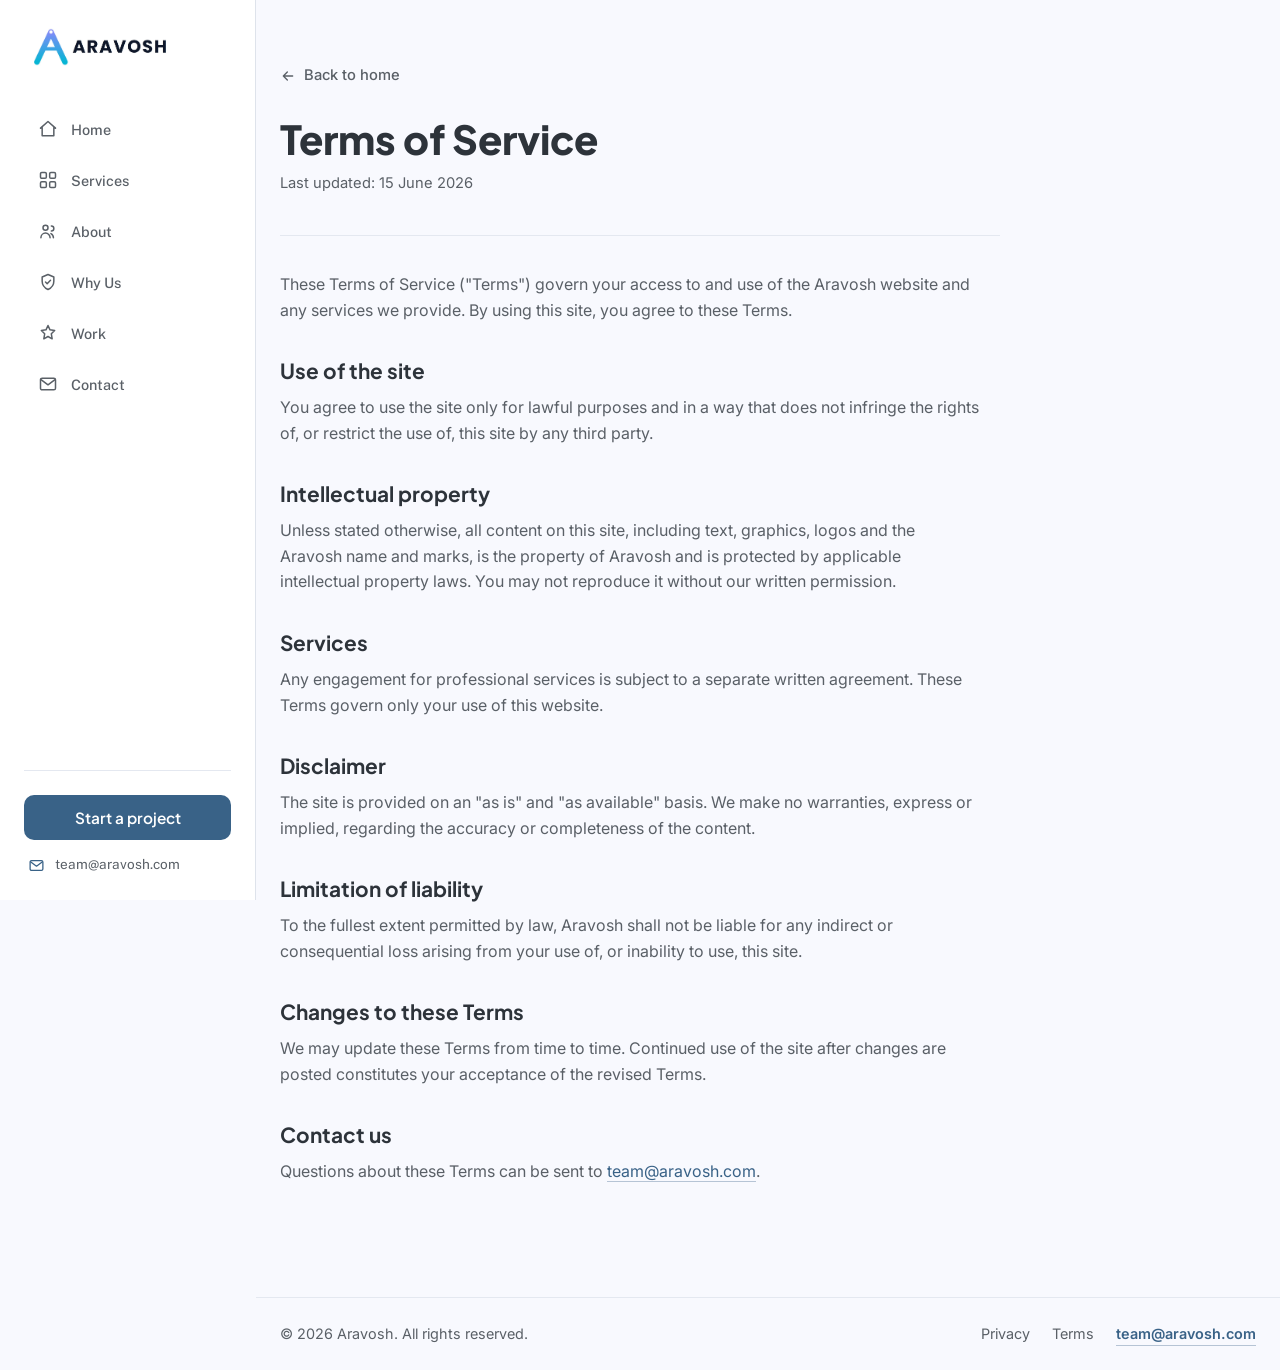
<file: terms.html>
<!DOCTYPE html>
<html lang="en">
<head>
  <meta charset="UTF-8" />
  <meta name="viewport" content="width=device-width, initial-scale=1.0" />
  <title>Terms of Service | Aravosh</title>
  <meta name="description" content="The terms that govern your use of the Aravosh website and services." />
  <meta name="robots" content="index, follow, max-image-preview:large" />
  <link rel="canonical" href="https://aravosh.com/terms" />
  <meta name="theme-color" content="#f8f9fe" />
  <meta name="color-scheme" content="light" />
  <meta name="google-site-verification" content="GOOGLE_SITE_VERIFICATION_TOKEN" />

  <link rel="icon" href="/assets/favicon.svg" type="image/svg+xml" />
  <link rel="icon" href="/assets/favicon-32.png" sizes="32x32" type="image/png" />
  <link rel="icon" href="/assets/favicon-48.png" sizes="48x48" type="image/png" />
  <link rel="icon" href="/assets/favicon-96.png" sizes="96x96" type="image/png" />
  <link rel="apple-touch-icon" href="/assets/apple-touch-icon.png" />
  <link rel="manifest" href="/assets/site.webmanifest" />

  <meta property="og:type" content="website" />
  <meta property="og:site_name" content="Aravosh" />
  <meta property="og:locale" content="en_US" />
  <meta property="og:title" content="Terms of Service | Aravosh" />
  <meta property="og:description" content="The terms that govern your use of the Aravosh website and services." />
  <meta property="og:url" content="https://aravosh.com/terms" />
  <meta property="og:image" content="https://aravosh.com/assets/og-image.png" />
  <meta property="og:image:alt" content="Aravosh: technology and digital solutions" />
  <meta property="og:image:width" content="1200" />
  <meta property="og:image:height" content="630" />
  <meta name="twitter:card" content="summary_large_image" />
  <meta name="twitter:title" content="Terms of Service | Aravosh" />
  <meta name="twitter:description" content="The terms that govern your use of the Aravosh website and services." />
  <meta name="twitter:image" content="https://aravosh.com/assets/og-image.png" />

  <link rel="preconnect" href="https://fonts.googleapis.com" />
  <link rel="preconnect" href="https://fonts.gstatic.com" crossorigin />
  <link href="https://fonts.googleapis.com/css2?family=Plus+Jakarta+Sans:wght@400;500;600;700;800;900&family=Inter:wght@400;450;500;600;700&family=Public+Sans:wght@400;500;600;700&display=swap" rel="stylesheet" />
  <link rel="stylesheet" href="/styles.css?v=20260621-4" />

  <script type="application/ld+json">
  {"@context":"https://schema.org","@graph":[{"@type":["Organization","ProfessionalService"],"@id":"https://aravosh.com/#org","name":"Aravosh","alternateName":"Aravosh Technologies","url":"https://aravosh.com/","logo":{"@type":"ImageObject","url":"https://aravosh.com/assets/light-logo.jpeg"},"image":"https://aravosh.com/assets/og-image.png","description":"Aravosh is an early-stage technology studio for practical software, AI automation, product design, cloud delivery and technical strategy.","disambiguatingDescription":"Aravosh is a technology studio brand, spelled A-R-A-V-O-S-H, and is not affiliated with any similarly named individual or consulting firm.","slogan":"Practical software, scoped honestly and built with care.","email":"team@aravosh.com","areaServed":"Remote","knowsAbout":["Software Development","Web Development","Product Design","UX","AI Automation","AI Integration","Multi-Agent Systems","AI Agents","Agent Orchestration","Retrieval-Augmented Generation","RAG","Cloud","DevOps","Technical Strategy"],"sameAs":["https://www.linkedin.com/company/aravosh","https://x.com/aravosh","https://www.instagram.com/aravosh"],"contactPoint":{"@type":"ContactPoint","email":"team@aravosh.com","contactType":"customer service","availableLanguage":"English"},"hasOfferCatalog":{"@type":"OfferCatalog","name":"Technology services","itemListElement":[{"@type":"Offer","itemOffered":{"@type":"Service","@id":"https://aravosh.com/services#ai","name":"AI Automation & Integration","description":"AI-assisted workflows, internal copilots, multi-agent systems and practical integrations that reduce repetitive work without forcing a rebuild.","provider":{"@id":"https://aravosh.com/#org"}}},{"@type":"Offer","itemOffered":{"@type":"Service","@id":"https://aravosh.com/services#rag","name":"RAG & Knowledge Systems","description":"Retrieval-augmented tools that let teams search, summarize and use their own documents more effectively.","provider":{"@id":"https://aravosh.com/#org"}}},{"@type":"Offer","itemOffered":{"@type":"Service","@id":"https://aravosh.com/services#dev","name":"Software Development","description":"Focused web apps, dashboards and internal tools built around the workflows your team actually uses.","provider":{"@id":"https://aravosh.com/#org"}}},{"@type":"Offer","itemOffered":{"@type":"Service","@id":"https://aravosh.com/services#design","name":"Product Design & UX","description":"Clear interfaces, prototypes and user flows before the build gets expensive.","provider":{"@id":"https://aravosh.com/#org"}}},{"@type":"Offer","itemOffered":{"@type":"Service","@id":"https://aravosh.com/services#cloud","name":"Cloud & DevOps","description":"Deployment, monitoring and automation for projects that need to be easier to run after launch.","provider":{"@id":"https://aravosh.com/#org"}}},{"@type":"Offer","itemOffered":{"@type":"Service","@id":"https://aravosh.com/services#strategy","name":"Consulting & Strategy","description":"Technical scoping, architecture reviews and practical roadmaps before you commit to a direction.","provider":{"@id":"https://aravosh.com/#org"}}}]}},{"@type":"WebSite","@id":"https://aravosh.com/#website","url":"https://aravosh.com/","name":"Aravosh","description":"Technology, AI automation and digital solutions for ambitious businesses.","publisher":{"@id":"https://aravosh.com/#org"},"inLanguage":"en"},{"@type":"WebPage","@id":"https://aravosh.com/terms#webpage","url":"https://aravosh.com/terms","name":"Terms of Service | Aravosh","description":"The terms that govern your use of the Aravosh website and services.","isPartOf":{"@id":"https://aravosh.com/#website"},"about":{"@id":"https://aravosh.com/#org"},"inLanguage":"en"},{"@type":"BreadcrumbList","itemListElement":[{"@type":"ListItem","position":1,"name":"Home","item":"https://aravosh.com/"},{"@type":"ListItem","position":2,"name":"Terms of Service","item":"https://aravosh.com/terms"}]}]}
  </script>
</head>
<body>
  <div class="scroll-progress" id="progress" aria-hidden="true"></div>
  <a href="#main" class="skip-link">Skip to content</a>
  <div class="app">

    <aside class="sidebar" id="sidebar" aria-label="Primary">
      <div class="sidebar-head">
        <a href="/" class="brand" aria-label="Aravosh, home">
          <img src="/assets/light-logo.jpeg" alt="Aravosh" class="brand-logo" width="1500" height="390" />
        </a>
      </div>
      <nav class="side-nav" aria-label="Pages">
        <a href="/">
          <svg class="side-ico" viewBox="0 0 24 24" aria-hidden="true"><path d="M3 11l9-8 9 8M5 10v10h14V10"/></svg>
          <span>Home</span>
        </a>
        <a href="/services">
          <svg class="side-ico" viewBox="0 0 24 24" aria-hidden="true"><rect x="3" y="3" width="7" height="7" rx="1.5"/><rect x="14" y="3" width="7" height="7" rx="1.5"/><rect x="3" y="14" width="7" height="7" rx="1.5"/><rect x="14" y="14" width="7" height="7" rx="1.5"/></svg>
          <span>Services</span>
        </a>
        <a href="/about">
          <svg class="side-ico" viewBox="0 0 24 24" aria-hidden="true"><circle cx="9" cy="8" r="3"/><path d="M3.5 20a5.5 5.5 0 0111 0M16 6a3 3 0 010 6M18.5 20a5.5 5.5 0 00-3-4.9"/></svg>
          <span>About</span>
        </a>
        <a href="/why">
          <svg class="side-ico" viewBox="0 0 24 24" aria-hidden="true"><path d="M12 3l7 3v5c0 4.5-3 8-7 10-4-2-7-5.5-7-10V6z"/><path d="M9 12l2 2 4-4"/></svg>
          <span>Why Us</span>
        </a>
        <a href="/work">
          <svg class="side-ico" viewBox="0 0 24 24" aria-hidden="true"><path d="M12 3l2.4 5.2L20 9l-4 4 1 6-5-2.8L7 19l1-6-4-4 5.6-.8z"/></svg>
          <span>Work</span>
        </a>
        <a href="/contact">
          <svg class="side-ico" viewBox="0 0 24 24" aria-hidden="true"><rect x="3" y="5" width="18" height="14" rx="2"/><path d="M4 7l8 6 8-6"/></svg>
          <span>Contact</span>
        </a>
      </nav>
      <div class="sidebar-foot">
        <a href="/contact" class="btn btn-primary btn-block">Start a project</a>
        <a href="mailto:team@aravosh.com" class="sidebar-mail">
          <svg class="side-ico" viewBox="0 0 24 24" aria-hidden="true"><rect x="3" y="5" width="18" height="14" rx="2"/><path d="M4 7l8 6 8-6"/></svg>
          team@aravosh.com
        </a>
      </div>
    </aside>
    <div class="content">

      <header class="topbar" data-header>
        <button class="nav-toggle" id="navToggle" aria-label="Open menu" aria-controls="sidebar" aria-expanded="false">
          <span></span><span></span><span></span>
        </button>
        <a href="/" class="brand brand-mobile" aria-label="Aravosh, home">
          <img src="/assets/light-logo.jpeg" alt="Aravosh" class="brand-logo" width="1500" height="390" />
        </a>
        <a href="/contact" class="btn btn-primary topbar-cta">Get in touch</a>
      </header>
      <main id="main">
        <div class="page container">
          <a href="/" class="back-link"><svg class="icon" viewBox="0 0 24 24" aria-hidden="true"><path d="M19 12H5M11 6l-6 6 6 6"/></svg> Back to home</a>
          <article class="legal">
            <header class="legal-header"><h1>Terms of Service</h1><p class="legal-meta">Last updated: 15 June 2026</p></header>
            <p>These Terms of Service ("Terms") govern your access to and use of the Aravosh website and any services we provide. By using this site, you agree to these Terms.</p>
            <h2>Use of the site</h2>
            <p>You agree to use the site only for lawful purposes and in a way that does not infringe the rights of, or restrict the use of, this site by any third party.</p>
            <h2>Intellectual property</h2>
            <p>Unless stated otherwise, all content on this site, including text, graphics, logos and the Aravosh name and marks, is the property of Aravosh and is protected by applicable intellectual property laws. You may not reproduce it without our written permission.</p>
            <h2>Services</h2>
            <p>Any engagement for professional services is subject to a separate written agreement. These Terms govern only your use of this website.</p>
            <h2>Disclaimer</h2>
            <p>The site is provided on an "as is" and "as available" basis. We make no warranties, express or implied, regarding the accuracy or completeness of the content.</p>
            <h2>Limitation of liability</h2>
            <p>To the fullest extent permitted by law, Aravosh shall not be liable for any indirect or consequential loss arising from your use of, or inability to use, this site.</p>
            <h2>Changes to these Terms</h2>
            <p>We may update these Terms from time to time. Continued use of the site after changes are posted constitutes your acceptance of the revised Terms.</p>
            <h2>Contact us</h2>
            <p>Questions about these Terms can be sent to <a href="mailto:team@aravosh.com">team@aravosh.com</a>.</p>
          </article>
        </div>
      </main>

      <footer class="app-footer">
        <span>&copy; <span id="year"></span> Aravosh. All rights reserved.</span>
        <nav class="footer-legal" aria-label="Legal">
          <a href="/privacy">Privacy</a>
          <a href="/terms">Terms</a>
          <a href="mailto:team@aravosh.com" class="email-link">team@aravosh.com</a>
        </nav>
      </footer>
    </div>
  </div>
  <div class="sidebar-backdrop" id="backdrop" hidden></div>
  <script src="/script.js" defer></script>
</body>
</html>
</file>
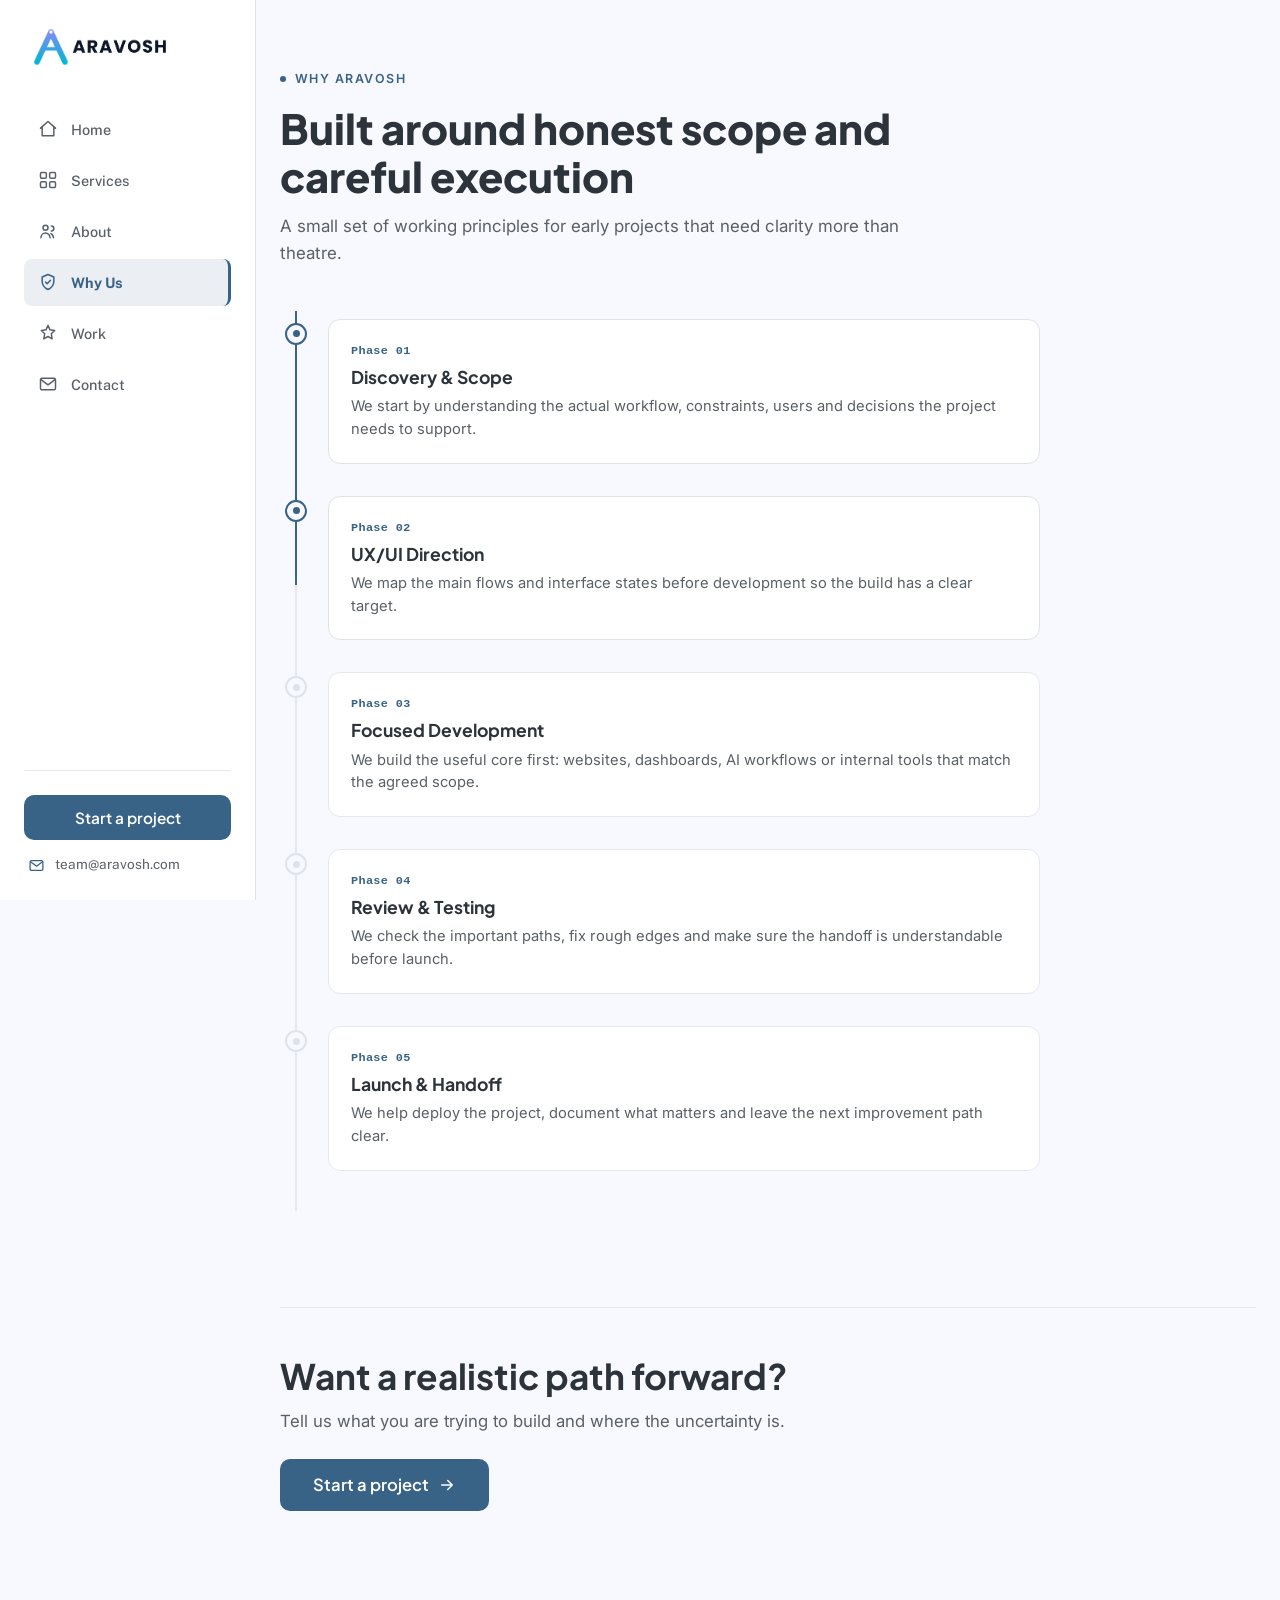
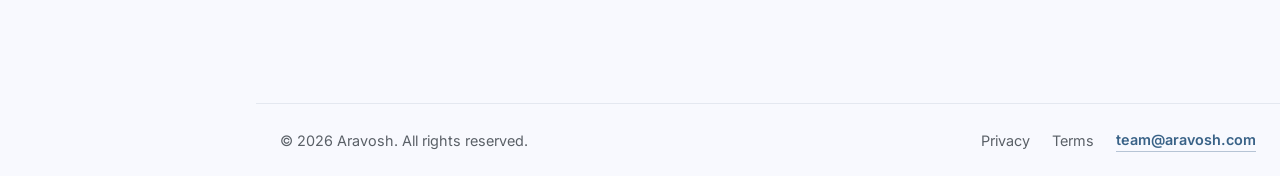
<file: why.html>
<!DOCTYPE html>
<html lang="en">
<head>
  <meta charset="UTF-8" />
  <meta name="viewport" content="width=device-width, initial-scale=1.0" />
  <title>Why Us | Aravosh</title>
  <meta name="description" content="How Aravosh approaches early digital projects with honest scope, clear communication and careful execution." />
  <meta name="robots" content="index, follow, max-image-preview:large" />
  <link rel="canonical" href="https://aravosh.com/why" />
  <meta name="theme-color" content="#f8f9fe" />
  <meta name="color-scheme" content="light" />
  <meta name="google-site-verification" content="GOOGLE_SITE_VERIFICATION_TOKEN" />

  <link rel="icon" href="/assets/favicon.svg" type="image/svg+xml" />
  <link rel="icon" href="/assets/favicon-32.png" sizes="32x32" type="image/png" />
  <link rel="icon" href="/assets/favicon-48.png" sizes="48x48" type="image/png" />
  <link rel="icon" href="/assets/favicon-96.png" sizes="96x96" type="image/png" />
  <link rel="apple-touch-icon" href="/assets/apple-touch-icon.png" />
  <link rel="manifest" href="/assets/site.webmanifest" />

  <meta property="og:type" content="website" />
  <meta property="og:site_name" content="Aravosh" />
  <meta property="og:locale" content="en_US" />
  <meta property="og:title" content="Why Us | Aravosh" />
  <meta property="og:description" content="How Aravosh approaches early digital projects with honest scope, clear communication and careful execution." />
  <meta property="og:url" content="https://aravosh.com/why" />
  <meta property="og:image" content="https://aravosh.com/assets/og-image.png" />
  <meta property="og:image:alt" content="Aravosh: technology and digital solutions" />
  <meta property="og:image:width" content="1200" />
  <meta property="og:image:height" content="630" />
  <meta name="twitter:card" content="summary_large_image" />
  <meta name="twitter:title" content="Why Us | Aravosh" />
  <meta name="twitter:description" content="How Aravosh approaches early digital projects with honest scope, clear communication and careful execution." />
  <meta name="twitter:image" content="https://aravosh.com/assets/og-image.png" />

  <link rel="preconnect" href="https://fonts.googleapis.com" />
  <link rel="preconnect" href="https://fonts.gstatic.com" crossorigin />
  <link href="https://fonts.googleapis.com/css2?family=Plus+Jakarta+Sans:wght@400;500;600;700;800;900&family=Inter:wght@400;450;500;600;700&family=Public+Sans:wght@400;500;600;700&display=swap" rel="stylesheet" />
  <link rel="stylesheet" href="/styles.css?v=20260621-4" />

  <script type="application/ld+json">
  {"@context":"https://schema.org","@graph":[{"@type":["Organization","ProfessionalService"],"@id":"https://aravosh.com/#org","name":"Aravosh","alternateName":"Aravosh Technologies","url":"https://aravosh.com/","logo":{"@type":"ImageObject","url":"https://aravosh.com/assets/light-logo.jpeg"},"image":"https://aravosh.com/assets/og-image.png","description":"Aravosh is an early-stage technology studio for practical software, AI automation, product design, cloud delivery and technical strategy.","disambiguatingDescription":"Aravosh is a technology studio brand, spelled A-R-A-V-O-S-H, and is not affiliated with any similarly named individual or consulting firm.","slogan":"Practical software, scoped honestly and built with care.","email":"team@aravosh.com","areaServed":"Remote","knowsAbout":["Software Development","Web Development","Product Design","UX","AI Automation","AI Integration","Multi-Agent Systems","AI Agents","Agent Orchestration","Retrieval-Augmented Generation","RAG","Cloud","DevOps","Technical Strategy"],"sameAs":["https://www.linkedin.com/company/aravosh","https://x.com/aravosh","https://www.instagram.com/aravosh"],"contactPoint":{"@type":"ContactPoint","email":"team@aravosh.com","contactType":"customer service","availableLanguage":"English"},"hasOfferCatalog":{"@type":"OfferCatalog","name":"Technology services","itemListElement":[{"@type":"Offer","itemOffered":{"@type":"Service","@id":"https://aravosh.com/services#ai","name":"AI Automation & Integration","description":"AI-assisted workflows, internal copilots, multi-agent systems and practical integrations that reduce repetitive work without forcing a rebuild.","provider":{"@id":"https://aravosh.com/#org"}}},{"@type":"Offer","itemOffered":{"@type":"Service","@id":"https://aravosh.com/services#rag","name":"RAG & Knowledge Systems","description":"Retrieval-augmented tools that let teams search, summarize and use their own documents more effectively.","provider":{"@id":"https://aravosh.com/#org"}}},{"@type":"Offer","itemOffered":{"@type":"Service","@id":"https://aravosh.com/services#dev","name":"Software Development","description":"Focused web apps, dashboards and internal tools built around the workflows your team actually uses.","provider":{"@id":"https://aravosh.com/#org"}}},{"@type":"Offer","itemOffered":{"@type":"Service","@id":"https://aravosh.com/services#design","name":"Product Design & UX","description":"Clear interfaces, prototypes and user flows before the build gets expensive.","provider":{"@id":"https://aravosh.com/#org"}}},{"@type":"Offer","itemOffered":{"@type":"Service","@id":"https://aravosh.com/services#cloud","name":"Cloud & DevOps","description":"Deployment, monitoring and automation for projects that need to be easier to run after launch.","provider":{"@id":"https://aravosh.com/#org"}}},{"@type":"Offer","itemOffered":{"@type":"Service","@id":"https://aravosh.com/services#strategy","name":"Consulting & Strategy","description":"Technical scoping, architecture reviews and practical roadmaps before you commit to a direction.","provider":{"@id":"https://aravosh.com/#org"}}}]}},{"@type":"WebSite","@id":"https://aravosh.com/#website","url":"https://aravosh.com/","name":"Aravosh","description":"Technology, AI automation and digital solutions for ambitious businesses.","publisher":{"@id":"https://aravosh.com/#org"},"inLanguage":"en"},{"@type":"WebPage","@id":"https://aravosh.com/why#webpage","url":"https://aravosh.com/why","name":"Why Us | Aravosh","description":"How Aravosh approaches early digital projects with honest scope, clear communication and careful execution.","isPartOf":{"@id":"https://aravosh.com/#website"},"about":{"@id":"https://aravosh.com/#org"},"inLanguage":"en"},{"@type":"BreadcrumbList","itemListElement":[{"@type":"ListItem","position":1,"name":"Home","item":"https://aravosh.com/"},{"@type":"ListItem","position":2,"name":"Why Us","item":"https://aravosh.com/why"}]}]}
  </script>
</head>
<body>
  <div class="scroll-progress" id="progress" aria-hidden="true"></div>
  <a href="#main" class="skip-link">Skip to content</a>
  <div class="app">

    <aside class="sidebar" id="sidebar" aria-label="Primary">
      <div class="sidebar-head">
        <a href="/" class="brand" aria-label="Aravosh, home">
          <img src="/assets/light-logo.jpeg" alt="Aravosh" class="brand-logo" width="1500" height="390" />
        </a>
      </div>
      <nav class="side-nav" aria-label="Pages">
        <a href="/">
          <svg class="side-ico" viewBox="0 0 24 24" aria-hidden="true"><path d="M3 11l9-8 9 8M5 10v10h14V10"/></svg>
          <span>Home</span>
        </a>
        <a href="/services">
          <svg class="side-ico" viewBox="0 0 24 24" aria-hidden="true"><rect x="3" y="3" width="7" height="7" rx="1.5"/><rect x="14" y="3" width="7" height="7" rx="1.5"/><rect x="3" y="14" width="7" height="7" rx="1.5"/><rect x="14" y="14" width="7" height="7" rx="1.5"/></svg>
          <span>Services</span>
        </a>
        <a href="/about">
          <svg class="side-ico" viewBox="0 0 24 24" aria-hidden="true"><circle cx="9" cy="8" r="3"/><path d="M3.5 20a5.5 5.5 0 0111 0M16 6a3 3 0 010 6M18.5 20a5.5 5.5 0 00-3-4.9"/></svg>
          <span>About</span>
        </a>
        <a href="/why" class="active" aria-current="page">
          <svg class="side-ico" viewBox="0 0 24 24" aria-hidden="true"><path d="M12 3l7 3v5c0 4.5-3 8-7 10-4-2-7-5.5-7-10V6z"/><path d="M9 12l2 2 4-4"/></svg>
          <span>Why Us</span>
        </a>
        <a href="/work">
          <svg class="side-ico" viewBox="0 0 24 24" aria-hidden="true"><path d="M12 3l2.4 5.2L20 9l-4 4 1 6-5-2.8L7 19l1-6-4-4 5.6-.8z"/></svg>
          <span>Work</span>
        </a>
        <a href="/contact">
          <svg class="side-ico" viewBox="0 0 24 24" aria-hidden="true"><rect x="3" y="5" width="18" height="14" rx="2"/><path d="M4 7l8 6 8-6"/></svg>
          <span>Contact</span>
        </a>
      </nav>
      <div class="sidebar-foot">
        <a href="/contact" class="btn btn-primary btn-block">Start a project</a>
        <a href="mailto:team@aravosh.com" class="sidebar-mail">
          <svg class="side-ico" viewBox="0 0 24 24" aria-hidden="true"><rect x="3" y="5" width="18" height="14" rx="2"/><path d="M4 7l8 6 8-6"/></svg>
          team@aravosh.com
        </a>
      </div>
    </aside>
    <div class="content">

      <header class="topbar" data-header>
        <button class="nav-toggle" id="navToggle" aria-label="Open menu" aria-controls="sidebar" aria-expanded="false">
          <span></span><span></span><span></span>
        </button>
        <a href="/" class="brand brand-mobile" aria-label="Aravosh, home">
          <img src="/assets/light-logo.jpeg" alt="Aravosh" class="brand-logo" width="1500" height="390" />
        </a>
        <a href="/contact" class="btn btn-primary topbar-cta">Get in touch</a>
      </header>
      <main id="main">
        <div class="page container">
          <header class="page-head">
          <span class="eyebrow"><span class="eyebrow-dot"></span> Why Aravosh</span>
          <h1>Built around honest scope and careful execution</h1>
          <p>A small set of working principles for early projects that need clarity more than theatre.</p>
        </header>
          
          <div class="timeline-container">
            <div class="timeline-line">
              <div class="timeline-line-filled"></div>
            </div>
            
            <div class="timeline-item">
              <div class="timeline-badge"></div>
              <div class="timeline-content">
                <span class="timeline-num">Phase 01</span>
                <h3>Discovery & Scope</h3>
                <p>We start by understanding the actual workflow, constraints, users and decisions the project needs to support.</p>
              </div>
            </div>
            
            <div class="timeline-item">
              <div class="timeline-badge"></div>
              <div class="timeline-content">
                <span class="timeline-num">Phase 02</span>
                <h3>UX/UI Direction</h3>
                <p>We map the main flows and interface states before development so the build has a clear target.</p>
              </div>
            </div>
            
            <div class="timeline-item">
              <div class="timeline-badge"></div>
              <div class="timeline-content">
                <span class="timeline-num">Phase 03</span>
                <h3>Focused Development</h3>
                <p>We build the useful core first: websites, dashboards, AI workflows or internal tools that match the agreed scope.</p>
              </div>
            </div>
            
            <div class="timeline-item">
              <div class="timeline-badge"></div>
              <div class="timeline-content">
                <span class="timeline-num">Phase 04</span>
                <h3>Review & Testing</h3>
                <p>We check the important paths, fix rough edges and make sure the handoff is understandable before launch.</p>
              </div>
            </div>
            
            <div class="timeline-item">
              <div class="timeline-badge"></div>
              <div class="timeline-content">
                <span class="timeline-num">Phase 05</span>
                <h3>Launch & Handoff</h3>
                <p>We help deploy the project, document what matters and leave the next improvement path clear.</p>
              </div>
            </div>
          </div>

          <section class="section">
          <div class="cta">
            <h2>Want a realistic path forward?</h2>
            <p>Tell us what you are trying to build and where the uncertainty is.</p>
            <a href="/contact" class="btn btn-primary btn-cta">Start a project
              <svg class="icon" viewBox="0 0 24 24" aria-hidden="true"><path d="M5 12h14M13 6l6 6-6 6"/></svg></a>
          </div>
        </section>
        </div>
      </main>

      <footer class="app-footer">
        <span>&copy; <span id="year"></span> Aravosh. All rights reserved.</span>
        <nav class="footer-legal" aria-label="Legal">
          <a href="/privacy">Privacy</a>
          <a href="/terms">Terms</a>
          <a href="mailto:team@aravosh.com" class="email-link">team@aravosh.com</a>
        </nav>
      </footer>
    </div>
  </div>
  <div class="sidebar-backdrop" id="backdrop" hidden></div>
  <script src="/script.js" defer></script>
</body>
</html>
</file>
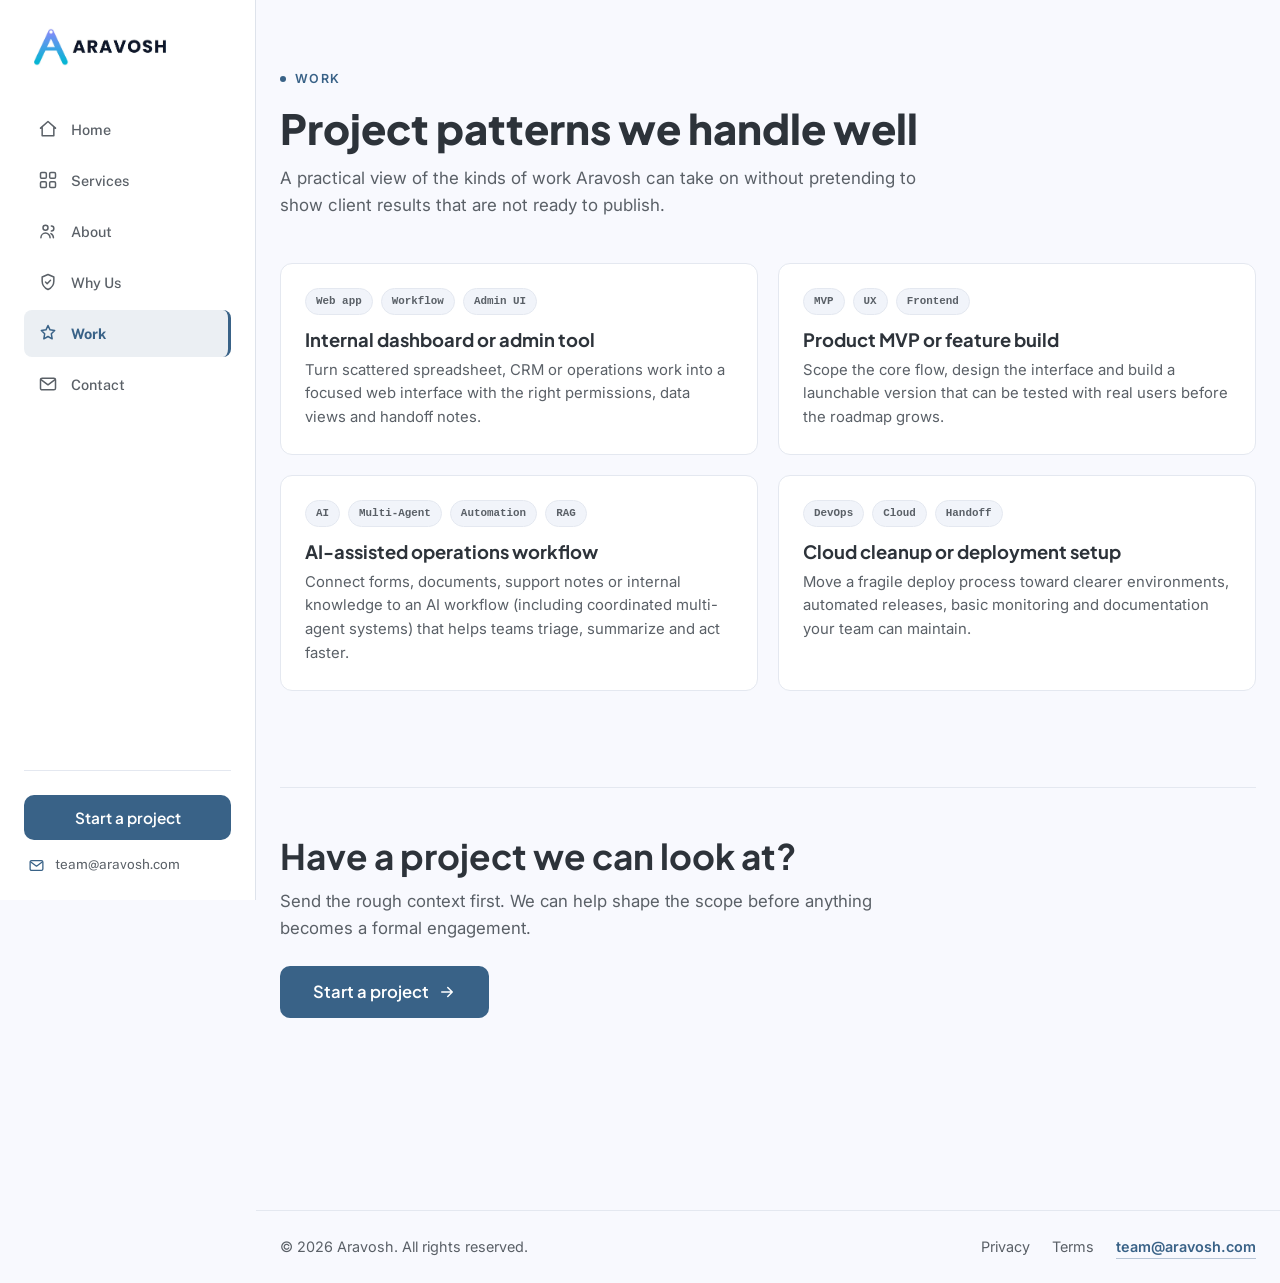
<file: work.html>
<!DOCTYPE html>
<html lang="en">
<head>
  <meta charset="UTF-8" />
  <meta name="viewport" content="width=device-width, initial-scale=1.0" />
  <title>Work | Aravosh</title>
  <meta name="description" content="Project patterns Aravosh handles well, with a practical standard for future case studies." />
  <meta name="robots" content="index, follow, max-image-preview:large" />
  <link rel="canonical" href="https://aravosh.com/work" />
  <meta name="theme-color" content="#f8f9fe" />
  <meta name="color-scheme" content="light" />
  <meta name="google-site-verification" content="GOOGLE_SITE_VERIFICATION_TOKEN" />

  <link rel="icon" href="/assets/favicon.svg" type="image/svg+xml" />
  <link rel="icon" href="/assets/favicon-32.png" sizes="32x32" type="image/png" />
  <link rel="icon" href="/assets/favicon-48.png" sizes="48x48" type="image/png" />
  <link rel="icon" href="/assets/favicon-96.png" sizes="96x96" type="image/png" />
  <link rel="apple-touch-icon" href="/assets/apple-touch-icon.png" />
  <link rel="manifest" href="/assets/site.webmanifest" />

  <meta property="og:type" content="website" />
  <meta property="og:site_name" content="Aravosh" />
  <meta property="og:locale" content="en_US" />
  <meta property="og:title" content="Work | Aravosh" />
  <meta property="og:description" content="Project patterns Aravosh handles well, with a practical standard for future case studies." />
  <meta property="og:url" content="https://aravosh.com/work" />
  <meta property="og:image" content="https://aravosh.com/assets/og-image.png" />
  <meta property="og:image:alt" content="Aravosh: technology and digital solutions" />
  <meta property="og:image:width" content="1200" />
  <meta property="og:image:height" content="630" />
  <meta name="twitter:card" content="summary_large_image" />
  <meta name="twitter:title" content="Work | Aravosh" />
  <meta name="twitter:description" content="Project patterns Aravosh handles well, with a practical standard for future case studies." />
  <meta name="twitter:image" content="https://aravosh.com/assets/og-image.png" />

  <link rel="preconnect" href="https://fonts.googleapis.com" />
  <link rel="preconnect" href="https://fonts.gstatic.com" crossorigin />
  <link href="https://fonts.googleapis.com/css2?family=Plus+Jakarta+Sans:wght@400;500;600;700;800;900&family=Inter:wght@400;450;500;600;700&family=Public+Sans:wght@400;500;600;700&display=swap" rel="stylesheet" />
  <link rel="stylesheet" href="/styles.css?v=20260621-4" />

  <script type="application/ld+json">
  {"@context":"https://schema.org","@graph":[{"@type":["Organization","ProfessionalService"],"@id":"https://aravosh.com/#org","name":"Aravosh","alternateName":"Aravosh Technologies","url":"https://aravosh.com/","logo":{"@type":"ImageObject","url":"https://aravosh.com/assets/light-logo.jpeg"},"image":"https://aravosh.com/assets/og-image.png","description":"Aravosh is an early-stage technology studio for practical software, AI automation, product design, cloud delivery and technical strategy.","disambiguatingDescription":"Aravosh is a technology studio brand, spelled A-R-A-V-O-S-H, and is not affiliated with any similarly named individual or consulting firm.","slogan":"Practical software, scoped honestly and built with care.","email":"team@aravosh.com","areaServed":"Remote","knowsAbout":["Software Development","Web Development","Product Design","UX","AI Automation","AI Integration","Multi-Agent Systems","AI Agents","Agent Orchestration","Retrieval-Augmented Generation","RAG","Cloud","DevOps","Technical Strategy"],"sameAs":["https://www.linkedin.com/company/aravosh","https://x.com/aravosh","https://www.instagram.com/aravosh"],"contactPoint":{"@type":"ContactPoint","email":"team@aravosh.com","contactType":"customer service","availableLanguage":"English"},"hasOfferCatalog":{"@type":"OfferCatalog","name":"Technology services","itemListElement":[{"@type":"Offer","itemOffered":{"@type":"Service","@id":"https://aravosh.com/services#ai","name":"AI Automation & Integration","description":"AI-assisted workflows, internal copilots, multi-agent systems and practical integrations that reduce repetitive work without forcing a rebuild.","provider":{"@id":"https://aravosh.com/#org"}}},{"@type":"Offer","itemOffered":{"@type":"Service","@id":"https://aravosh.com/services#rag","name":"RAG & Knowledge Systems","description":"Retrieval-augmented tools that let teams search, summarize and use their own documents more effectively.","provider":{"@id":"https://aravosh.com/#org"}}},{"@type":"Offer","itemOffered":{"@type":"Service","@id":"https://aravosh.com/services#dev","name":"Software Development","description":"Focused web apps, dashboards and internal tools built around the workflows your team actually uses.","provider":{"@id":"https://aravosh.com/#org"}}},{"@type":"Offer","itemOffered":{"@type":"Service","@id":"https://aravosh.com/services#design","name":"Product Design & UX","description":"Clear interfaces, prototypes and user flows before the build gets expensive.","provider":{"@id":"https://aravosh.com/#org"}}},{"@type":"Offer","itemOffered":{"@type":"Service","@id":"https://aravosh.com/services#cloud","name":"Cloud & DevOps","description":"Deployment, monitoring and automation for projects that need to be easier to run after launch.","provider":{"@id":"https://aravosh.com/#org"}}},{"@type":"Offer","itemOffered":{"@type":"Service","@id":"https://aravosh.com/services#strategy","name":"Consulting & Strategy","description":"Technical scoping, architecture reviews and practical roadmaps before you commit to a direction.","provider":{"@id":"https://aravosh.com/#org"}}}]}},{"@type":"WebSite","@id":"https://aravosh.com/#website","url":"https://aravosh.com/","name":"Aravosh","description":"Technology, AI automation and digital solutions for ambitious businesses.","publisher":{"@id":"https://aravosh.com/#org"},"inLanguage":"en"},{"@type":"WebPage","@id":"https://aravosh.com/work#webpage","url":"https://aravosh.com/work","name":"Work | Aravosh","description":"Project patterns Aravosh handles well, with a practical standard for future case studies.","isPartOf":{"@id":"https://aravosh.com/#website"},"about":{"@id":"https://aravosh.com/#org"},"inLanguage":"en"},{"@type":"BreadcrumbList","itemListElement":[{"@type":"ListItem","position":1,"name":"Home","item":"https://aravosh.com/"},{"@type":"ListItem","position":2,"name":"Work","item":"https://aravosh.com/work"}]}]}
  </script>
</head>
<body>
  <div class="scroll-progress" id="progress" aria-hidden="true"></div>
  <a href="#main" class="skip-link">Skip to content</a>
  <div class="app">

    <aside class="sidebar" id="sidebar" aria-label="Primary">
      <div class="sidebar-head">
        <a href="/" class="brand" aria-label="Aravosh, home">
          <img src="/assets/light-logo.jpeg" alt="Aravosh" class="brand-logo" width="1500" height="390" />
        </a>
      </div>
      <nav class="side-nav" aria-label="Pages">
        <a href="/">
          <svg class="side-ico" viewBox="0 0 24 24" aria-hidden="true"><path d="M3 11l9-8 9 8M5 10v10h14V10"/></svg>
          <span>Home</span>
        </a>
        <a href="/services">
          <svg class="side-ico" viewBox="0 0 24 24" aria-hidden="true"><rect x="3" y="3" width="7" height="7" rx="1.5"/><rect x="14" y="3" width="7" height="7" rx="1.5"/><rect x="3" y="14" width="7" height="7" rx="1.5"/><rect x="14" y="14" width="7" height="7" rx="1.5"/></svg>
          <span>Services</span>
        </a>
        <a href="/about">
          <svg class="side-ico" viewBox="0 0 24 24" aria-hidden="true"><circle cx="9" cy="8" r="3"/><path d="M3.5 20a5.5 5.5 0 0111 0M16 6a3 3 0 010 6M18.5 20a5.5 5.5 0 00-3-4.9"/></svg>
          <span>About</span>
        </a>
        <a href="/why">
          <svg class="side-ico" viewBox="0 0 24 24" aria-hidden="true"><path d="M12 3l7 3v5c0 4.5-3 8-7 10-4-2-7-5.5-7-10V6z"/><path d="M9 12l2 2 4-4"/></svg>
          <span>Why Us</span>
        </a>
        <a href="/work" class="active" aria-current="page">
          <svg class="side-ico" viewBox="0 0 24 24" aria-hidden="true"><path d="M12 3l2.4 5.2L20 9l-4 4 1 6-5-2.8L7 19l1-6-4-4 5.6-.8z"/></svg>
          <span>Work</span>
        </a>
        <a href="/contact">
          <svg class="side-ico" viewBox="0 0 24 24" aria-hidden="true"><rect x="3" y="5" width="18" height="14" rx="2"/><path d="M4 7l8 6 8-6"/></svg>
          <span>Contact</span>
        </a>
      </nav>
      <div class="sidebar-foot">
        <a href="/contact" class="btn btn-primary btn-block">Start a project</a>
        <a href="mailto:team@aravosh.com" class="sidebar-mail">
          <svg class="side-ico" viewBox="0 0 24 24" aria-hidden="true"><rect x="3" y="5" width="18" height="14" rx="2"/><path d="M4 7l8 6 8-6"/></svg>
          team@aravosh.com
        </a>
      </div>
    </aside>
    <div class="content">

      <header class="topbar" data-header>
        <button class="nav-toggle" id="navToggle" aria-label="Open menu" aria-controls="sidebar" aria-expanded="false">
          <span></span><span></span><span></span>
        </button>
        <a href="/" class="brand brand-mobile" aria-label="Aravosh, home">
          <img src="/assets/light-logo.jpeg" alt="Aravosh" class="brand-logo" width="1500" height="390" />
        </a>
        <a href="/contact" class="btn btn-primary topbar-cta">Get in touch</a>
      </header>
      <main id="main">
        <div class="page container">
          <header class="page-head">
          <span class="eyebrow"><span class="eyebrow-dot"></span> Work</span>
          <h1>Project patterns we handle well</h1>
          <p>A practical view of the kinds of work Aravosh can take on without pretending to show client results that are not ready to publish.</p>
        </header>

          <div class="case-grid">
            <article class="case-card work-pattern">
              <div class="case-info">
                <div class="case-meta">
                  <span class="case-tag">Web app</span><span class="case-tag">Workflow</span><span class="case-tag">Admin UI</span>
                </div>
                <h3>Internal dashboard or admin tool</h3>
                <p>Turn scattered spreadsheet, CRM or operations work into a focused web interface with the right permissions, data views and handoff notes.</p>
              </div>
            </article>
            <article class="case-card work-pattern">
              <div class="case-info">
                <div class="case-meta">
                  <span class="case-tag">MVP</span><span class="case-tag">UX</span><span class="case-tag">Frontend</span>
                </div>
                <h3>Product MVP or feature build</h3>
                <p>Scope the core flow, design the interface and build a launchable version that can be tested with real users before the roadmap grows.</p>
              </div>
            </article>
            <article class="case-card work-pattern">
              <div class="case-info">
                <div class="case-meta">
                  <span class="case-tag">AI</span><span class="case-tag">Multi-Agent</span><span class="case-tag">Automation</span><span class="case-tag">RAG</span>
                </div>
                <h3>AI-assisted operations workflow</h3>
                <p>Connect forms, documents, support notes or internal knowledge to an AI workflow (including coordinated multi-agent systems) that helps teams triage, summarize and act faster.</p>
              </div>
            </article>
            <article class="case-card work-pattern">
              <div class="case-info">
                <div class="case-meta">
                  <span class="case-tag">DevOps</span><span class="case-tag">Cloud</span><span class="case-tag">Handoff</span>
                </div>
                <h3>Cloud cleanup or deployment setup</h3>
                <p>Move a fragile deploy process toward clearer environments, automated releases, basic monitoring and documentation your team can maintain.</p>
              </div>
            </article>
          </div>

          <section class="section">
          <div class="cta">
            <h2>Have a project we can look at?</h2>
            <p>Send the rough context first. We can help shape the scope before anything becomes a formal engagement.</p>
            <a href="/contact" class="btn btn-primary btn-cta">Start a project
              <svg class="icon" viewBox="0 0 24 24" aria-hidden="true"><path d="M5 12h14M13 6l6 6-6 6"/></svg></a>
          </div>
        </section>
        </div>
      </main>

      <footer class="app-footer">
        <span>&copy; <span id="year"></span> Aravosh. All rights reserved.</span>
        <nav class="footer-legal" aria-label="Legal">
          <a href="/privacy">Privacy</a>
          <a href="/terms">Terms</a>
          <a href="mailto:team@aravosh.com" class="email-link">team@aravosh.com</a>
        </nav>
      </footer>
    </div>
  </div>
  <div class="sidebar-backdrop" id="backdrop" hidden></div>
  <script src="/script.js" defer></script>
</body>
</html>
</file>
<file: styles.css>
/* =========================================================
   Aravosh — design system
   ========================================================= */
:root {
  /* Surfaces */
  --bg: #f8f9fe;
  --bg-alt: #f1f4fa;
  --surface: #ffffff;
  --surface-2: #f1f4fa;
  --surface-container-lowest: #ffffff;
  --surface-container-low: #f1f4fa;
  --surface-container-high: #e4e8f0;
  --surface-container-highest: #dee3eb;
  --border: #dee3eb;
  --border-soft: #e4e8f0;

  /* Text */
  --text: #2d333a;
  --text-2: #5a6067;
  --muted: #5a6067;

  /* Brand — one accent, used everywhere via this token (no hardcoded blues) */
  --accent: #396287;
  --accent-hover: #2c567a;
  --accent-rgb: 57, 98, 135;
  --grad: linear-gradient(135deg, #396287 0%, #465564 100%);
  --grad-soft: linear-gradient(135deg, rgba(var(--accent-rgb), 0.08), rgba(82, 96, 112, 0.12));

  /* Status */
  --color-success: #1f7a4a;
  --color-success-bg: #e7f5ee;
  --color-error: #b3273f;
  --color-error-bg: #fbe9ec;

  /* Fonts */
  --font-heading: "Plus Jakarta Sans", sans-serif;
  --font-body: "Inter", sans-serif;
  --font-label: "Public Sans", sans-serif;
  --font-mono: ui-monospace, "SF Mono", "Cascadia Code", "Roboto Mono", Menlo, Consolas, "Liberation Mono", monospace;

  /* Geometry */
  --r-sm: 8px;
  --r-md: 12px;
  --r-lg: 16px;
  --r-control: 10px;
  --r-pill: 9999px;
  --maxw: 1280px;
  --gutter: 24px;

  /* Spacing scale */
  --space-section: 96px;
  --space-section-sm: 64px;

  /* Effects */
  --ring: 0 0 0 3px rgba(var(--accent-rgb), 0.22);
  --shadow-sm: 0 1px 2px rgba(23, 72, 110, 0.08);
  --shadow-md: 0 10px 26px rgba(23, 72, 110, 0.10);
  --shadow-lg: 0 18px 40px rgba(23, 72, 110, 0.14);
  --ease: cubic-bezier(0.22, 1, 0.36, 1);
}

*, *::before, *::after { box-sizing: border-box; }
* { margin: 0; padding: 0; }

html { scroll-behavior: smooth; -webkit-text-size-adjust: 100%; }
@media (prefers-reduced-motion: reduce) { html { scroll-behavior: auto; } }

body {
  font-family: var(--font-body), system-ui, -apple-system, sans-serif;
  background: var(--bg);
  color: var(--text);
  line-height: 1.6;
  font-size: 16px;
  -webkit-font-smoothing: antialiased;
  text-rendering: optimizeLegibility;
  overflow-x: clip;
}

h1, h2, h3, h4 {
  font-family: var(--font-heading), sans-serif;
  line-height: 1.15;
  letter-spacing: 0;
  color: var(--text);
}

a { color: inherit; text-decoration: none; }
img { max-width: 100%; display: block; }
ul { list-style: none; }

:focus-visible { outline: 2px solid var(--accent); outline-offset: 3px; border-radius: 6px; }
.btn:focus-visible { outline: 2px solid var(--accent); outline-offset: 3px; }
.side-nav a:focus-visible { outline-offset: -2px; }

.container { width: 100%; max-width: var(--maxw); margin: 0 auto; padding: 0 var(--gutter); }

.skip-link {
  position: absolute; left: 16px; top: -60px; z-index: 200;
  background: var(--surface); color: var(--text);
  padding: 10px 18px; border-radius: var(--r-sm); border: 1px solid var(--border);
  transition: top 0.2s var(--ease);
}
.skip-link:focus { top: 16px; }

/* Eyebrow — used sparingly (page context only), not on every section */
.eyebrow {
  display: inline-flex; align-items: center; gap: 9px;
  font-size: 0.78rem; font-weight: 600; letter-spacing: 0.12em;
  text-transform: uppercase; color: var(--accent);
  margin-bottom: 16px;
}
.eyebrow-dot { width: 6px; height: 6px; border-radius: 50%; background: var(--accent); }

.icon { width: 1.1em; height: 1.1em; fill: none; stroke: currentColor; stroke-width: 2; stroke-linecap: round; stroke-linejoin: round; }

/* =========================================================
   Buttons — semantic hierarchy: primary / ghost / link
   ========================================================= */
.btn {
  display: inline-flex; align-items: center; justify-content: center; gap: 9px;
  font-family: var(--font-heading), sans-serif;
  font-weight: 600; font-size: 0.96rem; line-height: 1;
  padding: 14px 26px; border-radius: var(--r-control);
  border: 1px solid transparent; cursor: pointer;
  transition: border-color 0.2s var(--ease), background 0.2s var(--ease), color 0.2s var(--ease);
}
.btn-primary { background: var(--accent); color: #ffffff; }
.btn-primary:hover { background: var(--accent-hover); }
.btn-ghost { background: var(--surface); color: var(--text); border-color: var(--border); }
.btn-ghost:hover { border-color: var(--accent); color: var(--accent); }
.btn .icon { width: 18px; height: 18px; }
.btn[disabled] { opacity: 0.6; cursor: progress; }
.btn-block { width: 100%; }
.btn-cta { padding: 16px 32px; font-size: 1.04rem; }

/* =========================================================
   Hero
   ========================================================= */
.hero { position: relative; padding: 64px 0 72px; overflow: hidden; }
.hero-inner { position: relative; }
.hero h1 { font-size: clamp(2.3rem, 4.2vw, 3.1rem); font-weight: 800; margin-bottom: 20px; }
.hero-sub { font-size: 1.14rem; color: var(--text-2); max-width: 540px; margin: 0 0 32px; }
.hero-actions { display: flex; gap: 14px; flex-wrap: wrap; }

.hero-inner.hero-split {
  display: grid; grid-template-columns: minmax(0, 1.1fr) minmax(300px, 0.9fr);
  gap: 48px; align-items: start;
}

/* Priority ledger — real content instead of a decorative graphic:
   the site's actual service-priority order, ranked. */
.priority-panel {
  background: var(--surface); border: 1px solid var(--border);
  border-radius: var(--r-lg); overflow: hidden;
}
.priority-panel-head {
  padding: 18px 22px; border-bottom: 1px solid var(--border-soft);
  font-family: var(--font-heading); font-size: 0.82rem; font-weight: 700;
  letter-spacing: 0.06em; text-transform: uppercase; color: var(--text-2);
}
.priority-row {
  display: flex; align-items: baseline; gap: 16px;
  padding: 18px 22px; border-bottom: 1px solid var(--border-soft);
}
.priority-row:last-child { border-bottom: none; }
.priority-rank {
  font-family: var(--font-mono); font-weight: 600; font-size: 0.9rem;
  color: var(--accent); flex-shrink: 0; width: 1.6em;
}
.priority-row h3 { font-size: 1.02rem; margin-bottom: 4px; }
.priority-row p { font-size: 0.88rem; color: var(--muted); line-height: 1.5; }

/* =========================================================
   Sections
   ========================================================= */
.section { padding: var(--space-section) 0; }
.hero + .section { padding-top: var(--space-section-sm); }
.section-head { max-width: 640px; margin: 0 0 44px; }
.section-head h2 { font-size: clamp(1.8rem, 3.4vw, 2.4rem); font-weight: 700; margin-bottom: 12px; }
.section-head p { color: var(--muted); font-size: 1.04rem; }

/* =========================================================
   Service list (replaces icon-card grid — one ranked list,
   reused on home and services pages)
   ========================================================= */
.service-list { display: flex; flex-direction: column; border-top: 1px solid var(--border-soft); }
.service-row {
  display: grid; grid-template-columns: 2.4em minmax(0, 1fr); gap: 18px;
  padding: 22px 0; border-bottom: 1px solid var(--border-soft);
}
.service-rank { font-family: var(--font-mono); font-weight: 600; color: var(--accent); font-size: 0.9rem; padding-top: 2px; }
.service-row h3 { font-size: 1.14rem; margin-bottom: 6px; display: flex; align-items: center; gap: 9px; }
.service-row h3 svg { width: 19px; height: 19px; fill: none; stroke: var(--accent); stroke-width: 1.75; stroke-linecap: round; stroke-linejoin: round; flex-shrink: 0; }
.service-row p { color: var(--muted); font-size: 0.98rem; max-width: 62ch; }

/* Service list + reference diagram, side by side (mirrors .hero-split) */
.service-split {
  display: grid;
  grid-template-columns: minmax(0, 1.15fr) minmax(300px, 0.85fr);
  gap: 48px;
  align-items: start;
  margin-top: 8px;
}

/* =========================================================
   Agent coordination diagram — static, labeled, one accent color
   ========================================================= */
.agent-diagram { padding: 0; }
.agent-diagram-body { padding: 20px 22px; }
.agent-diagram-body > svg { width: 100%; height: auto; display: block; }
.agent-diagram-caption {
  margin: 0; padding: 14px 22px 20px; border-top: 1px solid var(--border-soft);
  font-size: 0.82rem; color: var(--muted); line-height: 1.55;
}
.diagram-node { fill: var(--surface); stroke: var(--border); stroke-width: 1; }
.diagram-node-request { fill: rgba(var(--accent-rgb), 0.04); }
.diagram-node-primary { fill: rgba(var(--accent-rgb), 0.12); stroke: var(--accent); stroke-width: 1.5; }
.diagram-node-verify { fill: rgba(var(--accent-rgb), 0.08); stroke-width: 1.25; }
.diagram-edge { fill: none; stroke: var(--accent); stroke-width: 1.5; opacity: 0.7; }
.diagram-edge-feedback { fill: none; stroke: var(--accent); stroke-width: 1.25; opacity: 0.4; stroke-dasharray: 4 3; }
.diagram-icon { fill: none; stroke: var(--accent); stroke-width: 1.75; stroke-linecap: round; stroke-linejoin: round; }
.diagram-label { font-family: var(--font-body), sans-serif; font-size: 15px; font-weight: 600; fill: var(--text); }
.diagram-tag { font-family: var(--font-mono); font-size: 9px; fill: var(--muted); }
@media (min-width: 980px) { .agent-diagram { position: sticky; top: 32px; } }
@media (min-width: 901px) and (max-width: 979px) { .agent-diagram { position: sticky; top: 90px; } }
@media (max-width: 900px) { .service-split { grid-template-columns: 1fr; gap: 32px; } }
@media (max-width: 640px) { .diagram-tag { display: none; } }

/* =========================================================
   FAQ
   ========================================================= */
.faq-list { display: grid; gap: 12px; max-width: 760px; }
.faq-item {
  background: var(--surface);
  border: 1px solid var(--border-soft);
  border-radius: var(--r-md);
  padding: 20px 24px;
  transition: border-color 0.2s var(--ease), background 0.2s var(--ease);
}
.faq-item:hover { border-color: var(--accent); }
.faq-item[open] { background: var(--surface-2); }
.faq-item summary {
  cursor: pointer;
  list-style: none;
  display: flex;
  align-items: center;
  justify-content: space-between;
  gap: 16px;
  font-weight: 600;
  color: var(--text-2);
  font-size: 1.02rem;
}
.faq-item summary::-webkit-details-marker { display: none; }
.faq-item summary::after {
  content: "+";
  flex-shrink: 0;
  font-size: 1.3rem;
  color: var(--accent);
  transition: transform 0.2s var(--ease);
}
.faq-item[open] summary::after { transform: rotate(45deg); }
.faq-item p { color: var(--muted); font-size: 0.98rem; margin-top: 14px; }

/* =========================================================
   About
   ========================================================= */
.about-inner { display: grid; grid-template-columns: 0.95fr 1.05fr; gap: 56px; align-items: start; }
.about-card {
  background: var(--surface); border: 1px solid var(--border);
  border-radius: var(--r-lg); padding: 36px 32px;
}
.about-chip {
  display: inline-block; background: rgba(var(--accent-rgb), 0.10); color: var(--accent);
  font-size: 0.76rem; font-weight: 600; letter-spacing: 0.04em;
  padding: 6px 14px; border-radius: var(--r-pill); margin-bottom: 18px;
}
.about-card h3 { font-size: 1.4rem; margin-bottom: 12px; }
.about-card p { color: var(--muted); }
.about-card-stats { display: flex; gap: 36px; margin-top: 24px; padding-top: 22px; border-top: 1px solid var(--border-soft); }
.about-card-stats strong { display: block; font-family: var(--font-heading); font-size: 1.5rem; }
.about-card-stats span { color: var(--muted); font-size: 0.86rem; }
.about-text h2 { font-size: clamp(1.8rem, 3.4vw, 2.3rem); margin-bottom: 16px; }
.about-text > p { color: var(--text-2); font-size: 1.05rem; margin-bottom: 24px; max-width: 62ch; }
.check-list { display: grid; gap: 12px; margin-bottom: 28px; }
.check-list li { position: relative; padding-left: 30px; color: var(--text-2); }
.check-list li::before {
  content: ""; position: absolute; left: 0; top: 4px;
  width: 18px; height: 18px; border-radius: 50%;
  background: rgba(var(--accent-rgb), 0.10);
  background-image: url("data:image/svg+xml,%3Csvg xmlns='http://www.w3.org/2000/svg' width='11' height='11' viewBox='0 0 24 24' fill='none' stroke='%23396287' stroke-width='3' stroke-linecap='round' stroke-linejoin='round'%3E%3Cpath d='M20 6L9 17l-5-5'/%3E%3C/svg%3E");
  background-repeat: no-repeat; background-position: center;
}

/* =========================================================
   CTA — plain, left-aligned, no glow, no big rounded box
   ========================================================= */
.cta {
  border-top: 1px solid var(--border-soft);
  padding: 48px 0 0;
}
.cta h2 { font-size: clamp(1.7rem, 3vw, 2.2rem); margin-bottom: 12px; max-width: 46ch; }
.cta p { color: var(--text-2); font-size: 1.05rem; max-width: 56ch; margin-bottom: 24px; }

.email-link {
  color: var(--accent); font-weight: 600;
  border-bottom: 1px solid rgba(var(--accent-rgb), 0.35); transition: border-color 0.2s var(--ease);
}
.email-link:hover { border-bottom-color: var(--accent); }

/* =========================================================
   Reduced motion
   ========================================================= */
@media (prefers-reduced-motion: reduce) {
  *, *::before, *::after { animation-duration: 0.001ms !important; animation-iteration-count: 1 !important; transition-duration: 0.001ms !important; }
}

/* =========================================================
   Responsive — hero / sections
   ========================================================= */
@media (max-width: 900px) {
  .hero-inner.hero-split { grid-template-columns: 1fr; gap: 32px; }
  .about-inner { grid-template-columns: 1fr; gap: 32px; }
}
@media (max-width: 620px) {
  :root { --gutter: 18px; --space-section: 64px; --space-section-sm: 44px; }
  .hero { padding: 44px 0 48px; }
  .cta { padding-top: 36px; }
}

/* =========================================================
   Sub pages (legal) + error page
   ========================================================= */
.legal { max-width: 720px; }
.legal-header { margin-bottom: 36px; padding-bottom: 24px; border-bottom: 1px solid var(--border-soft); }
.legal-header h1 { font-size: clamp(1.9rem, 3.6vw, 2.5rem); font-weight: 800; margin-bottom: 10px; }
.legal-meta { color: var(--muted); font-size: 0.92rem; }
.legal h2 { font-size: 1.3rem; margin: 36px 0 12px; }
.legal p { color: var(--text-2); margin-bottom: 16px; max-width: 70ch; }
.legal ul { display: grid; gap: 10px; margin: 0 0 16px; padding-left: 4px; }
.legal ul li { position: relative; padding-left: 22px; color: var(--text-2); max-width: 70ch; }
.legal ul li::before { content: ""; position: absolute; left: 0; top: 11px; width: 6px; height: 6px; border-radius: 50%; background: var(--accent); }
.legal a { color: var(--accent); border-bottom: 1px solid rgba(var(--accent-rgb), 0.35); }
.legal a:hover { border-bottom-color: var(--accent); }

.back-link {
  display: inline-flex; align-items: center; gap: 8px;
  color: var(--muted); font-weight: 500; font-size: 0.92rem; margin-bottom: 28px;
  transition: color 0.2s var(--ease);
}
.back-link:hover { color: var(--accent); }
.back-link .icon { width: 16px; height: 16px; }

.error-page {
  min-height: calc(100vh - 66px);
  display: grid; place-items: center; padding: 40px 0;
}
.error-inner { max-width: 480px; padding: 0 var(--gutter); text-align: center; }
.error-code {
  font-family: var(--font-heading); font-weight: 800; font-size: clamp(4rem, 14vw, 6rem);
  line-height: 1; color: var(--accent);
}
.error-inner h1 { font-size: clamp(1.4rem, 3.6vw, 1.9rem); margin: 8px 0 12px; }
.error-inner p { color: var(--muted); font-size: 1.02rem; margin-bottom: 28px; }

.footer-legal { display: flex; align-items: center; gap: 22px; flex-wrap: wrap; }
.footer-legal a { color: var(--muted); transition: color 0.2s var(--ease); }
.footer-legal a:hover { color: var(--text); }
.footer-legal a.email-link { color: var(--accent); }

/* =========================================================
   App shell — sidebar layout
   ========================================================= */
:root { --sidebar-w: 256px; }

.app { min-height: 100vh; }

.sidebar {
  position: fixed; top: 0; left: 0; bottom: 0; width: var(--sidebar-w); z-index: 90;
  display: flex; flex-direction: column;
  background: var(--surface-container-lowest);
  border-right: 1px solid var(--border);
  padding: 24px;
}
.sidebar-head { padding: 4px 10px 32px; }
.sidebar-head .brand-logo { height: 38px; width: auto; }
.side-nav { display: flex; flex-direction: column; gap: 4px; }
.side-nav a {
  display: flex; align-items: center; gap: 13px;
  padding: 12px 14px; border-radius: var(--r-sm);
  color: var(--text-2); font-weight: 500; font-size: 0.9rem;
  font-family: var(--font-label);
  position: relative; transition: color 0.2s var(--ease), background 0.2s var(--ease);
}
.side-nav a:hover { color: var(--accent); background: var(--surface-container-low); }
.side-nav a.active {
  color: var(--accent);
  font-weight: 700;
  background: rgba(var(--accent-rgb), 0.1);
  border-right: 3px solid var(--accent);
}
.side-ico { width: 20px; height: 20px; flex-shrink: 0; fill: none; stroke: currentColor; stroke-width: 1.8; stroke-linecap: round; stroke-linejoin: round; }
.side-nav a.active .side-ico { stroke: var(--accent); }
.sidebar-foot { margin-top: auto; padding-top: 24px; border-top: 1px solid var(--border-soft); display: flex; flex-direction: column; gap: 14px; }
.sidebar-mail {
  display: flex; align-items: center; gap: 10px; padding: 0 4px;
  color: var(--muted); font-size: 0.85rem; font-family: var(--font-label); word-break: break-all; transition: color 0.2s var(--ease);
}
.sidebar-mail:hover { color: var(--accent); }
.sidebar-mail .side-ico { width: 17px; height: 17px; stroke: var(--accent); }

.content { margin-left: var(--sidebar-w); min-width: 0; display: flex; flex-direction: column; min-height: 100vh; }

.topbar {
  display: none; position: sticky; top: 0; z-index: 80;
  align-items: center; justify-content: space-between; gap: 16px;
  height: 66px; padding: 0 var(--gutter);
  background: rgba(255, 255, 255, 0.92); backdrop-filter: blur(10px);
  border-bottom: 1px solid var(--border);
}
.brand { display: inline-flex; align-items: center; flex-shrink: 0; }
.brand-mobile .brand-logo { height: 34px; width: auto; }

.nav-toggle {
  display: none; flex-direction: column; gap: 5px;
  background: none; border: 1px solid var(--border); border-radius: 10px;
  padding: 9px; cursor: pointer;
}
.nav-toggle span { width: 20px; height: 2px; background: var(--text); border-radius: 2px; transition: 0.2s var(--ease); }
.nav-toggle[aria-expanded="true"] span:nth-child(1) { transform: translateY(7px) rotate(45deg); }
.nav-toggle[aria-expanded="true"] span:nth-child(2) { opacity: 0; }
.nav-toggle[aria-expanded="true"] span:nth-child(3) { transform: translateY(-7px) rotate(-45deg); }

.sidebar-backdrop {
  position: fixed; inset: 0; z-index: 85; background: rgba(15, 68, 106, 0.28);
  opacity: 0; visibility: hidden; transition: opacity 0.2s var(--ease), visibility 0.2s;
}
.sidebar-backdrop.show { opacity: 1; visibility: visible; }

.app-footer {
  margin-top: auto;
  display: flex; align-items: center; justify-content: space-between; flex-wrap: wrap; gap: 12px;
  padding: 24px var(--gutter); border-top: 1px solid var(--border-soft);
  color: var(--muted); font-size: 0.9rem;
}

/* Page wrapper + heads */
.page { padding: 56px 0 84px; }
.page-head { max-width: 680px; margin: 0 0 44px; }
.page-head h1 { font-size: clamp(1.9rem, 3.8vw, 2.6rem); font-weight: 800; margin-bottom: 12px; }
.page-head p { color: var(--muted); font-size: 1.06rem; }
.center-row { display: flex; margin-top: 32px; }

/* =========================================================
   Contact + form
   ========================================================= */
.contact-grid { display: grid; grid-template-columns: minmax(210px, 0.34fr) minmax(0, 1fr); gap: 36px; align-items: start; }
.contact-info { display: flex; flex-direction: column; gap: 24px; }
.info-card {
  background: var(--surface); border: 1px solid var(--border-soft);
  border-radius: var(--r-md); padding: 26px 24px;
}
.info-card h3 { font-size: 1.15rem; margin-bottom: 10px; }
.info-card p { color: var(--muted); margin-bottom: 14px; }
.info-list { display: grid; gap: 14px; }
.info-list li { display: flex; align-items: flex-start; gap: 10px; color: var(--text-2); font-size: 0.95rem; }
.info-list svg { width: 16px; height: 16px; flex-shrink: 0; fill: none; stroke: var(--accent); stroke-width: 2.4; stroke-linecap: round; stroke-linejoin: round; margin-top: 3px; }

.contact-form-wrap { background: transparent; border: 0; padding: 0; }
.form { display: flex; flex-direction: column; gap: 18px; }
.field { display: flex; flex-direction: column; gap: 8px; }
.field label { font-size: 0.88rem; font-weight: 500; color: var(--text-2); }
.field .req { color: var(--accent); }
.field input, .field select, .field textarea {
  width: 100%; font: inherit; font-size: 0.97rem; color: var(--text);
  background: #ffffff; border: 1px solid var(--border);
  border-radius: var(--r-sm); padding: 12px 14px;
  transition: border-color 0.2s var(--ease), box-shadow 0.2s var(--ease);
}
.field textarea { resize: vertical; min-height: 120px; }
.field input::placeholder, .field textarea::placeholder { color: var(--muted); opacity: 0.85; }
.field input:focus, .field select:focus, .field textarea:focus {
  outline: none; border-color: var(--accent); box-shadow: 0 0 0 3px rgba(var(--accent-rgb), 0.16);
}
.field input:user-invalid, .field textarea:user-invalid { border-color: var(--color-error); }
.hp { position: absolute !important; left: -9999px !important; width: 1px; height: 1px; opacity: 0; }
.btn[disabled] { opacity: 0.65; cursor: progress; }

.form-status { display: none; border-radius: var(--r-sm); padding: 14px 16px; font-size: 0.94rem; }
.form-status.show { display: block; }
.form-status.success { background: var(--color-success-bg); border: 1px solid rgba(31, 122, 74, 0.3); color: var(--color-success); }
.form-status.error { background: var(--color-error-bg); border: 1px solid rgba(179, 39, 63, 0.3); color: var(--color-error); }
.form-status a { color: inherit; text-decoration: underline; }

/* =========================================================
   App shell responsive
   ========================================================= */
@media (max-width: 980px) {
  .sidebar { transform: translateX(-100%); transition: transform 0.28s var(--ease); box-shadow: var(--shadow-lg); }
  .sidebar.open { transform: none; }
  .content { margin-left: 0; }
  .topbar { display: flex; }
  .topbar .nav-toggle { display: inline-flex; }
  .contact-grid { grid-template-columns: 1fr; gap: 28px; }
}
@media (max-width: 560px) {
  .topbar-cta { display: none; }
  .contact-form-wrap { padding: 0; }
  .app-footer { padding: 22px var(--gutter); }
}

/* =========================================================
   Scroll progress bar — communicates reading progress, kept
   ========================================================= */
.scroll-progress {
  position: fixed; top: 0; left: 0; height: 3px; width: 0;
  background: var(--accent); z-index: 200;
  transition: width 0.1s linear;
}

/* =========================================================
   Layout hardening — desktop & mobile
   ========================================================= */
.content { max-width: 100%; }
.page { padding-inline: 0; }
.page.container { padding-inline: var(--gutter); }

@media (min-width: 1280px) {
  .page { padding: 64px 0 96px; }
}
@media (max-width: 640px) {
  :root { --gutter: 18px; }
  .hero h1 { font-size: clamp(2rem, 8vw, 2.6rem); }
  .hero-sub { font-size: 1.04rem; }
  .page { padding: 40px 0 64px; }
  .page-head { margin-bottom: 32px; }
  .page-head h1 { font-size: clamp(1.8rem, 7.5vw, 2.2rem); }
  .btn { padding: 13px 22px; }
  .topbar-cta { display: inline-flex; padding: 9px 16px; font-size: 0.9rem; }
}

/* =========================================================
   Interactive features: tech stack, timeline, planner, work
   ========================================================= */

/* Work — project pattern cards */
.case-grid { display: grid; gap: 20px; grid-template-columns: repeat(2, 1fr); margin-top: 32px; }
.case-card {
  background: var(--surface); border: 1px solid var(--border-soft);
  border-radius: var(--r-md); overflow: hidden;
  transition: border-color 0.2s var(--ease);
}
.case-card:hover { border-color: var(--accent); }
.case-info { padding: 24px; }
.case-meta { display: flex; flex-wrap: wrap; gap: 8px; margin-bottom: 14px; }
.case-tag {
  background: var(--surface-2); color: var(--muted);
  font-family: var(--font-mono); font-size: 0.68rem; font-weight: 600; padding: 4px 10px; border-radius: var(--r-pill);
  border: 1px solid var(--border-soft);
}
.case-info h3 { font-size: 1.15rem; margin-bottom: 8px; }
.case-info p { color: var(--muted); font-size: 0.93rem; }

/* Tech Stack Matrix */
.tech-matrix { margin-top: 64px; padding-top: 56px; border-top: 1px solid var(--border-soft); }
.tech-tabs { display: flex; gap: 10px; margin-bottom: 32px; flex-wrap: wrap; }
.tech-tab {
  background: var(--surface); color: var(--muted);
  border: 1px solid var(--border); padding: 9px 18px; border-radius: var(--r-pill);
  font-family: var(--font-mono); font-size: 0.83rem; font-weight: 600; cursor: pointer; min-height: 40px;
  transition: color 0.2s var(--ease), border-color 0.2s var(--ease), background 0.2s var(--ease);
}
.tech-tab:hover, .tech-tab.active { color: var(--accent); border-color: var(--accent); background: rgba(var(--accent-rgb), 0.05); }
.tech-grid { display: grid; grid-template-columns: repeat(4, 1fr); gap: 14px; }
.tech-card {
  background: var(--surface); border: 1px solid var(--border-soft);
  border-radius: var(--r-sm); padding: 18px 16px; text-align: left;
  display: flex; flex-direction: column; gap: 8px;
  transition: border-color 0.2s var(--ease);
}
.tech-card.hidden { display: none; }
.tech-card:hover { border-color: var(--accent); }
.tech-icon-wrap { color: var(--accent); }
.tech-icon-wrap svg { width: 22px; height: 22px; fill: none; stroke: currentColor; stroke-width: 1.8; }
.tech-card h4 { font-size: 0.98rem; font-weight: 600; }
.tech-tooltip {
  font-size: 0.8rem; color: var(--muted); line-height: 1.45;
}

/* Process Timeline */
.timeline-container { position: relative; max-width: 760px; margin: 40px 0 0; padding: 8px 0; }
.timeline-line {
  position: absolute; left: 15px; top: 0; bottom: 0; width: 2px;
  background: var(--border-soft);
}
.timeline-line-filled {
  position: absolute; left: 0; top: 0; width: 100%; height: 0;
  background: var(--accent);
  transition: height 0.1s linear;
}
.timeline-item { position: relative; padding: 0 0 32px 48px; }
.timeline-badge {
  position: absolute; left: 5px; top: 4px;
  width: 22px; height: 22px; border-radius: 50%;
  background: var(--bg); border: 2px solid var(--border); z-index: 10;
  display: flex; align-items: center; justify-content: center;
  transition: border-color 0.2s var(--ease);
}
.timeline-badge::after {
  content: ""; width: 7px; height: 7px; border-radius: 50%; background: var(--border);
  transition: background 0.2s var(--ease);
}
.timeline-item.active .timeline-badge { border-color: var(--accent); }
.timeline-item.active .timeline-badge::after { background: var(--accent); }
.timeline-content {
  background: var(--surface); border: 1px solid var(--border-soft);
  border-radius: var(--r-md); padding: 22px;
  transition: border-color 0.2s var(--ease);
}
.timeline-item.active .timeline-content { border-color: var(--border); }
.timeline-num {
  font-family: var(--font-mono); font-size: 0.74rem; font-weight: 600;
  color: var(--accent); letter-spacing: 0.03em; margin-bottom: 6px; display: block;
}
.timeline-content h3 { font-size: 1.1rem; margin-bottom: 8px; }
.timeline-content p { color: var(--muted); font-size: 0.92rem; line-height: 1.55; }

/* Project Planner Stepper */
.planner-card {
  background: var(--surface); border: 1px solid var(--border);
  border-radius: var(--r-lg); overflow: hidden;
}
.planner-header {
  padding: 30px 36px 22px; border-bottom: 1px solid var(--border-soft);
  display: flex; justify-content: space-between; align-items: center;
}
.planner-header h3 { font-size: 1.45rem; }
.planner-steps { display: flex; gap: 8px; }
.planner-step-dot {
  width: 8px; height: 8px; border-radius: 50%; background: var(--border-soft);
  transition: background 0.2s var(--ease);
}
.planner-step-dot.active { background: var(--accent); }
.planner-step-dot.completed { background: rgba(var(--accent-rgb), 0.5); }
.planner-body { display: grid; grid-template-columns: 1fr; border-bottom: 1px solid var(--border-soft); }
.planner-panels { padding: 40px; min-height: 392px; }
.planner-panel { display: none; }
.planner-panel.active { display: flex; flex-direction: column; justify-content: center; height: 100%; }
.planner-panel h4 { font-size: 1.35rem; margin-bottom: 24px; color: var(--text); }
.planner-options { display: grid; grid-template-columns: repeat(2, 1fr); gap: 16px; }
.planner-option-btn {
  background: #ffffff; border: 1px solid var(--border);
  border-radius: var(--r-sm); padding: 20px; text-align: left; cursor: pointer;
  transition: border-color 0.2s var(--ease), background 0.2s var(--ease);
  display: flex; flex-direction: column; gap: 6px;
}
.planner-option-btn:hover { border-color: var(--accent); }
.planner-option-btn.selected { border-color: var(--accent); background: rgba(var(--accent-rgb), 0.05); }
.planner-option-btn span { font-weight: 600; font-size: 1.02rem; color: var(--text); }
.planner-option-btn small { font-size: 0.84rem; color: var(--muted); }
.planner-step-error {
  display: none; align-items: center; gap: 8px;
  margin: 16px 36px 0; padding: 10px 14px; border-radius: var(--r-sm);
  background: var(--color-error-bg); color: var(--color-error); font-size: 0.88rem;
}
.planner-step-error.show { display: flex; }
@media (max-width: 640px) { .planner-step-error { margin: 14px 20px 0; } }
.planner-summary-panel {
  background: var(--bg-alt); border-top: 1px solid var(--border-soft);
  padding: 28px 36px; display: flex; flex-direction: column; justify-content: flex-start; gap: 22px;
}
.summary-widget { display: flex; flex-direction: column; gap: 18px; }
.summary-widget h4 { font-size: 0.86rem; text-transform: uppercase; color: var(--muted); letter-spacing: 0.06em; }
.summary-list { display: grid; grid-template-columns: repeat(3, minmax(0, 1fr)); gap: 12px; }
.summary-item { display: flex; flex-direction: column; gap: 3px; font-size: 1rem; }
.summary-item span { color: var(--muted); }
.summary-item strong { color: var(--text-2); font-weight: 500; }
.summary-note {
  margin-top: 4px; font-size: 0.9rem; line-height: 1.6; color: var(--muted);
  padding-top: 18px; border-top: 1px solid var(--border-soft);
}
.planner-footer { padding: 24px 36px; display: flex; justify-content: space-between; align-items: center; }
.planner-nav { display: flex; gap: 10px; }

.field-error {
  display: none; align-items: center; gap: 7px;
  color: var(--color-error); font-size: 0.84rem; margin-top: 2px;
}
.field-error.show { display: flex; }
.field-error::before {
  content: "!"; display: inline-grid; place-items: center;
  width: 16px; height: 16px; border-radius: 50%;
  background: var(--color-error-bg); color: var(--color-error); font-weight: 700; font-size: 0.72rem; flex-shrink: 0;
}
.field.invalid input, .field.invalid textarea, .field.invalid select { border-color: var(--color-error); box-shadow: 0 0 0 3px rgba(179, 39, 63, 0.14); }

/* Responsive — interactive features */
@media (max-width: 900px) {
  .case-grid { grid-template-columns: 1fr; }
  .tech-grid { grid-template-columns: repeat(3, 1fr); }
  .planner-body { grid-template-columns: 1fr; }
  .planner-summary-panel { border-top: 1px solid var(--border-soft); }
}
@media (max-width: 640px) {
  .tech-grid { grid-template-columns: repeat(2, 1fr); }
  .planner-panels { padding: 24px; min-height: 0; }
  .planner-panel h4 { font-size: 1.2rem; margin-bottom: 18px; }
  .planner-options { grid-template-columns: 1fr; }
  .planner-summary-panel { padding: 20px; }
  .summary-list { grid-template-columns: 1fr; }
  .planner-header { padding: 20px; }
  .planner-footer { padding: 16px 20px; }
  .service-row { grid-template-columns: 2em minmax(0, 1fr); gap: 12px; }
}
@media (max-width: 400px) {
  .tech-grid { grid-template-columns: 1fr; }
}
</file>
